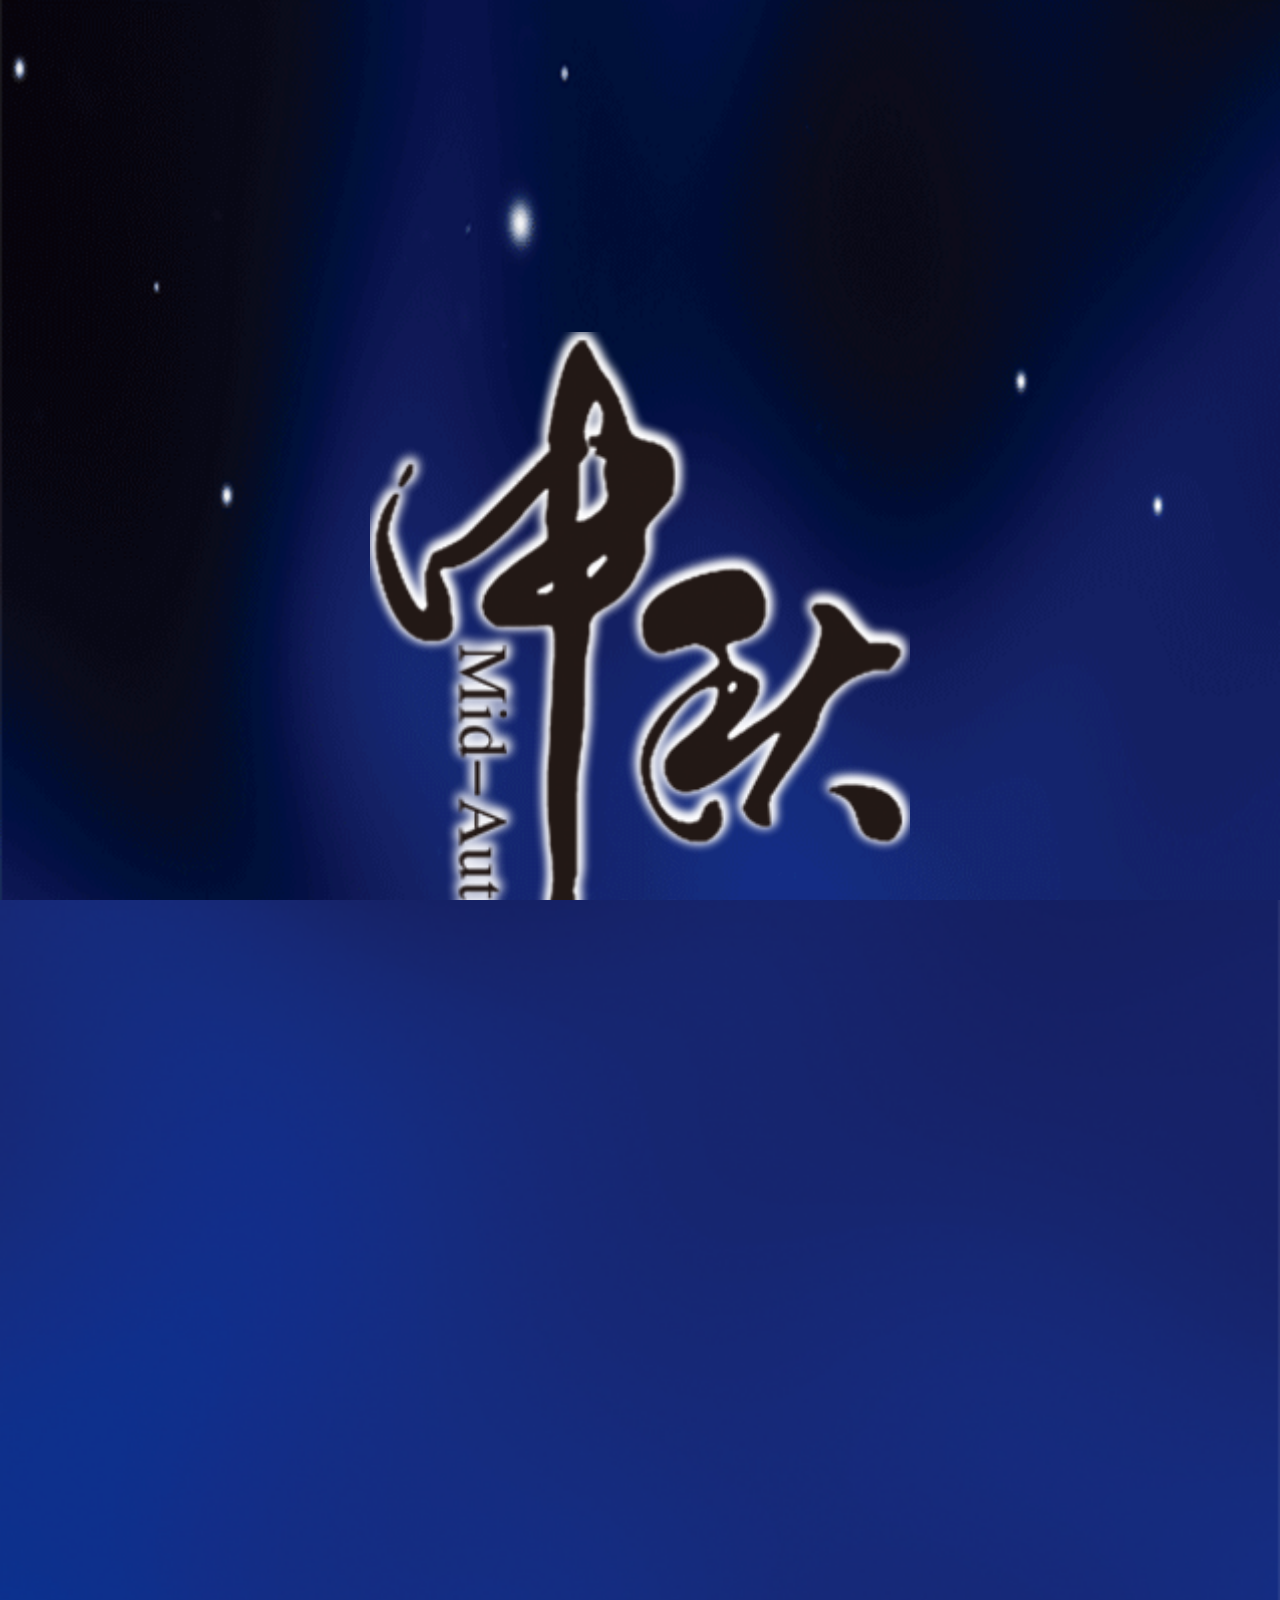
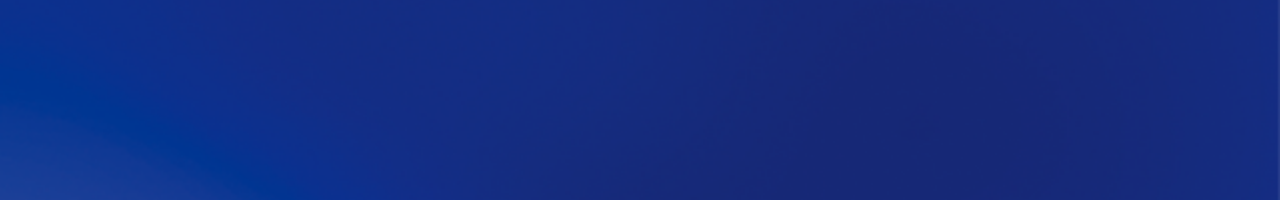
<file: 中秋节/index.html>
<!DOCTYPE html>
<html lang="en">
<head>
    <meta charset="UTF-8">
    <title></title>
    <meta name="viewport"
          content="width=device-width, user-scalable=no, initial-scale=1.0, maximum-scale=1.0, minimum-scale=1.0"/>
    <script src="js/fontsize.js"></script>
    <script src="js/zepto.min.js"></script>
    <script src="js/touch.js"></script>
    <script src="js/js.js"></script>
    <link rel="stylesheet" href="css/index.css"/>
    <link rel="stylesheet" href="css/animate.css"/>
</head>
<body>
<div class="page page_1">
    <img class="animate forwards movescale" src="images/page1_pic.png" alt=""/>
    <img class="moveright" src="images/page1_pic3.png" alt=""/>
    <img class="moveright" src="images/page1_pic2.png" alt=""/>
</div>
<div class="page page_2 pagedown">
    <p class="movexingxing animate forwards hide">中秋起源</p>
    <img class="animate forwards movexian hide" style="animation-delay: 1s" src="images/page2_xian1.png" alt=""/>
    <p class="movexingxing animate forwards hide " style="animation-delay: 1s">中秋习俗</p>
    <img class="animate forwards movexian hide" style="animation-delay: 2s" src="images/page2_xian2.png" alt=""/>
    <p class="movexingxing animate forwards hide " style="animation-delay: 2s">中秋美食</p>
    <img class="animate forwards movexian hide" style="animation-delay: 3s" src="images/page2_xian3.png" alt=""/>
    <p class="movexingxing animate forwards hide " style="animation-delay: 3s">中秋诗歌</p>
</div>
<div class="page page_3  pagedown">
    <div class="zhong hide">
        <img class="movexingxing animate forwards " src="images/page3_pic1.png" alt=""/>
        <p class="animate movetext forwards" style="animation-delay: 0.5s">中秋节<br>，又称月夕<br>、秋</p>
        <p class="animate movetext forwards" style="animation-delay: 1s">节<br>、仲秋节<br>、八月节<br>。追月</p>
        <p class="animate movetext forwards" style="animation-delay: 2s">节<br>、玩月节<br>、拜月节<br>、女儿</p>
        <p class="animate movetext forwards" style="animation-delay: 3s">节或者团圆节<br>。中秋节始于</p>
        <p class="animate movetext forwards" style="animation-delay: 4s">唐朝初期<br>，盛行于宋朝<br>、明</p>
        <p class="animate movetext forwards" style="animation-delay: 5s">清时期已成为于春节齐名的</p>
        <p class="animate movetext forwards" style="animation-delay: 6s">中国主要节日之一<br>。中秋节</p>
        <p class="animate movetext forwards" style="animation-delay: 7s">月圆兆人值团圆<br>，为寄托思</p>
        <p class="animate movetext forwards" style="animation-delay: 8s">念故乡<br>，思念亲人之情<br>，期</p>
        <p class="animate movetext forwards" style="animation-delay: 9s">盼丰收<br>、幸福成为丰富多彩</p>
        <p class="animate movetext forwards" style="animation-delay: 10s">弥足珍贵的文化遗产<br>。</p>
    </div>
    <img class="moveright hide" src="images/page1_pic3.png" alt=""/>
    <img class="moveright hide" style="animation-duration: 4s" src="images/page1_pic2.png" alt=""/>
</div>
<div class="page page_4 pagedown">
    <div class="page_4_top hide">
        <img class="movexingxing animate forwards " src="images/page4_pic1.png" alt=""/>
        <img class="animate movetext2 forwards" src="images/page4_text.png" alt=""/>
        <img src="images/page4_pic2.png" alt=""/>
    </div>
    <img class="moveleft animate forwards hide" src="images/page4_pic3.png" alt=""/>
    <img class="movexingxing animate forwards hide" src="images/page4_pic4.png" alt=""/>
    <img class="moveleft animate forwards hide" src="images/page4_pic5.png" alt=""/>
    <img class="movexingxing animate forwards hide" src="images/page4_pic6.png" alt=""/>
    <img class="moveleft animate forwards hide" src="images/page4_pic7.png" alt=""/>
    <img class="movexingxing animate forwards hide" src="images/page4_pic8.png" alt=""/>
</div>
<div class="page page_5 pagedown">
    <div class="page5_top hide">
        <img class="movexingxing animate forwards "  src="images/page5_pic.png" alt=""/>
        <img class="animate movetext2 forwards" src="images/page5_text.png" alt=""/>
        <img src="images/page5_pic1.png" alt=""/>
    </div>
    <img class="movexingxing animate forwards hide"  src="images/page5_pic2.png" alt=""/>
    <img class="moveleft animate forwards hide" src="images/page5_pic3.png" alt=""/>
    <img class="movexingxing animate forwards hide"  src="images/page5_pic4.png" alt=""/>
    <img class="moveleft animate forwards hide" src="images/page5_pic5.png" alt=""/>
    <img class="movexingxing animate forwards hide"  src="images/page5_pic6.png" alt=""/>
    <img class="moveleft animate forwards hide" src="images/page5_pic7.png" alt=""/>
</div>
<div class="page page_6 pagedown">
    <img src="images/page6_pic.png" class="hide" alt=""/>
    <img class="animate forwards top hide" src="images/page6_text1.png" alt=""/>
    <img class="animate forwards left hide" src="images/page6_text2.png" alt=""/>
    <img class="animate forwards scale hide" src="images/page6_text3.png" alt=""/>
</div>

</body>
</html>
</file>
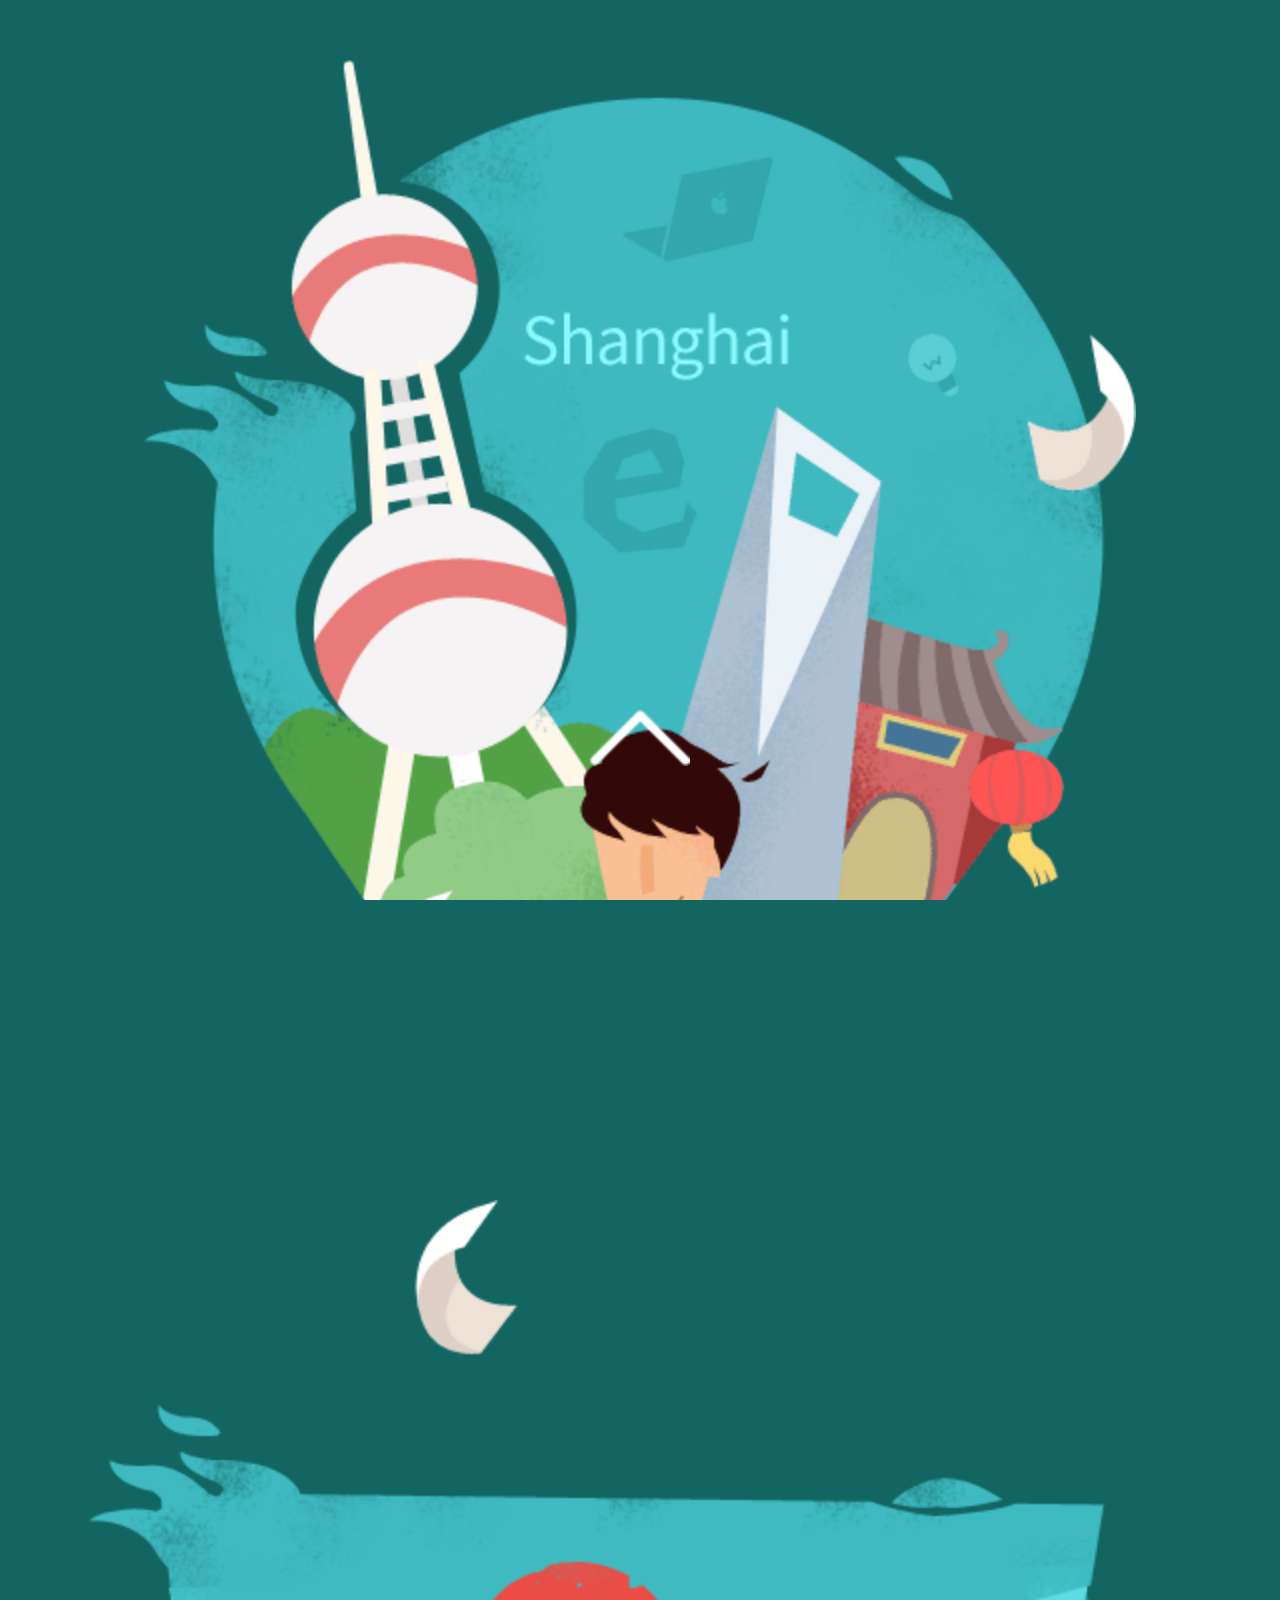
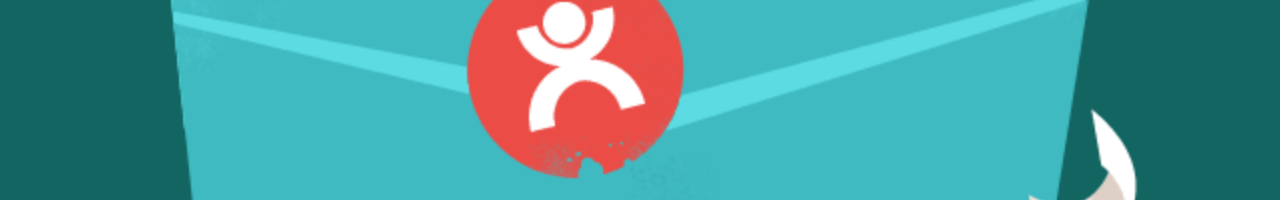
<file: 大众点评/index.html>
<!DOCTYPE html>
<html lang="en">
<head>
    <meta charset="UTF-8">
    <meta name="viewport"
          content="width=device-width, user-scalable=no, initial-scale=1.0, maximum-scale=1.0, minimum-scale=1.0"/>
    <title></title>
    <link rel="stylesheet" href="css/index.css"/>
    <link rel="stylesheet" href="css/animate.css"/>
    <script src="js/fontsize.js"></script>
</head>
<body>
<!--第一屏-->
<div class="page page1">
    <img src="img/cover.png" alt="" class="pic1 animated movedown"/>
    <img src="img/wording_cover.png" alt="" class="pic2 animated moveright"/>
</div>
<!--第二页-->
<div class="page page2 pageDown">

    <div class="subpage page2-1">
        <img src="img/wording.png" alt="" class="pic1 animated moveup hide"/>
        <img src="img/floating_develop.png" alt="" class="pic2 animated moveright hide"/>
        <img src="img/people.png" alt="" class="pic3 animated moveright hide"/>
        <img src="img/circle.png" alt="" class="pic4 animated movedown hide"/>
        <img src="img/check_design.png" alt="" class="pic5"/>
        <img src="img/dot1.png" alt="" class="pic6"/>
    </div>
    
    <div class="subpage page2-2 pageRight">
        <img src="img/introduction.png" alt="" class="pic1"/>
        <img src="img/btn_develop.png" alt="" class="pic2 "/>
        <img src="img/dot2.png" alt="" class="pic3"/>
    </div>
</div>
<!--第三页-->
<div class="page page3 pageDown">
    <div class="subpage page3-1">
        <img src="img/wording_design.png" alt="" class="pic1 animated moveup hide"/>
        <img src="img/floating_design.png" alt="" class="pic2 animated moveright hide"/>
        <img src="img/people_design.png" alt="" class="pic3 animated moveup hide"/>
        <img src="img/circle-design.png" alt="" class="pic4 animated movedown hide"/>
        <img src="img/check_design.png" alt="" class="pic5"/>
        <img src="img/dot1.png" alt="" class="pic6"/>
    </div>

    <div class="subpage page3-2 pageRight">
        <img src="img/introduction_design.png" alt="" class="pic1"/>
        <img src="img/btn_design.png" alt="" class="pic2 "/>
        <img src="img/dot2.png" alt="" class="pic3"/>
    </div>
</div>
<!--第四页-->
<div class="page page4 pageDown">
    <div class="subpage page4-1">
        <img src="img/wording_production.png" alt="" class="pic1 animated moveup hide"/>
        <img src="img/floating_production.png" alt="" class="pic2 animated moveright hide"/>
        <img src="img/people_production.png" alt="" class="pic3 animated moveleft hide"/>
        <img src="img/circle-production.png" alt="" class="pic4 animated movedown hide"/>
        <img src="img/check_design.png" alt="" class="pic5"/>
        <img src="img/dot1.png" alt="" class="pic6"/>
    </div>

    <div class="subpage page4-2 pageRight">
        <img src="img/introduction_production.png" alt="" class="pic1"/>
        <img src="img/btn_production.png" alt="" class="pic2 "/>
        <img src="img/dot2.png" alt="" class="pic3"/>
    </div>
</div>
<!--第五页-->
<div class="page page5 pageDown">
    <img src="img/pic_back.png" alt="" class="pic1"/>
    <img src="img/btn_join.png" alt="" class="pic2"/>
</div>

<div class="jiantou animated move infinite">
    <img src="img/icon_up.png" alt=""/>
</div>
</body>
</html>
<script src="js/zepto.min.js"></script>
<script src="js/touch.min.js"></script>
<script>
    var i=0;
    var a=$(".page").length-1;
    $("body").swipeUp(
            function(){
                if(i<a){
                    $(".page").eq(i).addClass("pageUp");
                    $(".page").eq(i).find("img").addClass("hide");
                    i++;
                    $(".page").eq(i).removeClass("pageDown");
                    $(".page").eq(i).find("img").removeClass("hide")
                }}
    );
    $("body").swipeDown(
            function(){
                if(i>0){
                    $(".page").eq(i).addClass("pageDown");
                    $(".page").eq(i).find("img").addClass("hide");
                    i--;
                    $(".page").eq(i).removeClass("pageUp");
                    $(".page").eq(i).find("img").removeClass("hide");

                }}
    );
    $(".page2,.page3,.page4").swipeLeft(
            function(){
                $(this).children("div").eq(0).addClass("pageLeft");
                $(this).children("div").eq(0).children().addClass("hide");
                $(this).children("div").eq(1).removeClass("pageRight");

            }
    );
    $(".page2,.page3,.page4").swipeRight(
            function(){
                $(this).children("div").eq(0).removeClass("pageLeft");
                $(this).children("div").eq(0).children().removeClass("hide");
                $(this).children("div").eq(1).addClass("pageRight");

            }
    )
</script>
</file>
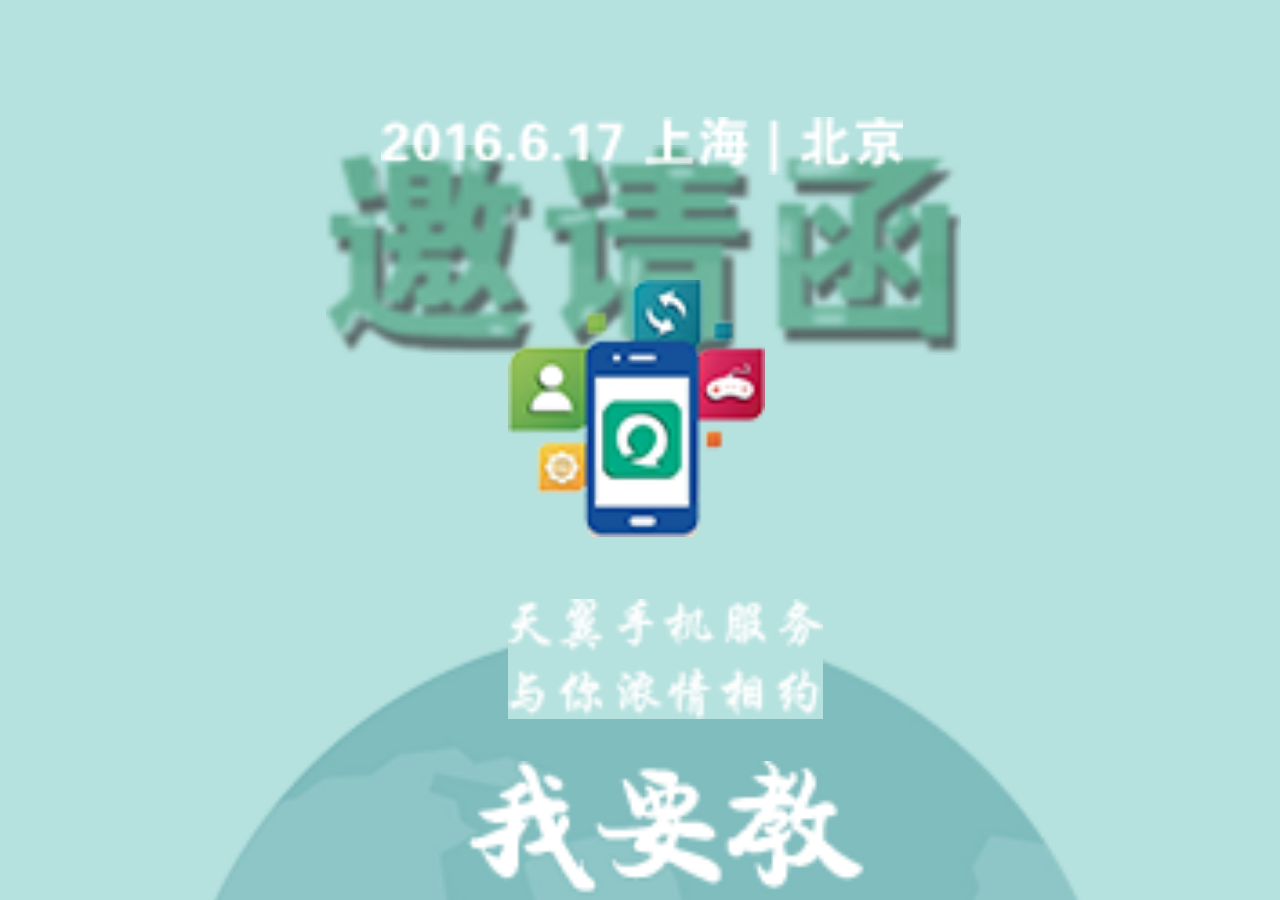
<file: 8屏动画效果/邀请函.html>
<!DOCTYPE html>
<html lang="en">
<head>
    <meta charset="UTF-8">
    <title></title>
    <meta name="viewport"
          content="width=device-width, user-scalable=no, initial-scale=1.0, maximum-scale=1.0, minimum-scale=1.0"/>
    <link rel="stylesheet" href="css/animate.min.css"/>
    <link rel="stylesheet" href="css/swiper.min.css"/>
    <link rel="stylesheet" href="css/8屏.css"/>
    <script src="js/fontsize.js"></script>
    <script src="js/swiper.min.js"></script>
    <script src="js/swiper.animate1.0.2.min.js"></script>
</head>
<body>
<div class="swiper-container">
    <div class="swiper-wrapper">
        <!-- 第一屏-->
        <div class="swiper-slide page1">
            <img class="pic1 ani" swiper-animate-effect="fadeInUp" swiper-animate-duration="0.5s"  src="images/yaoqinghan.png" alt=""/>
            <img class="pic2 ani" swiper-animate-effect=" rollIn" swiper-animate-duration="0.5s" swiper-animate-delay="0.3s" src="images/xiaoren.png" alt=""/>
            <img class="pic3 ani" swiper-animate-effect="  swing" swiper-animate-duration="0.5s" swiper-animate-delay="0.3s" src="images/wenzi.png" alt=""/>
            <img class="pic4 " src="images/wenzi2.png" alt=""/>
            <img class="pic5 ani" swiper-animate-effect="  bounceInUp" swiper-animate-duration="0.5s" swiper-animate-delay="0.3s" src="images/shouji.png" alt=""/>
            <img class="pic6" src="images/wenzi3.png" alt=""/>
        </div>
        <!-- 第二屏-->
        <div class="swiper-slide page2">
            <img class="pic1 ani" swiper-animate-effect="fadeInUp" swiper-animate-duration="0.5s" src="images/page2_wezi.png" alt=""/>
            <img class="pic2" src="images/baikuai.png" alt=""/>
            <img class="pic3 ani" swiper-animate-effect="  swing" swiper-animate-duration="0.5s" swiper-animate-delay="0.3s"src="images/lansewenzi.png" alt=""/>
            <img class="pic4 ani" swiper-animate-effect="  bounceInUp" swiper-animate-duration="0.5s" src="images/laoren.png" alt=""/>
        </div>
        <!-- 第三屏-->
        <div class="swiper-slide page3">
            <img class="pic1 " src="images/page3_sanjiao1.png" alt=""/>
            <img class="pic2 " src="images/page3_sanjiao2.png" alt=""/>
            <img class="pic3 " src="images/page3_sanjiao3.png" alt=""/>
            <img class="pic4 " src="images/page3_lankuai.png" alt=""/>
            <img class="pic5 " src="images/page3_lankuai.png" alt=""/>
            <img class="pic6 " src="images/page3_huodong.png" alt=""/>
            <img class="pic7 ani" swiper-animate-effect=" rollIn" swiper-animate-duration="0.5s" swiper-animate-delay="0.3s" src="images/page3_wenzi1.png" alt=""/>
            <img class="pic8" src="images/page3_wenzi2.png" alt=""/>
            <img class="pic9" src="images/page3_lankuai1.png" alt=""/>
            <img class="pic10 ani" swiper-animate-effect="rotateInDownRight" swiper-animate-duration="0.5s" src="images/page3_wenzi3.png" alt=""/>
            <img class="pic11 ani" swiper-animate-effect="fadeInUp" swiper-animate-duration="0.5s"  src="images/page3_wenzi4.png" alt=""/>
        </div>
        <!-- 第四屏-->
        <div class="swiper-slide page4">
            <img class="pic1 ani" swiper-animate-effect="fadeInUp" swiper-animate-duration="0.5s"  src="images/page4_pic2.png" alt=""/>
            <img class="pic2 ani" swiper-animate-effect=" rollIn" swiper-animate-duration="0.5s" swiper-animate-delay="0.3s" src="images/page4_pic.png" alt=""/>
        </div>
        <!-- 第五屏-->
        <div class="swiper-slide page5">
            <img class="pic1 ani" swiper-animate-effect="rollIn" swiper-animate-duration="0.5s" src="images/page5_wenzi.png" alt=""/>
            <img class="pic2 ani" swiper-animate-effect="bounceInLeft" swiper-animate-duration="0.5s" swiper-animate-delay="0.3s" src="images/page5_pic1.png" alt=""/>
            <img class="pic3 ani" swiper-animate-effect="bounceInLeft" swiper-animate-duration="0.5s" swiper-animate-delay="0.3s" src="images/page5_pic2.png" alt=""/>
            <img class="pic4 ani" swiper-animate-effect="bounceInLeft" swiper-animate-duration="0.5s" swiper-animate-delay="0.3s" src="images/page5_pic3.png" alt=""/>
        </div>
        <!-- 第六屏-->
        <div class="swiper-slide page6">
            <img class="pic1 ani" swiper-animate-effect="fadeInDown" swiper-animate-duration="0.5s" swiper-animate-delay="0.3s" src="images/tu4-1.png" alt=""/>
            <img class="pic2 ani" swiper-animate-effect="fadeInDown" swiper-animate-duration="0.5s" swiper-animate-delay="0.3s" src="images/tu4-2.png" alt=""/>
            <img class="pic3 ani" swiper-animate-effect="fadeInUp" swiper-animate-duration="0.5s" swiper-animate-delay="0.4s" src="images/tu4-3.png" alt=""/>
            <img class="pic4 ani" swiper-animate-effect="fadeInUp" swiper-animate-duration="0.5s" swiper-animate-delay="0.4s" src="images/tu4-4.png" alt=""/>
            <img class="pic5 ani" swiper-animate-effect="wobble" swiper-animate-duration="0.5s" swiper-animate-delay="0.5s" src="images/tu4-5.png" alt=""/>
            <img class="pic6 ani" swiper-animate-effect="lightSpeedIn" swiper-animate-duration="0.5s" swiper-animate-delay="0.6s" src="images/tu4-6.png" alt=""/>
        </div>
        <!-- 第七屏-->
        <div class="swiper-slide page7">
            <img class="pic1 ani" swiper-animate-effect="lightSpeedIn" swiper-animate-duration="0.5s" swiper-animate-delay="0.3s"src="images/tu8-1.png" alt=""/>
            <img class="pic2 ani" swiper-animate-effect="fadeInLeft" swiper-animate-duration="0.5s" swiper-animate-delay="0.4s" src="images/tu8-2.png" alt=""/>
            <img class="pic3 ani" swiper-animate-effect="fadeInLeft" swiper-animate-duration="0.5s" swiper-animate-delay="0.4s" src="images/tu8-3.png" alt=""/>
            <img class="pic4 ani" swiper-animate-effect="fadeInRight" swiper-animate-duration="0.5s" swiper-animate-delay="0.5s" src="images/tu8-4.png" alt=""/>
            <img class="pic5 ani" swiper-animate-effect="fadeInRight" swiper-animate-duration="0.5s" swiper-animate-delay="0.5s" src="images/tu8-5.png" alt=""/>
            <img class="pic6" src="images/tu8-6.png" alt=""/>
        </div>
        <!-- 第八屏-->
        <div class="swiper-slide page8">
            <img class="pic1 ani" swiper-animate-effect="bounce" swiper-animate-duration="0.5s"  src="images/tu7-1.png" alt=""/>
            <img class="pic2 ani" swiper-animate-effect="flipInX" swiper-animate-duration="0.5s" swiper-animate-delay="0.3s" src="images/tu7-2.png" alt=""/>
            <img class="pic3 ani" swiper-animate-effect="flip" swiper-animate-duration="0.5s" swiper-animate-delay="0.4s" src="images/tu7-3.png" alt=""/>
            <img class="pic4 ani" swiper-animate-effect="wobble" swiper-animate-duration="0.5s" swiper-animate-delay="0.5s" src="images/tu7-4.png" alt=""/>
        </div>
    </div>
</div>
</body>
</html>
<script>
    var mySwiper = new Swiper ('.swiper-container', {
        direction : 'vertical' , //垂直方向滑动
        onInit: function(swiper){ //Swiper2.x的初始化是onFirstInit
            swiperAnimateCache(swiper); //隐藏动画元素
            swiperAnimate(swiper); //初始化完成开始动画
        },
        onSlideChangeEnd: function(swiper){
            swiperAnimate(swiper); //每个slide切换结束时也运行当前slide动画
        }
    })
</script>
</file>
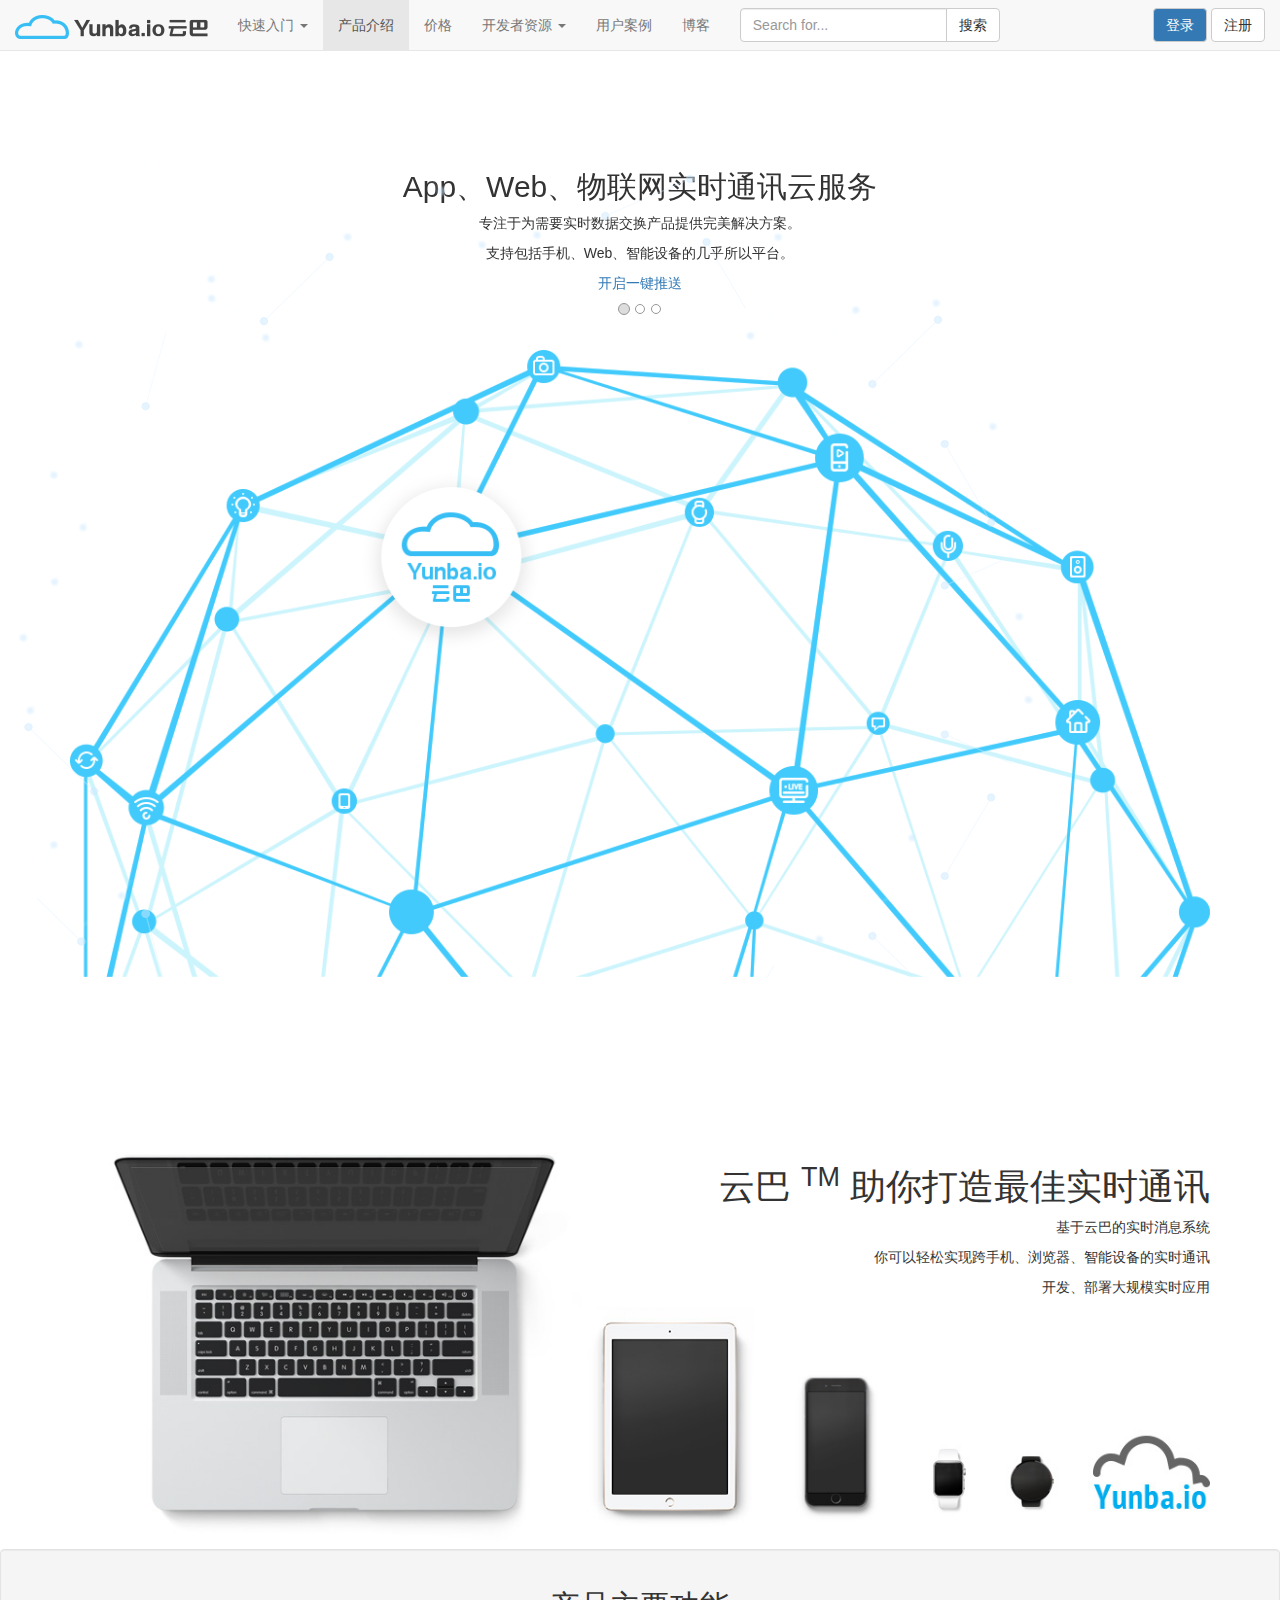
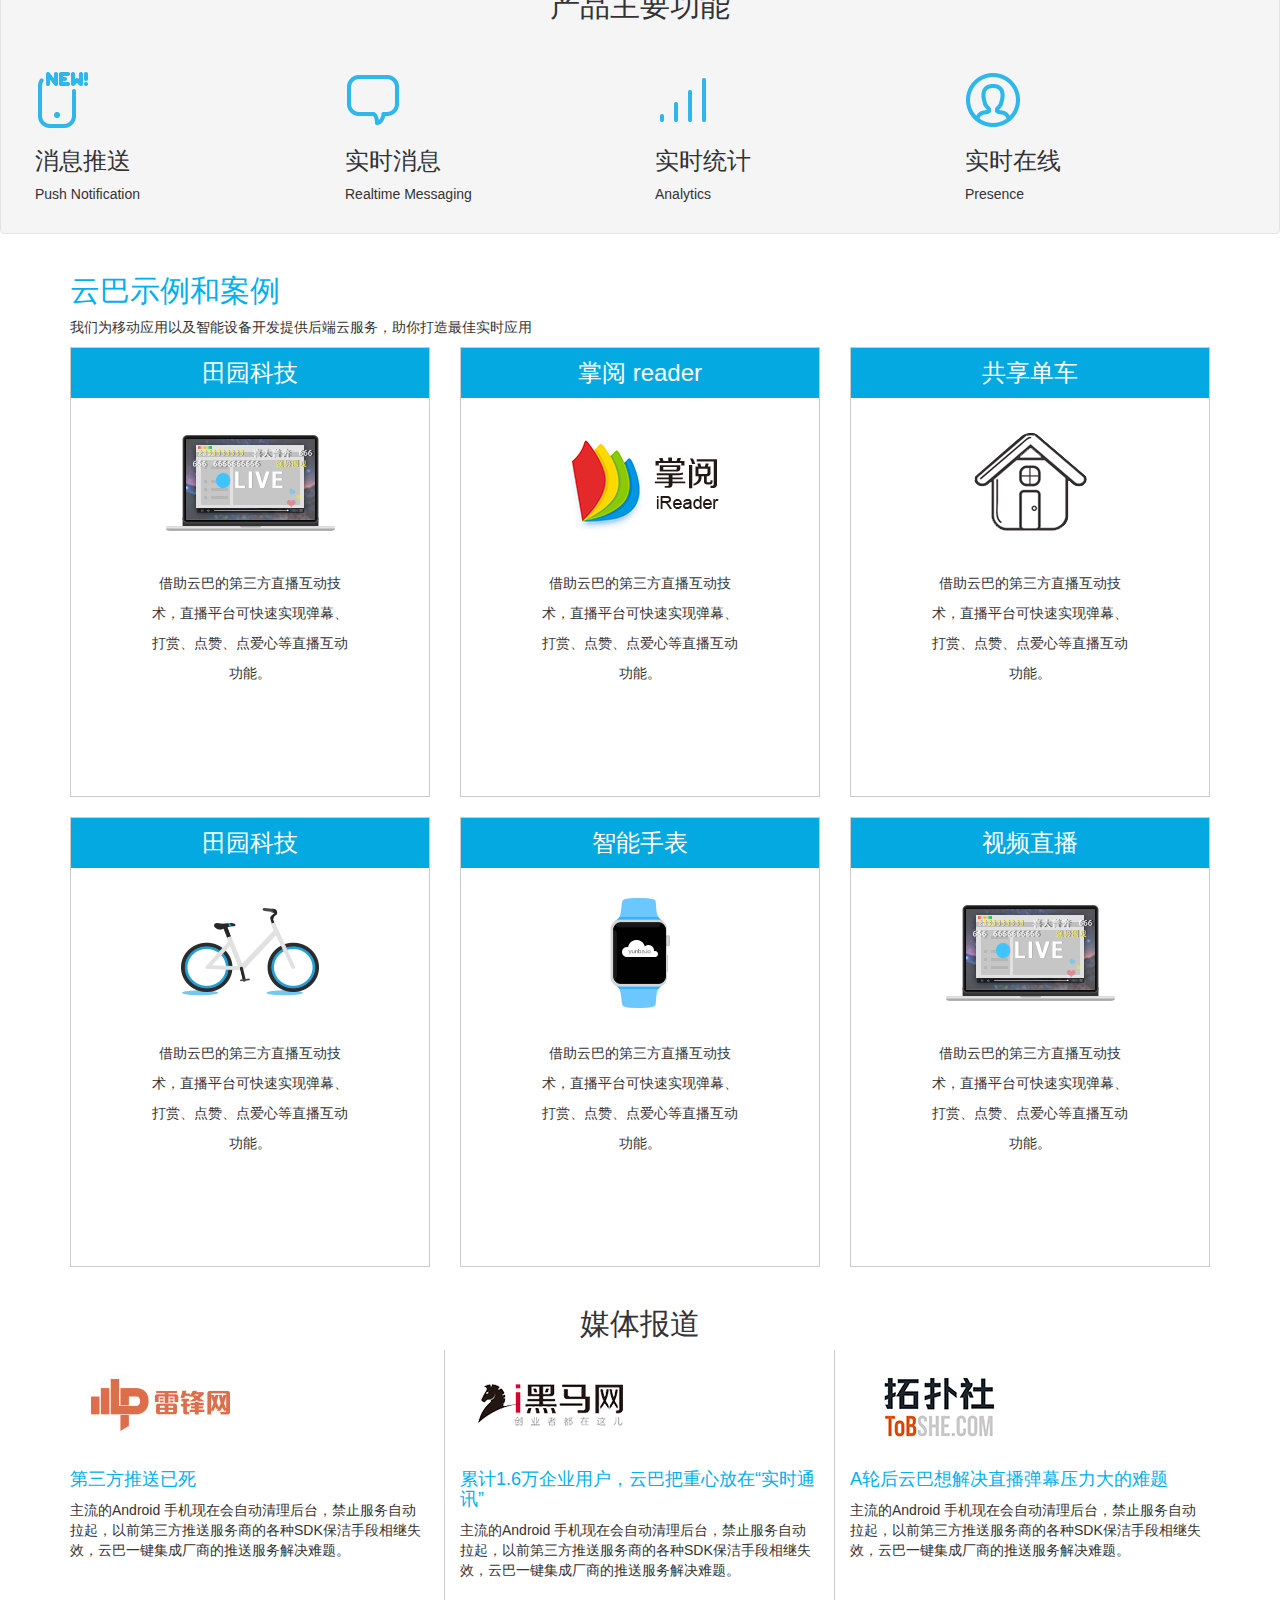
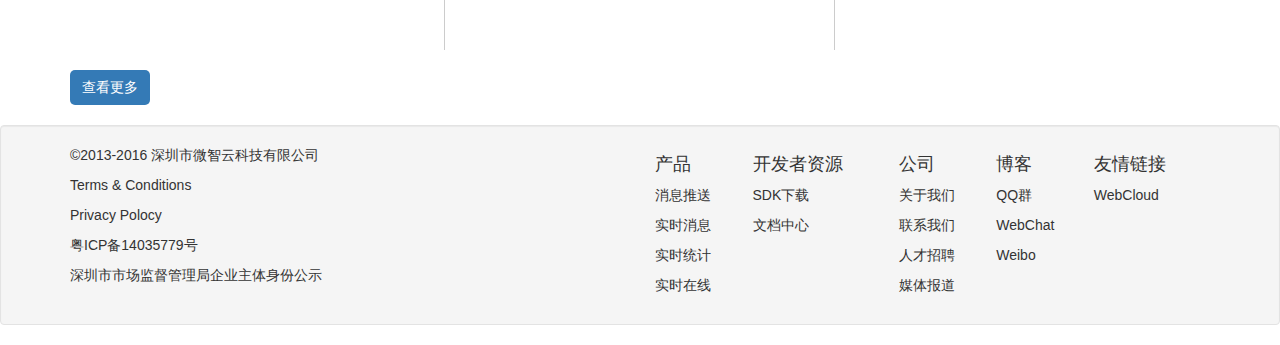
<file: 云巴/云巴练习.html>
<!DOCTYPE html>
<html lang="en">
<head>
    <meta charset="UTF-8">
    <title></title>
    <meta name="viewport"
          content="width=device-width, user-scalable=no, initial-scale=1.0, maximum-scale=1.0, minimum-scale=1.0"/>
    <link rel="stylesheet" href="css/bootstrap.min.css"/>
    <style>
        *{
            padding: 0;
            margin: 0;
        }
        .circle li{
            border: 1px solid #969696;
        }
        .circle .active{
            background: #dddddd;
        }
        .wrap{
            margin-top: 150px;
            text-align: center;
            overflow: hidden;
            position: relative;
        }
        .dian{
            position: absolute;
            top: 0;
            left: 50%;
            margin-left: -50%;
        }
        @media screen and (min-width: 768px){
            .banner{
                height: 200px;
            }
            .container .row .desc{
                text-align: right;
                position: relative;
                top: 170px;
                z-index: 999;
            }
        }
        @media screen and (max-width: 768px){
            .banner{
                height: 250px;
            }
            .desc{
                position: static;
            }
        }

        /*旋转的点点*/
        .xuanzhuan{
            animation: xuanzhuan 15s linear infinite;
        }
        @keyframes xuanzhuan {
            0%{transform: rotate(0deg)}
            100%{transform: rotate(360deg)}
        }


        /*section*/
        .well h2{
            text-align: center;
            margin-bottom: 50px;
        }

        /*产品主要功能  图片旋转 文字移动*/
        .well .col-md-3:hover img{
            transform: rotateZ(30deg);
        }
        .well .col-md-3:hover{
            transform: translateY(-10px);
        }

        /*main*/
        .main .container h2{
            color: #00afee;
        }

        .main .col-md-4 .caption .wenzi{
            background: #04a9e1;
            color: white;
            text-align: center;
            width: 100%;
            height: 50px;
            line-height:50px;
            padding: 0;
            margin: 0;
            background: linear-gradient(left,#02d7af 40%,#01cdee 100% );
        }
        .main .col-md-4 .caption{
            text-align: center;
            border: 1px solid #cbcbcb;
            height: 450px;
            margin-bottom: 20px;
        }
        .main .col-md-4 .caption img{
            margin-top: 30px;
        }
        .main .col-md-4 .caption p{
            width: 200px;
            line-height: 30px;
            text-align: center;
            margin: 0 auto;
            margin-top: 30px;
        }
        /*阴影*/
        .shadow:hover{
            transition: all 0.5s linear;
            box-shadow: 5px 6px 5px 0 grey;
        }


        /*main1*/
        .main1 .container .col-md-4{
            height: 300px;
            border-right: 1px solid #cccccc;
        }
        .main1 .container h2{
            text-align: center;
        }
        .main1 .container h4{
            color: #00b0ed;
        }
        .main1 .container p{
            text-align: left;
        }
        .main1 .container a{
            width: 80px;
            height: 35px;
            display: block;
            text-align: center;
            line-height: 35px;
            color: white;
            background: #347ab6;
            border-radius: 5px;
            margin: 20px 0;
        }
    </style>
</head>
<body>
<!--导航条-->
<nav class="navbar navbar-default navbar-fixed-top">
    <div class="container-fluid">
        <!-- Brand and toggle get grouped for better mobile display -->
        <div class="navbar-header">
            <button type="button" class="navbar-toggle collapsed" data-toggle="collapse" data-target="#bs-example-navbar-collapse-1" aria-expanded="false">
                <span class="sr-only">Toggle navigation</span>
                <span class="glyphicon glyphicon-heart"></span>
            </button>
            <a class="navbar-brand" href="#"><img src="images/logo3.png" alt=""/></a>
        </div>

        <!-- Collect the nav links, forms, and other content for toggling -->
        <div class="collapse navbar-collapse" id="bs-example-navbar-collapse-1">
            <ul class="nav navbar-nav">
                <li class="dropdown">
                    <a href="#" class="dropdown-toggle" data-toggle="dropdown" role="button" aria-haspopup="true" aria-expanded="false">快速入门 <span class="caret"></span></a>
                    <ul class="dropdown-menu">
                        <li><a href="#">Action</a></li>
                        <li><a href="#">Another action</a></li>
                        <li><a href="#">Something else here</a></li>
                        <li role="separator" class="divider"></li>
                        <li><a href="#">Separated link</a></li>
                        <li role="separator" class="divider"></li>
                        <li><a href="#">One more separated link</a></li>
                    </ul>
                </li>
                <li class="active"><a href="#">产品介绍 <span class="sr-only">(current)</span></a></li>
                <li><a href="#">价格</a></li>
                <li class="dropdown">
                    <a href="#" class="dropdown-toggle" data-toggle="dropdown" role="button" aria-haspopup="true" aria-expanded="false">开发者资源 <span class="caret"></span></a>
                    <ul class="dropdown-menu">
                        <li><a href="#">Action</a></li>
                        <li><a href="#">Another action</a></li>
                        <li><a href="#">Something else here</a></li>
                        <li role="separator" class="divider"></li>
                        <li><a href="#">Separated link</a></li>
                        <li role="separator" class="divider"></li>
                        <li><a href="#">One more separated link</a></li>
                    </ul>
                </li>
                <li><a href="#">用户案例</a></li>
                <li><a href="#">博客</a></li>
            </ul>
            <form class="navbar-form navbar-left">
                <div class="input-group">
                    <input type="text" class="form-control" placeholder="Search for...">
                         <span class="input-group-btn">
                         <button class="btn btn-default" type="button">搜索</button>
                         </span>
                </div><!-- /input-group -->
            </form>
            <form class="navbar-form navbar-right">
                <button type="button" class="btn btn-default" style="background: #3479b4;color: white">登录</button>
                <button type="button" class="btn btn-default">注册</button>
            </form>


        </div><!-- /.navbar-collapse -->
    </div><!-- /.container-fluid -->
</nav>
<!--中间-->
<div class="wrap">
    <div id="carousel-example-generic" class="carousel slide" data-ride="carousel">
        <!-- Indicators -->
        <ol class="carousel-indicators circle">
            <li data-target="#carousel-example-generic" data-slide-to="0" class="active"></li>
            <li data-target="#carousel-example-generic" data-slide-to="1"></li>
            <li data-target="#carousel-example-generic" data-slide-to="2"></li>
        </ol>

        <!-- Wrapper for slides -->
        <div class="carousel-inner banner" role="listbox">
            <div class="item active">
                <h2>App、Web、物联网实时通讯云服务</h2>
                <p>专注于为需要实时数据交换产品提供完美解决方案。</p>
                <p>支持包括手机、Web、智能设备的几乎所以平台。</p>
                <a href="" class="link link-play">开启一键推送</a>
            </div>
            <div class="item">
                <h2>App、Web、物联网实时通讯云服务</h2>
                <p>集成云巴、SDK，轻松实现视频直播互动功能。</p>
                <a href="" class="link link-sdk">开始使用</a>
            </div>
            <div class="item">
                <h2>App、Web、物联网实时通讯云服务</h2>
                <p>集成云巴、SDK，轻松实现视频直播互动功能。</p>
                <a href="" class="link link-sdk">立即观看</a>
            </div>

        </div>


    </div>
    <div class="container">
        <img class="img-responsive" src="images/home.png" alt=""/>
    </div>
    <div class="container dian xuanzhuan">
        <img class="rotate-img img-responsive" src="images/1020px.png" alt=""/>
    </div>
</div>
<!--主体-->
<div class="container">
    <div class="row">
        <div class="col-md-6 col-xs-12 col-md-offset-6 desc">
            <h1>云巴 <sup>TM</sup> 助你打造最佳实时通讯</h1>
            <p>基于云巴的实时消息系统</p>
            <p>你可以轻松实现跨手机、浏览器、智能设备的实时通讯</p>
            <p>开发、部署大规模实时应用</p>
        </div>

        <div class="col-xs-12 col-md-12">
            <img class="img-responsive" src="images/introduce.jpg" alt=""/>
        </div>

    </div>
</div>
<!--产品主要功能-->
<section class="well">
    <div class="container-fluid">
        <h2>产品主要功能</h2>
        <div class="row">
            <div class="col-md-3">
                <img src="images/push.png" alt=""/>
                <h3>消息推送</h3>
                <p>Push Notification</p>
            </div>
            <div class="col-md-3">
                <img src="images/msg.png" alt=""/>
                <h3>实时消息</h3>
                <p>Realtime Messaging</p>
            </div>
            <div class="col-md-3">
                <img src="images/stat.png" alt=""/>
                <h3>实时统计</h3>
                <p>Analytics</p>
            </div>
            <div class="col-md-3">
                <img src="images/user.png" alt=""/>
                <h3>实时在线</h3>
                <p>Presence</p>
            </div>
        </div>
    </div>
</section>
<!--云巴示例和案例-->
<div class="main">
    <div class="container">
        <h2>云巴示例和案例</h2>
        <p>我们为移动应用以及智能设备开发提供后端云服务，助你打造最佳实时应用</p>

        <div class="row">
            <div class="col-sm-6 col-md-4">
                <div class="caption shadow">
                    <h3 class="wenzi">田园科技</h3>
                    <img src="images/case-live-video.png" alt=""/>
                    <p>借助云巴的第三方直播互动技术，直播平台可快速实现弹幕、打赏、点赞、点爱心等直播互动功能。</p>
                </div>
            </div>
            <div class="col-sm-6 col-md-4">
                <div class="caption shadow">
                    <h3 class="wenzi">掌阅 reader</h3>
                    <img src="images/case-ireader.png" alt=""/>
                    <p>借助云巴的第三方直播互动技术，直播平台可快速实现弹幕、打赏、点赞、点爱心等直播互动功能。</p>
                </div>
            </div>
            <div class="col-sm-6 col-md-4">
                <div class="caption shadow">
                    <h3 class="wenzi">共享单车</h3>
                    <img src="images/icon(2).png" alt=""/>
                    <p>借助云巴的第三方直播互动技术，直播平台可快速实现弹幕、打赏、点赞、点爱心等直播互动功能。</p>
                </div>
            </div>
        </div>
        <div class="row">
            <div class="col-sm-6 col-md-4">
                <div class="caption shadow">
                    <h3 class="wenzi">田园科技</h3>
                    <img src="images/icon(1).png" alt=""/>
                    <p>借助云巴的第三方直播互动技术，直播平台可快速实现弹幕、打赏、点赞、点爱心等直播互动功能。</p>
                </div>
            </div>
            <div class="col-sm-6 col-md-4">
                <div class="caption shadow">
                    <h3 class="wenzi">智能手表</h3>
                    <img src="images/case-watch.png" alt=""/>
                    <p>借助云巴的第三方直播互动技术，直播平台可快速实现弹幕、打赏、点赞、点爱心等直播互动功能。</p>
                </div>
            </div>
            <div class="col-sm-6 col-md-4">
                <div class="caption shadow">
                    <h3 class="wenzi">视频直播</h3>
                    <img src="images/case-live-video.png" alt=""/>
                    <p>借助云巴的第三方直播互动技术，直播平台可快速实现弹幕、打赏、点赞、点爱心等直播互动功能。</p>
                </div>
            </div>
        </div>
    </div>
</div>
<!--媒体报道-->
<div class="main1">
    <div class="container">
        <h2>媒体报道</h2>
        <div class="row">
            <div class="col-md-4">
                <img src="images/leiphone.jpg" alt=""/>
                <h4>第三方推送已死</h4>
                <p>主流的Android 手机现在会自动清理后台，禁止服务自动拉起，以前第三方推送服务商的各种SDK保洁手段相继失效，云巴一键集成厂商的推送服务解决难题。</p>
            </div>
            <div class="col-md-4">
                <img src="images/iheima.jpg" alt=""/>
                <h4>累计1.6万企业用户，云巴把重心放在“实时通讯”</h4>
                <p>主流的Android 手机现在会自动清理后台，禁止服务自动拉起，以前第三方推送服务商的各种SDK保洁手段相继失效，云巴一键集成厂商的推送服务解决难题。</p>
            </div>
            <div class="col-md-4" style="border-right: 0">
                <img src="images/tob.jpg" alt=""/>
                <h4>A轮后云巴想解决直播弹幕压力大的难题</h4>
                <p>主流的Android 手机现在会自动清理后台，禁止服务自动拉起，以前第三方推送服务商的各种SDK保洁手段相继失效，云巴一键集成厂商的推送服务解决难题。</p>
            </div>
        </div>
        <a href="">查看更多</a>
    </div>
</div>
<!--footer-->
<footer class="well" id="footer">
    <div class="container">
        <div class="row">
            <div class="col-md-6">
                <p>&copy;2013-2016 深圳市微智云科技有限公司</p>
                <P>Terms & Conditions</P>
                <p>Privacy Polocy</p>
                <p>粤ICP备14035779号</p>
                <p>深圳市市场监督管理局企业主体身份公示</p>
            </div>
            <div class="col-md-6">
                <div class="row">
                    <div class="col-md-2">
                        <h4>产品</h4>
                        <p>消息推送</p>
                        <p>实时消息</p>
                        <p>实时统计</p>
                        <p>实时在线</p>
                    </div>
                    <div class="col-md-3">
                        <h4>开发者资源</h4>
                        <p>SDK下载</p>
                        <p>文档中心</p>
                    </div>
                    <div class="col-md-2">
                        <h4>公司</h4>
                        <p>关于我们</p>
                        <p>联系我们</p>
                        <p>人才招聘</p>
                        <P>媒体报道 </P>
                    </div>
                    <div class="col-md-2">
                        <h4>博客</h4>
                        <p>QQ群</p>
                        <p>WebChat</p>
                        <p>Weibo</p>
                    </div>
                    <div class="col-md-3">
                        <h4>友情链接</h4>
                        <p>WebCloud</p>
                    </div>
                </div>
            </div>
        </div>
    </div>
</footer>
</body>
</html>
<script src="js/jquery-1.12.4.js"></script>
<script src="js/bootstrap.min.js"></script>
</file>
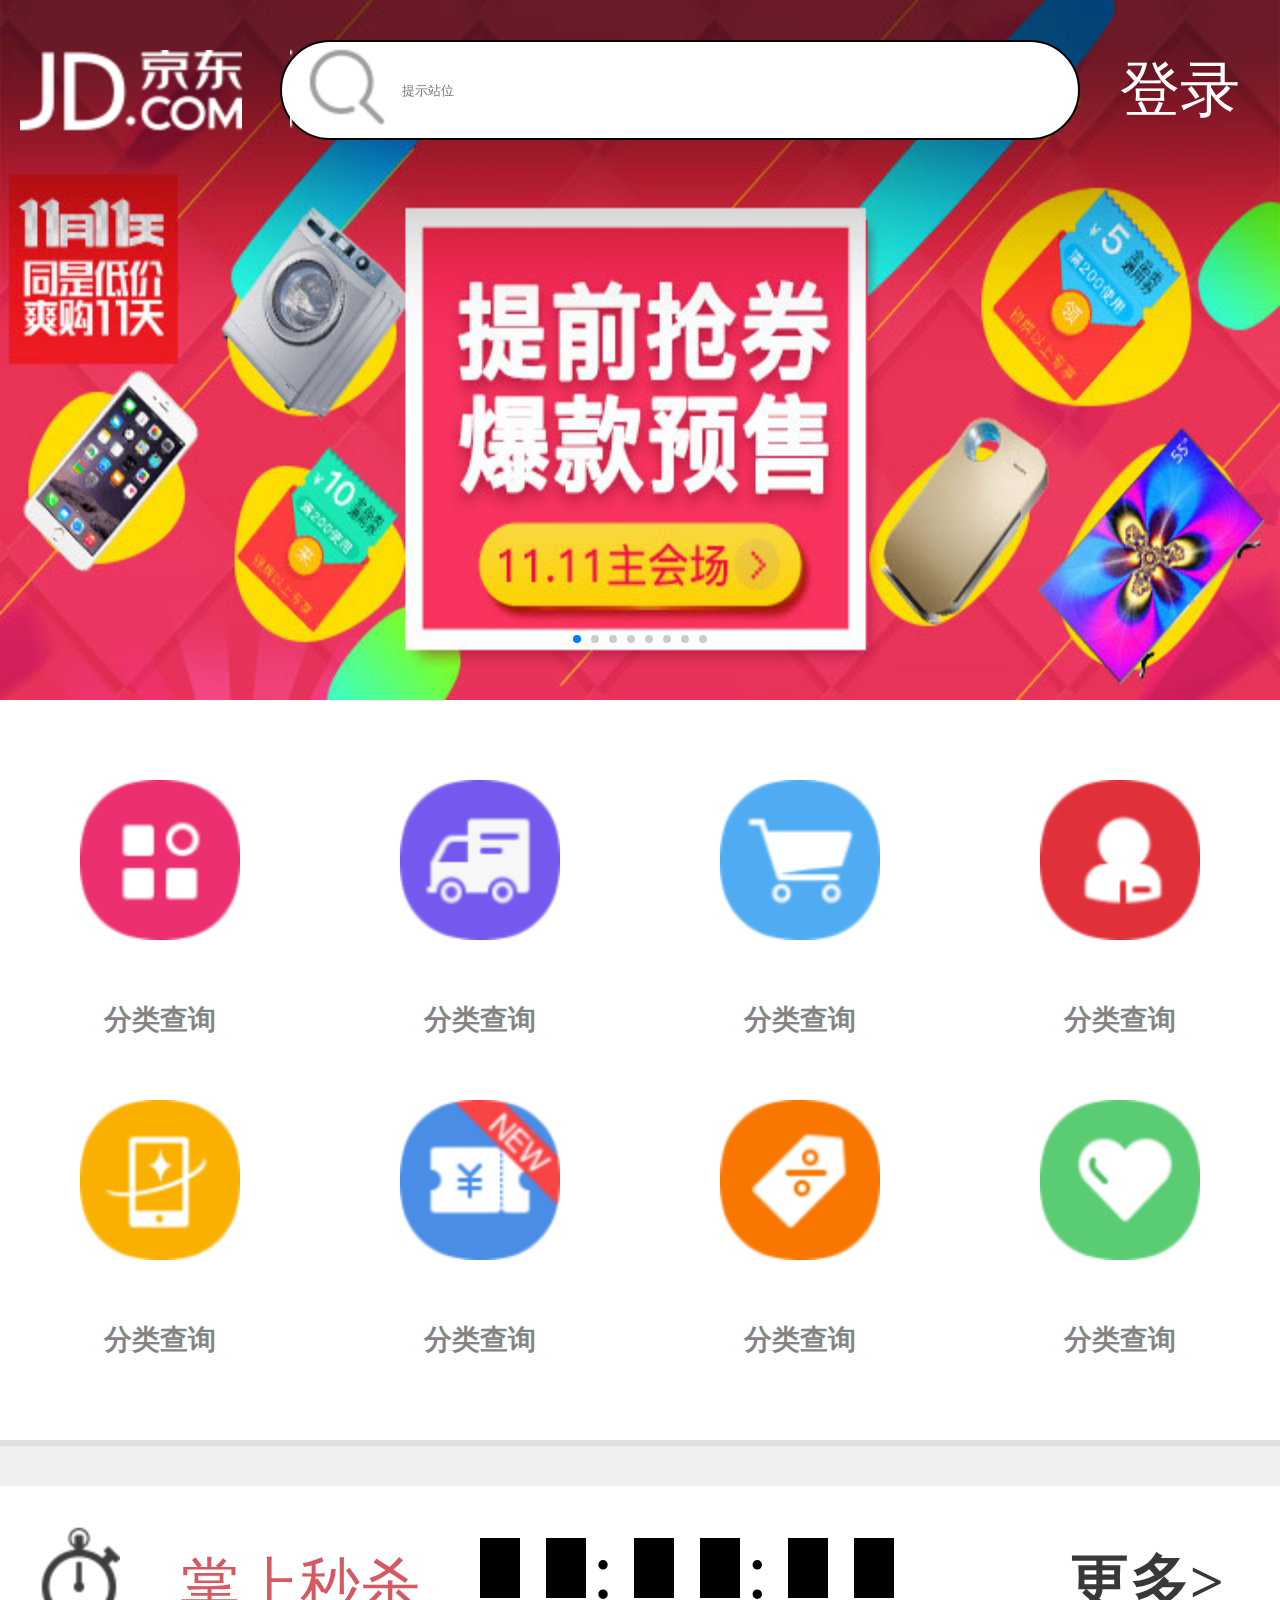
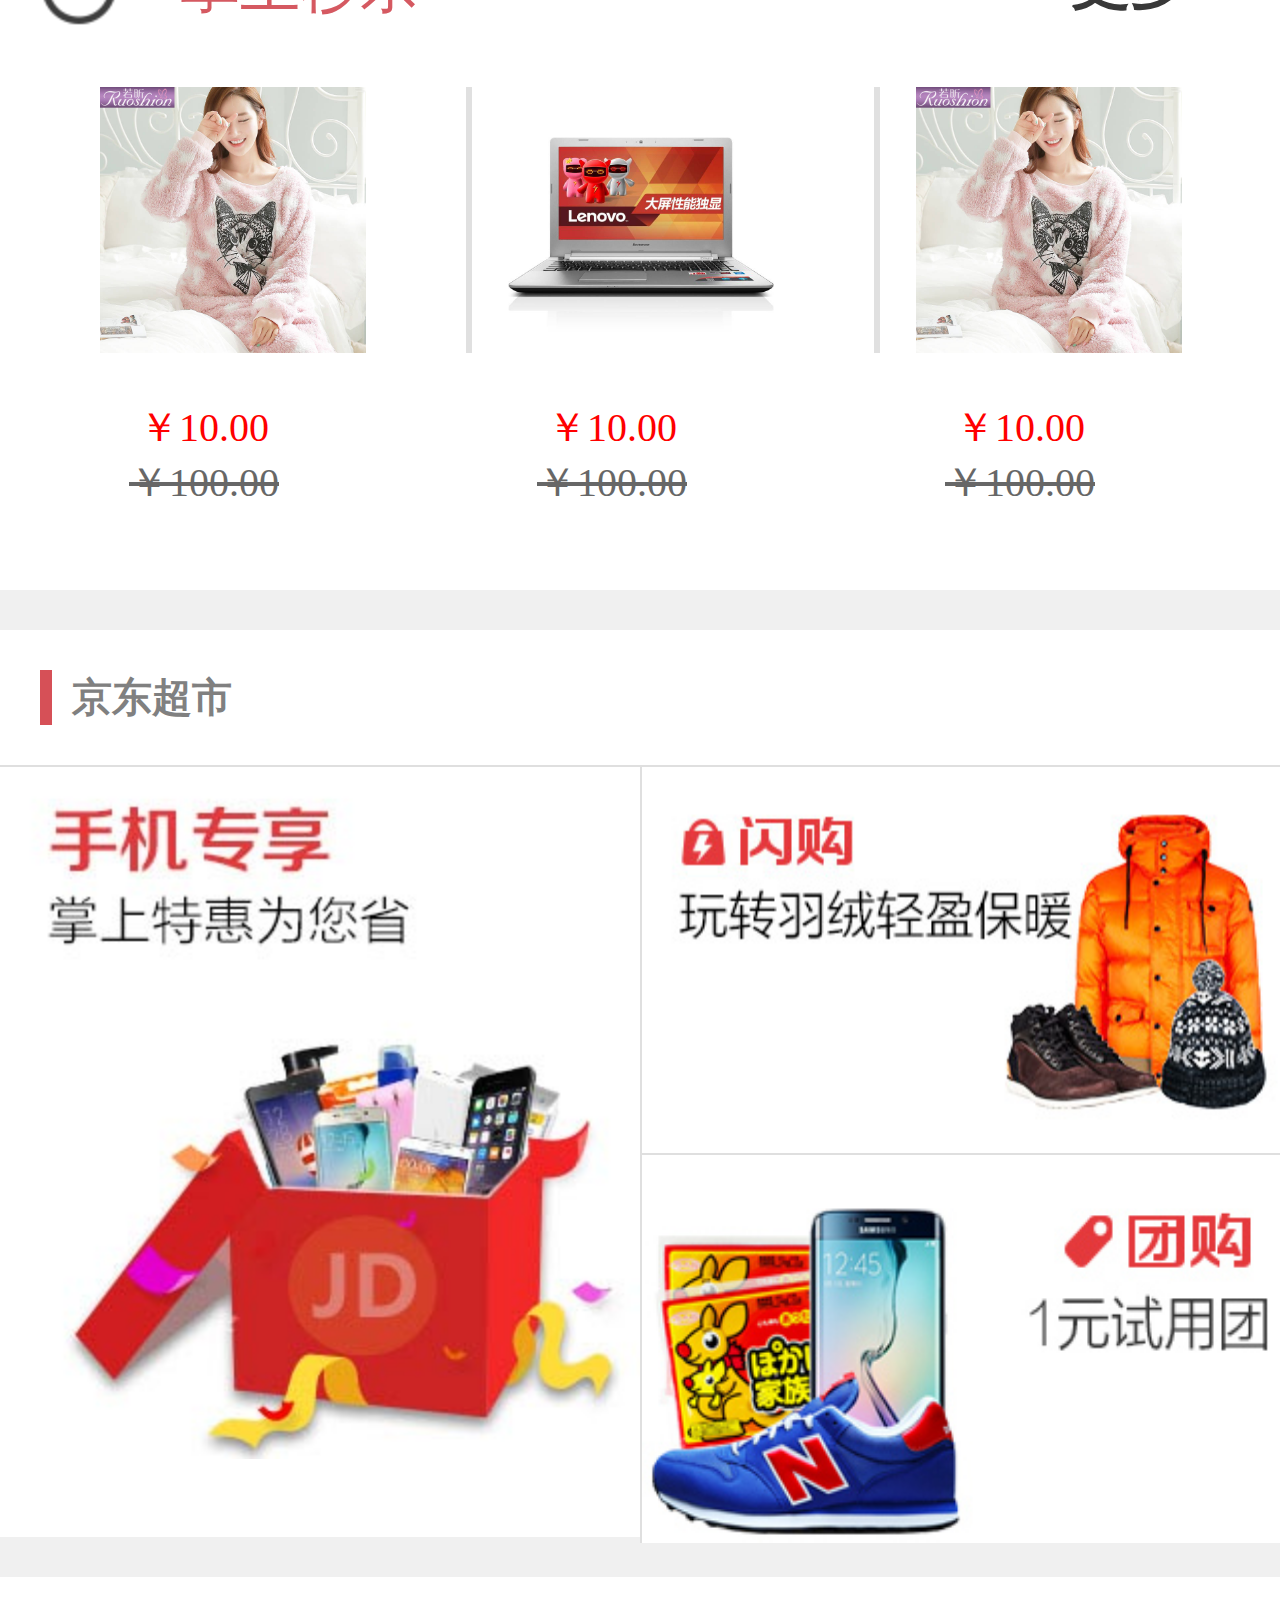
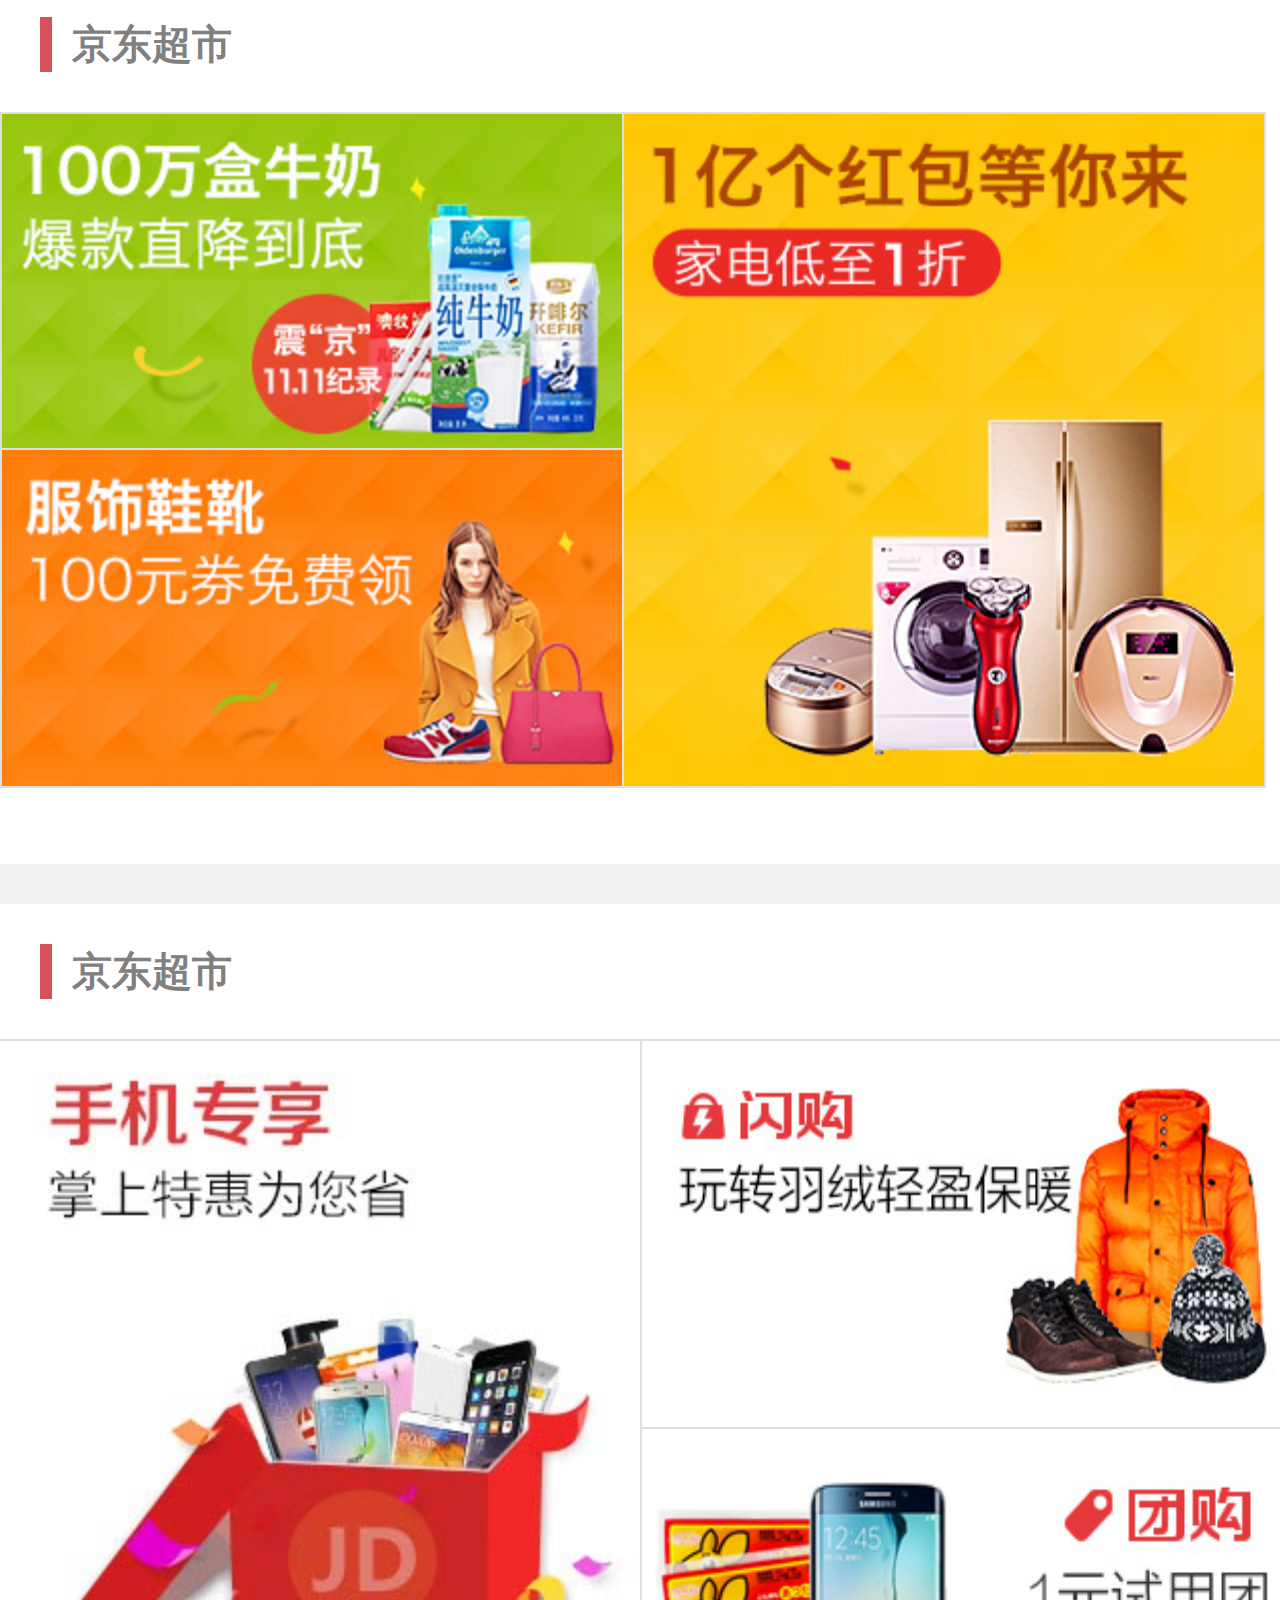
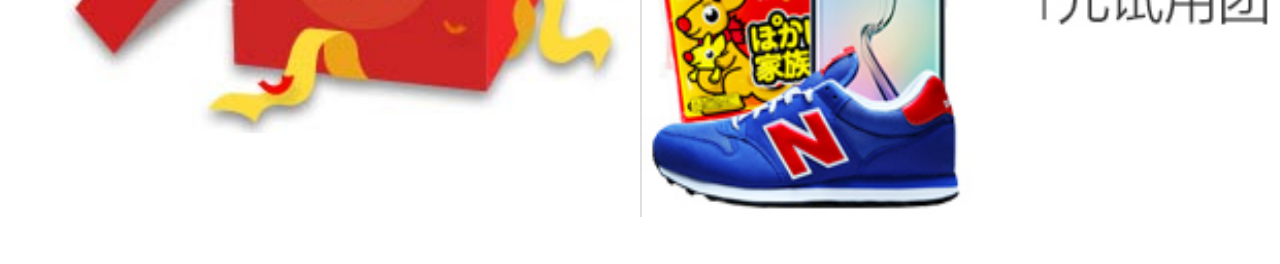
<file: 京东效果/京东效果.html>
<!DOCTYPE html>
<html lang="en">
<head>
    <meta charset="UTF-8">
    <title></title>
    <meta name="viewport"
          content="width=device-width, user-scalable=no, initial-scale=1.0, maximum-scale=1.0, minimum-scale=1.0"/>
    <script src="fontsize.js"></script>
    <link rel="stylesheet" href="css/swiper.min.css"/>
    <script src="js/swiper.min.js"></script>
    <link rel="stylesheet" href="css/style.css"/>
    <script src="js/zepto.min.js"></script>
    <script src="js/touch.min.js"></script>
</head>
<body>
<header>
    <div class="logo"><a href=""></a></div>
    <div class="find">
        <input type="text" placeholder="提示站位"/>
        <div class="search">

        </div>
    </div>
    <div class="denglu"><a href="">登录</a></div>
    <div class="clear"></div>
</header>
<!--轮播图-->
<div class="swiper-container">
    <div class="swiper-wrapper">
        <div class="swiper-slide"><img src="images/l1.jpg" alt=""/></div>
        <div class="swiper-slide"><img src="images/l2.jpg" alt=""/></div>
        <div class="swiper-slide"><img src="images/l3.jpg" alt=""/></div>
        <div class="swiper-slide"><img src="images/l4.jpg" alt=""/></div>
        <div class="swiper-slide"><img src="images/l5.jpg" alt=""/></div>
        <div class="swiper-slide"><img src="images/l6.jpg" alt=""/></div>
        <div class="swiper-slide"><img src="images/l7.jpg" alt=""/></div>
        <div class="swiper-slide"><img src="images/l8.jpg" alt=""/></div>
    </div>
    <!-- 分页器-->
    <div class="swiper-pagination"></div>
</div>
<nav>
    <ul>
        <li><div><img src="images/nav0.png" alt=""/></div><h2>分类查询</h2></li>
        <li><div><img src="images/nav1.png" alt=""/></div><h2>分类查询</h2></li>
        <li><div><img src="images/nav2.png" alt=""/></div><h2>分类查询</h2></li>
        <li><div><img src="images/nav3.png" alt=""/></div><h2>分类查询</h2></li>
        <li style="margin-bottom: 0"><div><img src="images/nav4.png" alt=""/></div><h2>分类查询</h2></li>
        <li style="margin-bottom: 0"><div><img src="images/nav5.png" alt=""/></div><h2>分类查询</h2></li>
        <li style="margin-bottom: 0"><div><img src="images/nav6.png" alt=""/></div><h2>分类查询</h2></li>
        <li style="margin-bottom: 0"><div><img src="images/nav7.png" alt=""/></div><h2>分类查询</h2></li>
        <div class="clear"></div>
    </ul>
</nav>
<section class="section1">
    <div class="top">
        <div class="icon">
            <img src="images/seckill-icon.png" alt=""/>

        </div>
        <p>掌上秒杀</p>

        <!--<ul class="num">-->
            <!--<li>0</li>-->
            <!--<li>4</li>-->
            <!--<li style="background: 0;color: #8e8e8e">:</li>-->
            <!--<li>5</li>-->
            <!--<li>2</li>-->
            <!--<li style="background: 0;color: #8e8e8e">:</li>-->
            <!--<li>1</li>-->
            <!--<li>6</li>-->
            <!--<div class="clear"></div>-->
        <!--</ul>-->

        <div class="set">
            <span class="h1"></span>
            <span class="h2"></span>:

            <span class="m1"></span>
            <span class="m2"></span>:

            <span class="s1"></span>
            <span class="s2"></span>
            <div class="clear"></div>
        </div>


        <a href="">更多></a>
        <div class="clear"></div>
    </div>


    <div class="deta">
        <ul>
            <li>
                <img src="images/detail01.jpg" alt=""/>
                <p>￥10.00</p>
                <span>￥100.00</span>
            </li>
            <li>
                <img src="images/detail02.jpg" alt=""/>
                <p>￥10.00</p>
                <span>￥100.00</span>
            </li>
            <li>
                <img src="images/detail01.jpg" alt="" style="border-right: 0"/>
                <p>￥10.00</p>
                <span>￥100.00</span>
            </li>
            <div class="clear"></div>
        </ul>
    </div>

</section>
<section class="section2">
    <h2>京东超市</h2>
    <div class="pic_left">
        <img src="images/cp1.jpg" alt=""/>
    </div>
    <div class="pic_right">
        <div class="right1">
            <img src="images/cp2.jpg" alt=""/>
        </div>
        <div class="right1">
            <img src="images/cp3.jpg" alt=""/>
        </div>
    </div>


    <div class="clear"></div>
</section>
<section class="section3">
    <h2>京东超市</h2>
    <div class="pic_left">
        <div class="left1">
            <img src="images/cp5.jpg" alt=""/>
        </div>
        <div class="left1">
            <img src="images/cp6.jpg" alt=""/>
        </div>
    </div>

    <div class="pic_right">

            <img src="images/cp4.jpg" alt=""/>

    </div>


    <div class="clear"></div>
</section>
<section class="section2">
    <h2>京东超市</h2>
    <div class="pic_left">
        <img src="images/cp1.jpg" alt=""/>
    </div>
    <div class="pic_right">
        <div class="right1">
            <img src="images/cp2.jpg" alt=""/>
        </div>
        <div class="right1">
            <img src="images/cp3.jpg" alt=""/>
        </div>
    </div>


    <div class="clear"></div>
</section>
</body>
</html>
<script>
    var swiper = new Swiper('.swiper-container',{
        <!-- 分页器-->
        pagination: '.swiper-pagination'
        <!-- 上下滑动-->
//        direction: 'vertical'
    });


    var i=18000;  //5个小时
    setInterval(function(){
        i=i-1;
        // parseInt();   转换成整数
        var h=parseInt(i/3600);
        var m=parseInt(i%3600/60);
        var s=i%3600%60;

        $(".h1").text(parseInt(h/10));
        $(".h2").text(h%10);

        $(".m1").text(parseInt(m/10));
        $(".m2").text(m%10);

        $(".s1").text(parseInt(s/10));
        $(".s2").text(s%10);

    },1000)
</script>
</file>
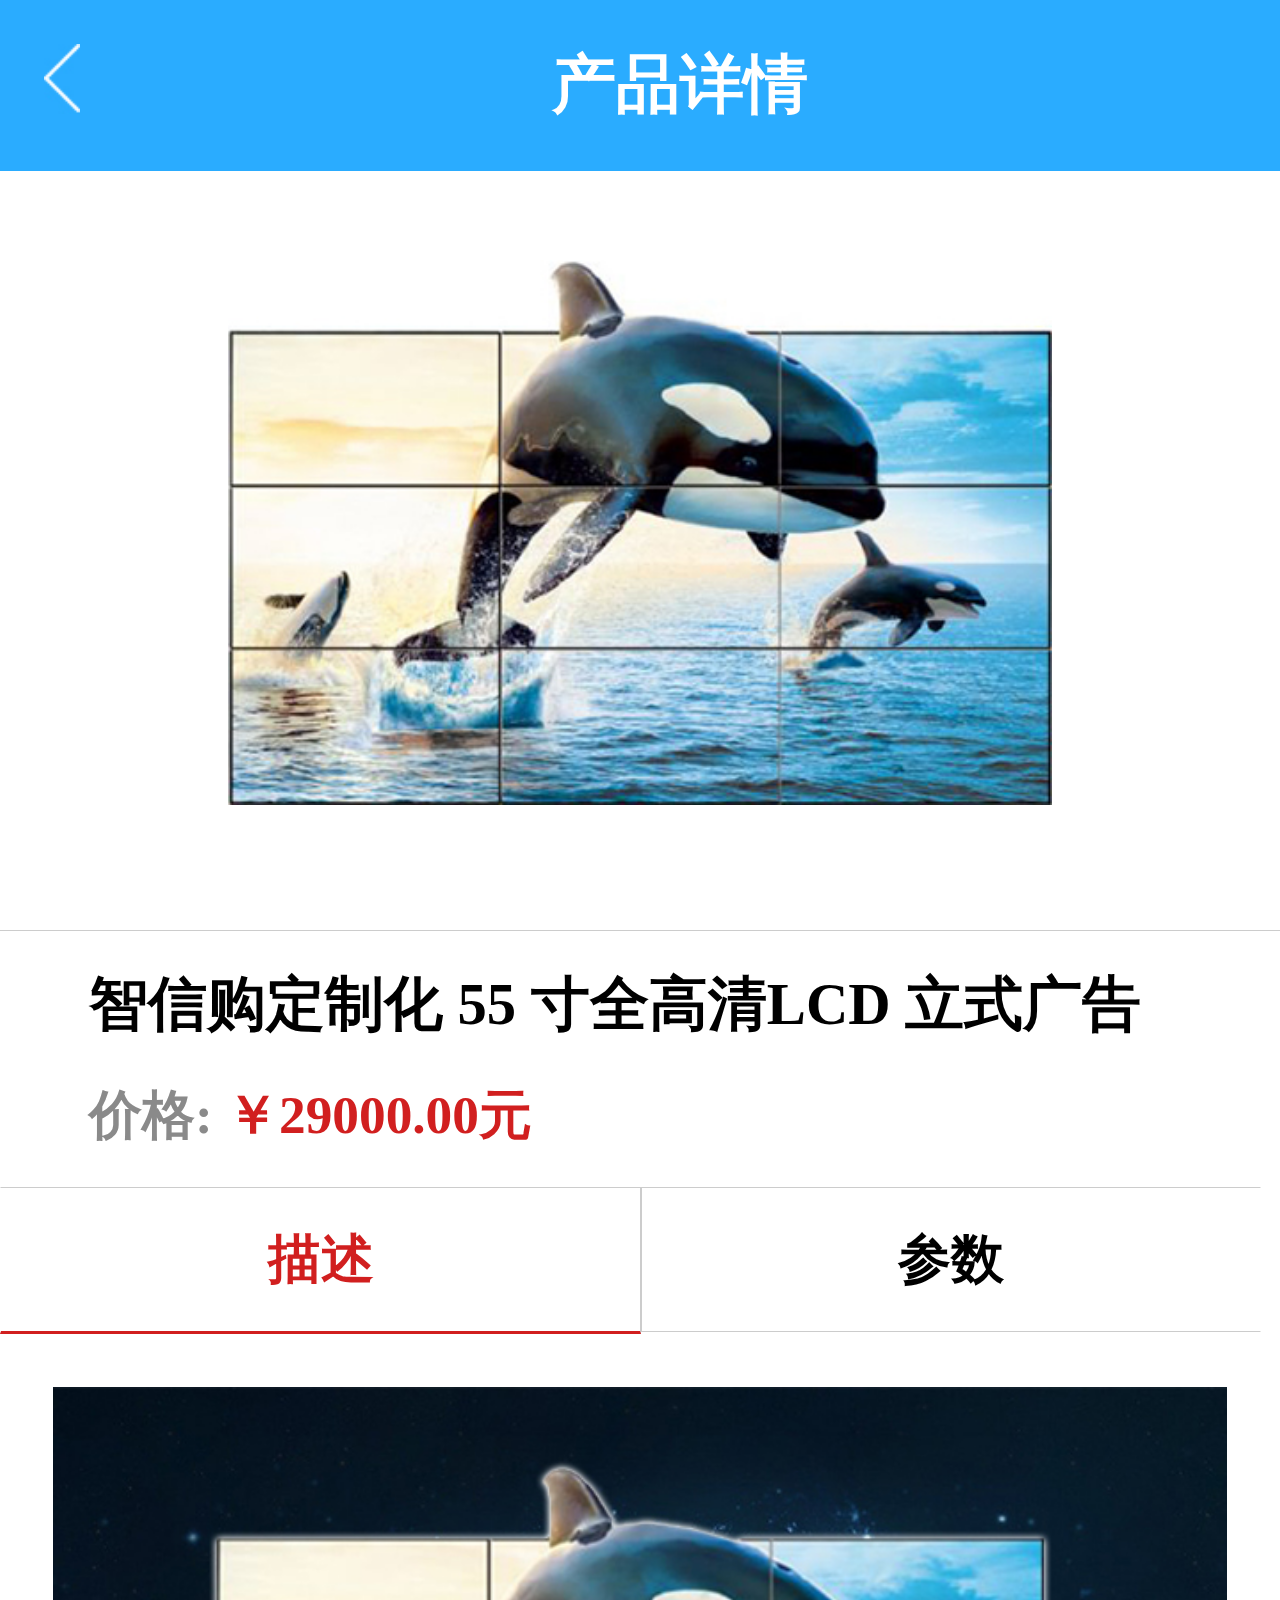
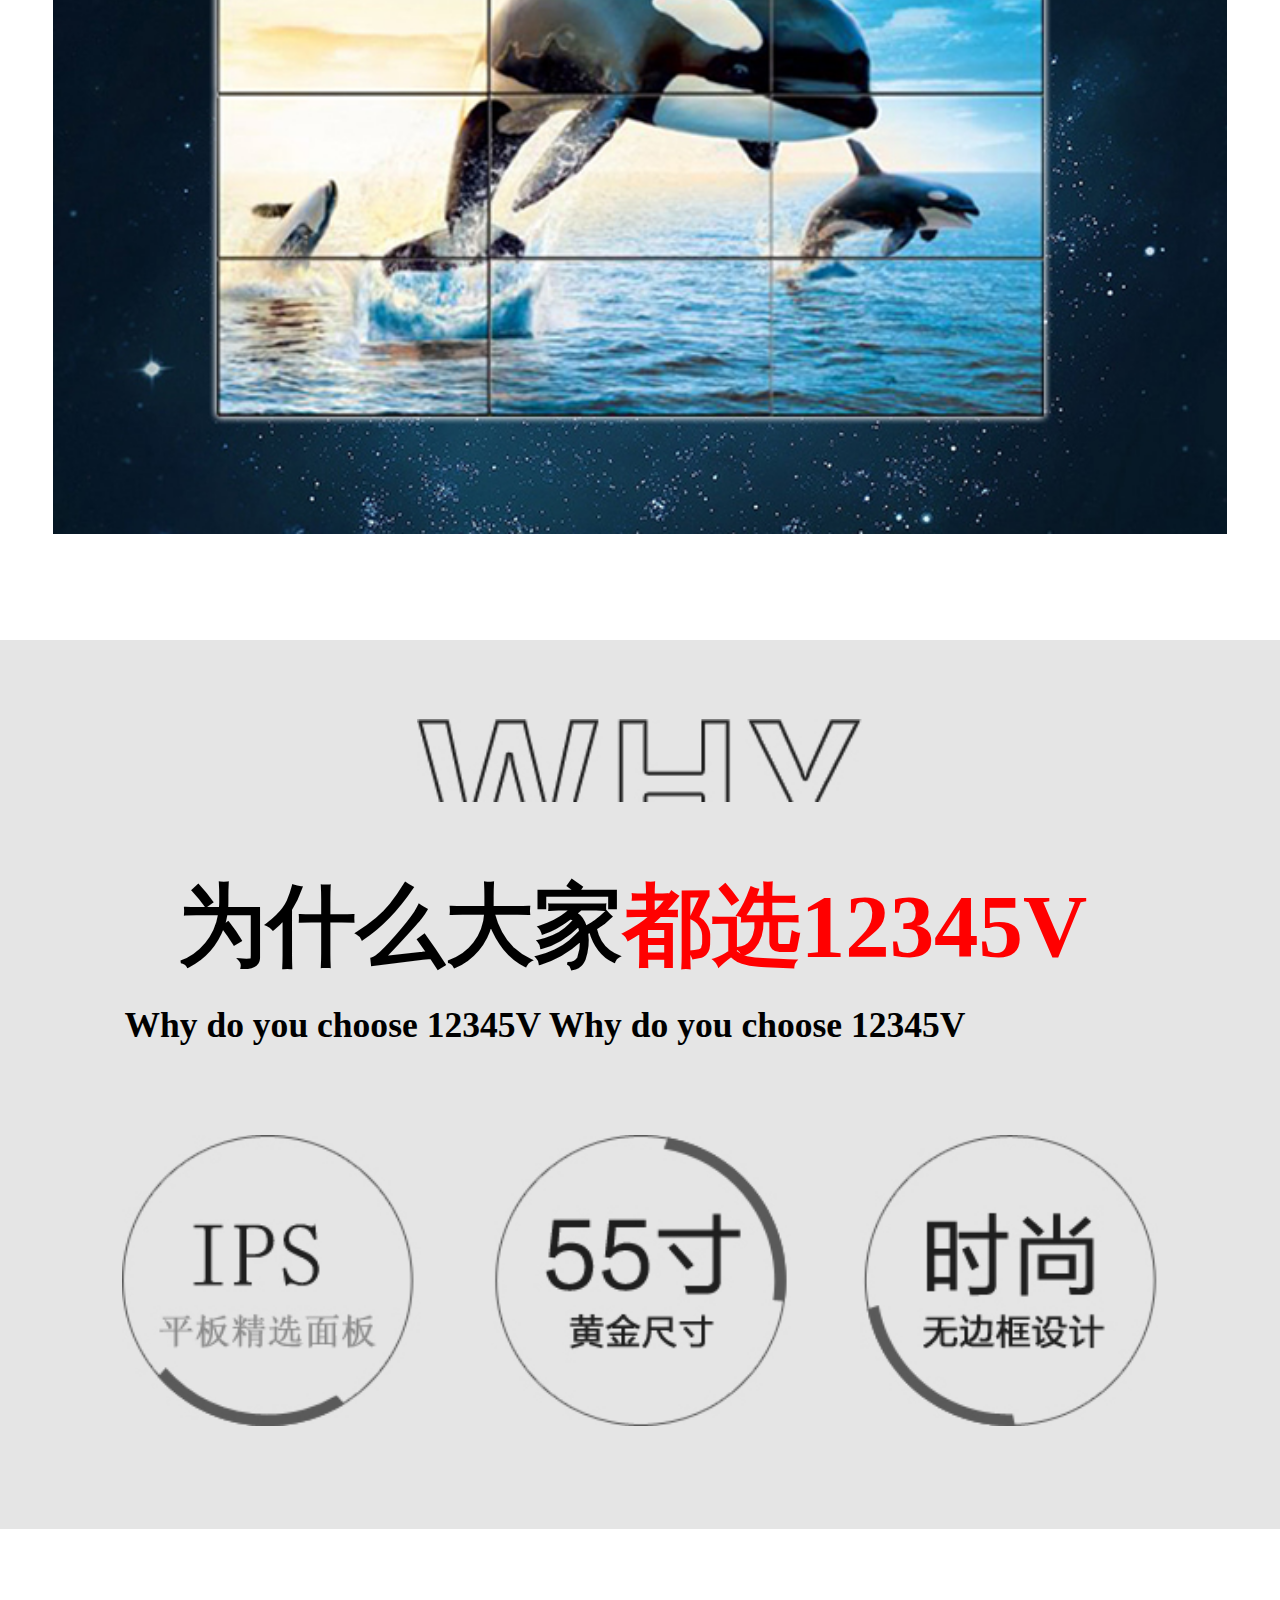
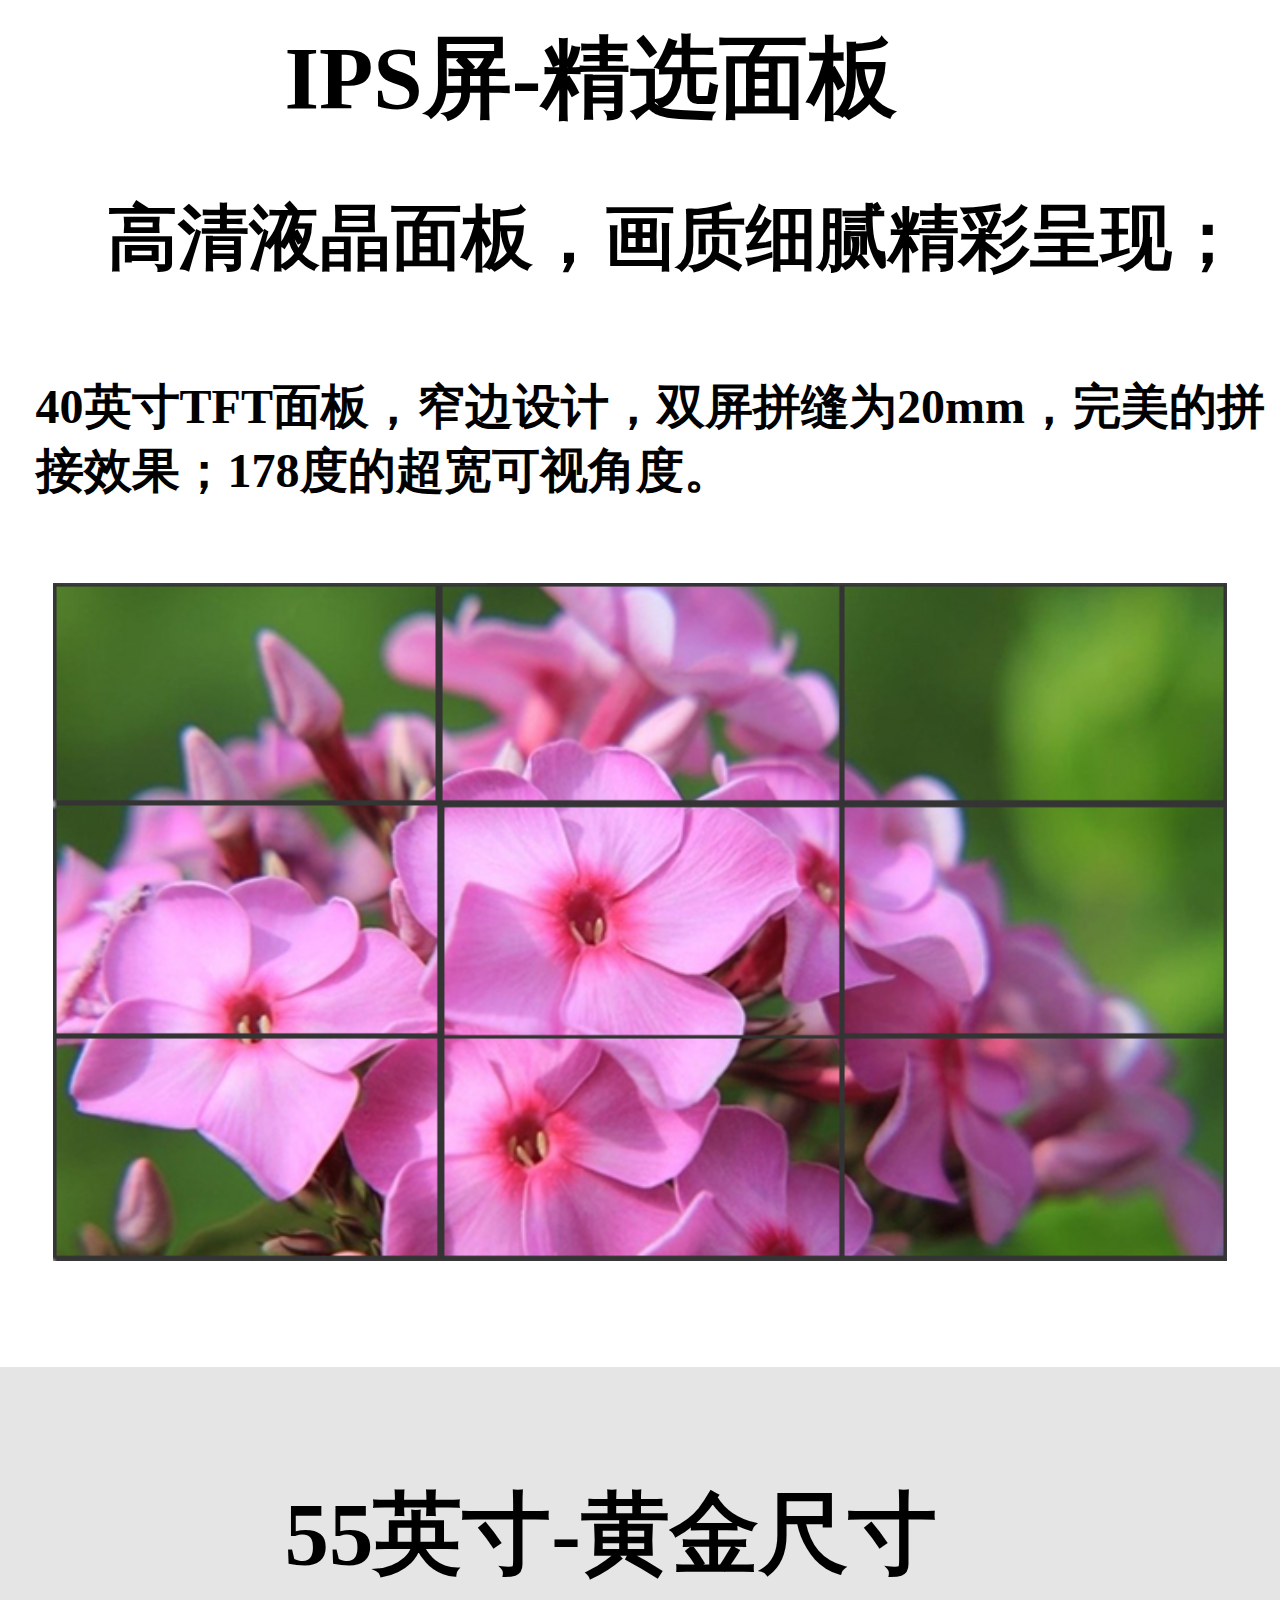
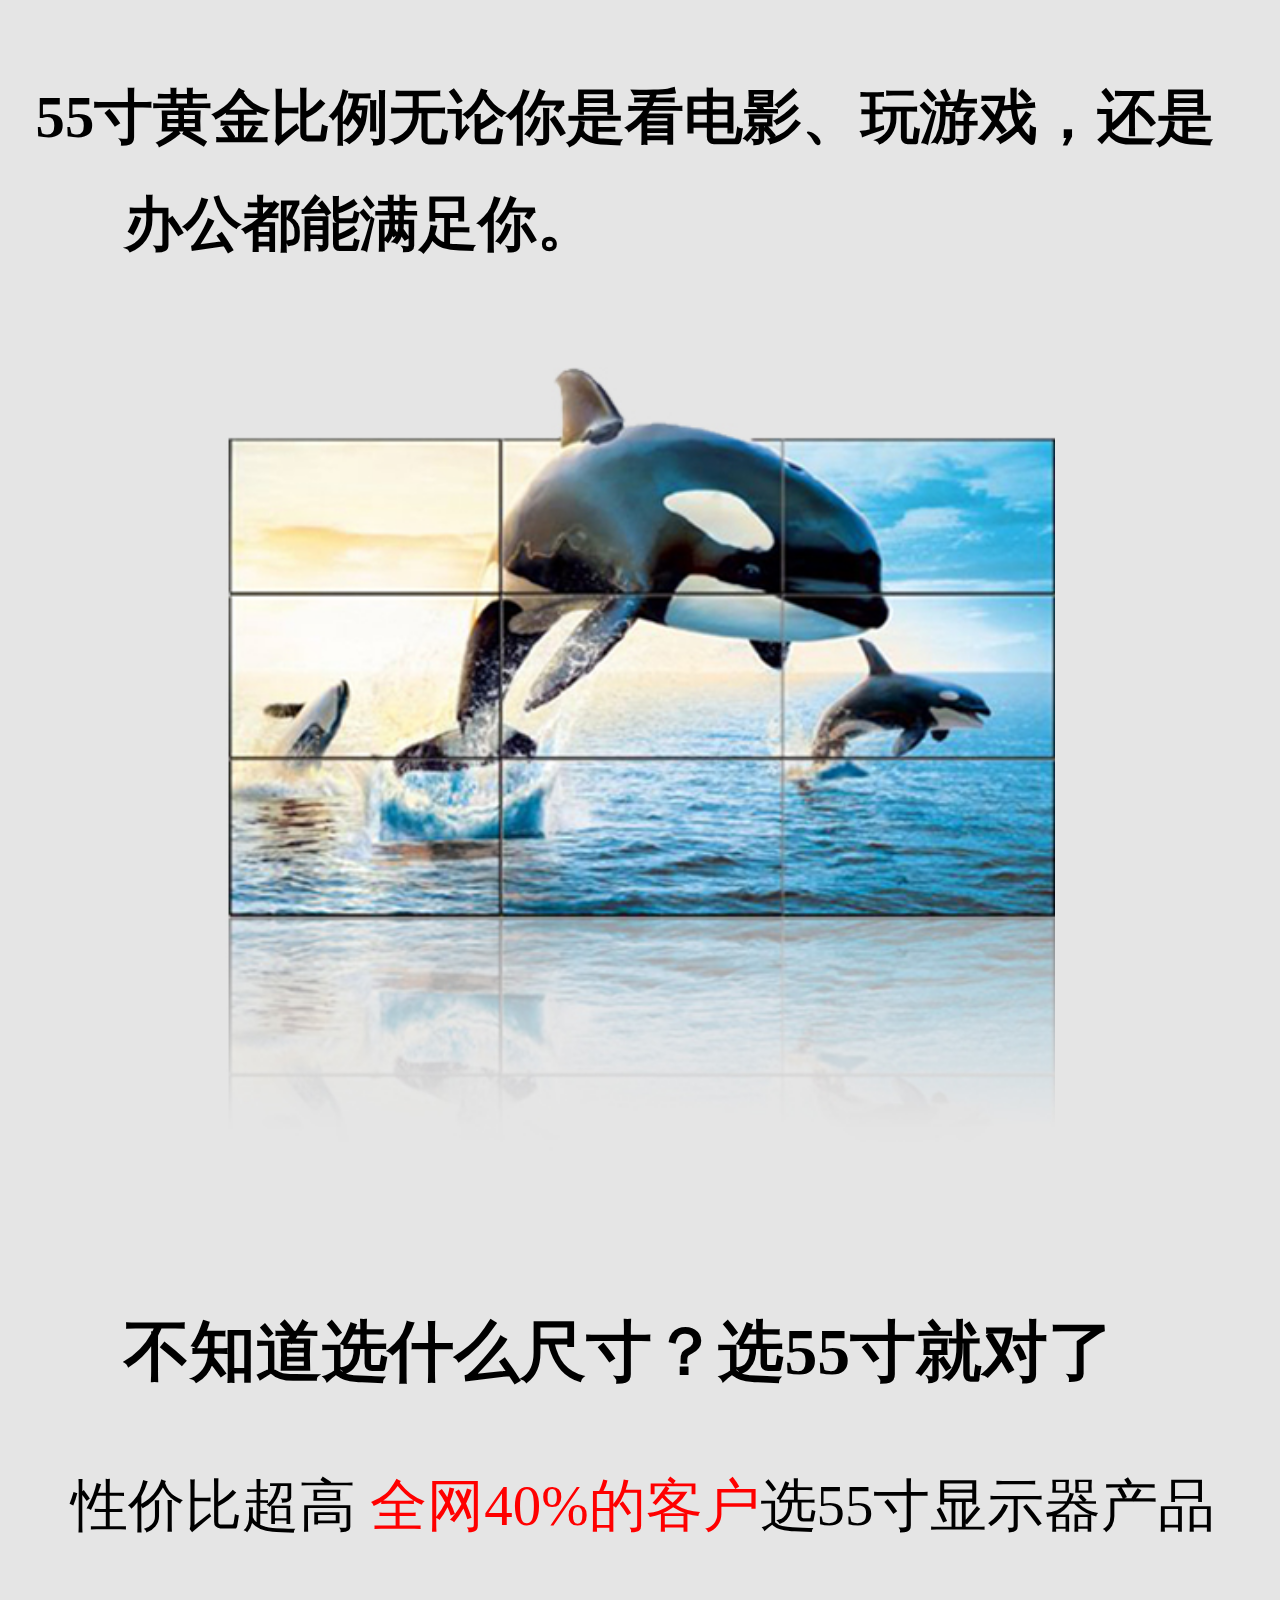
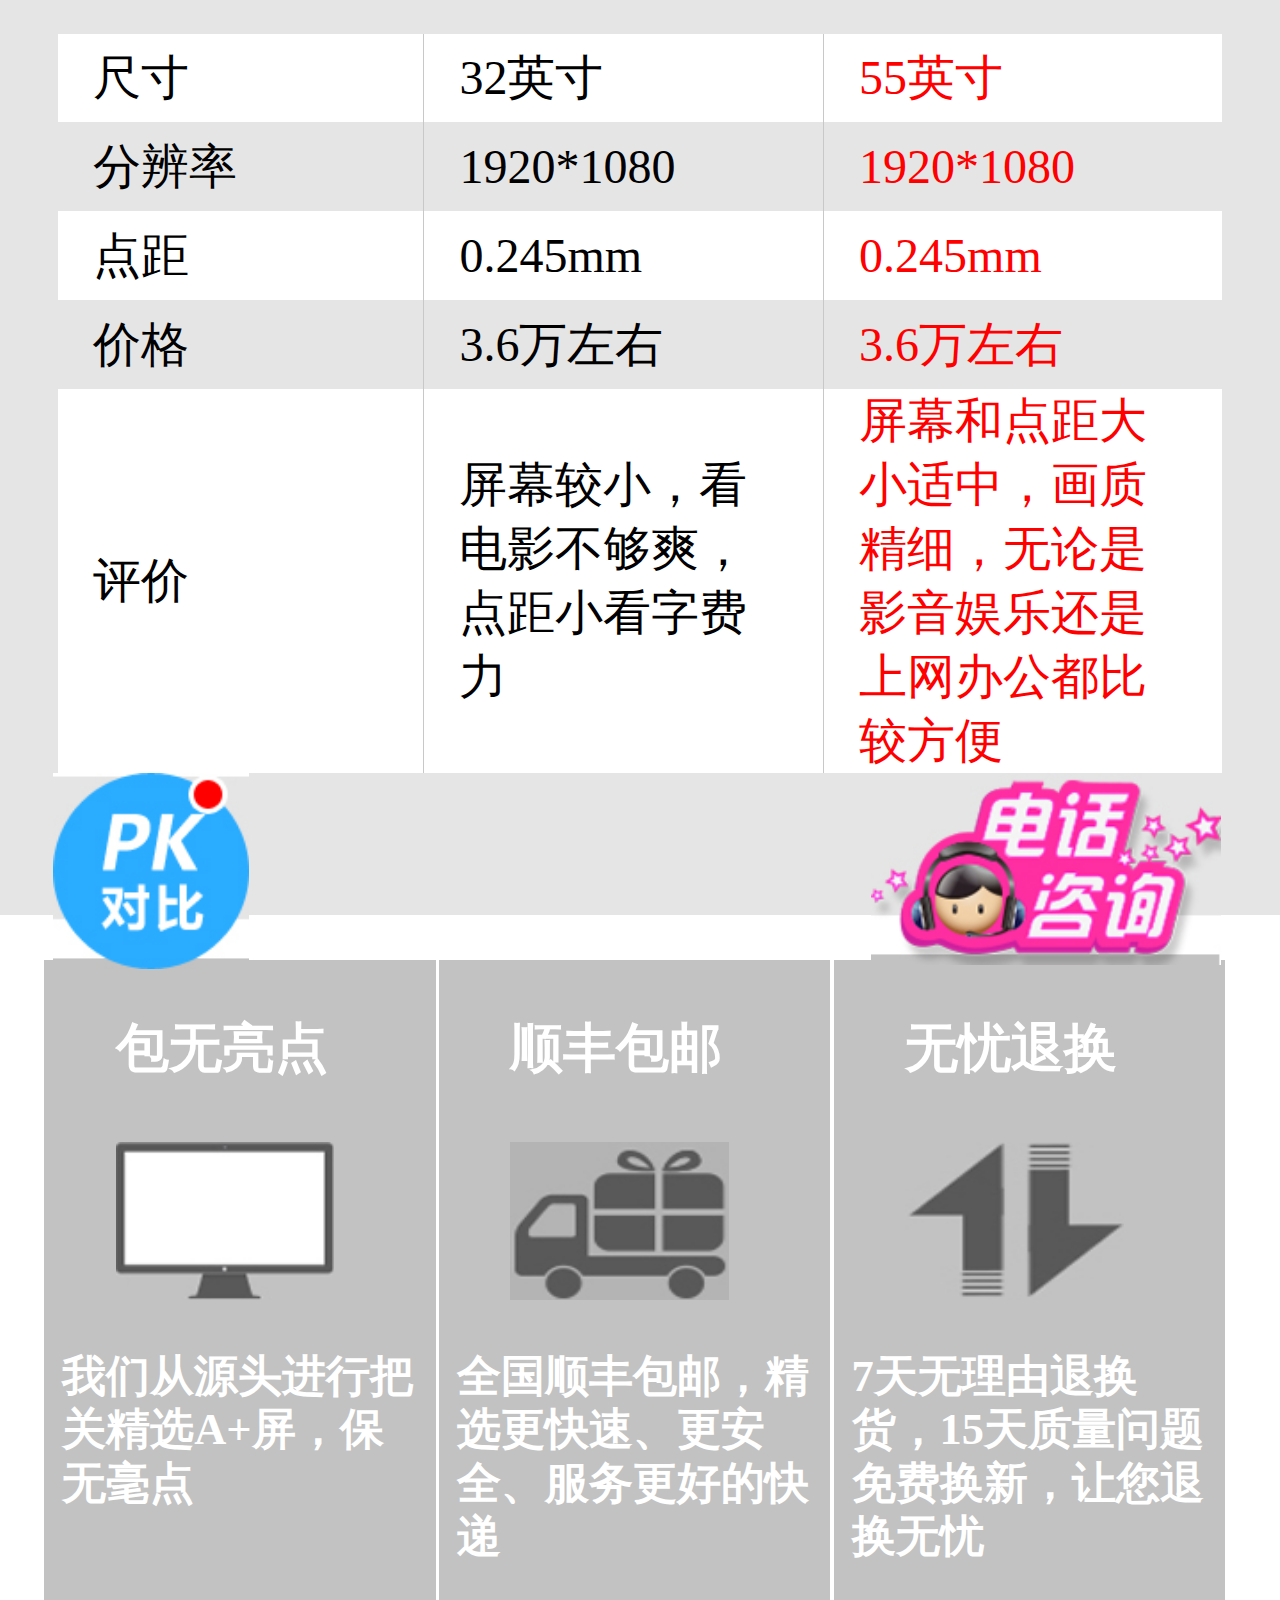
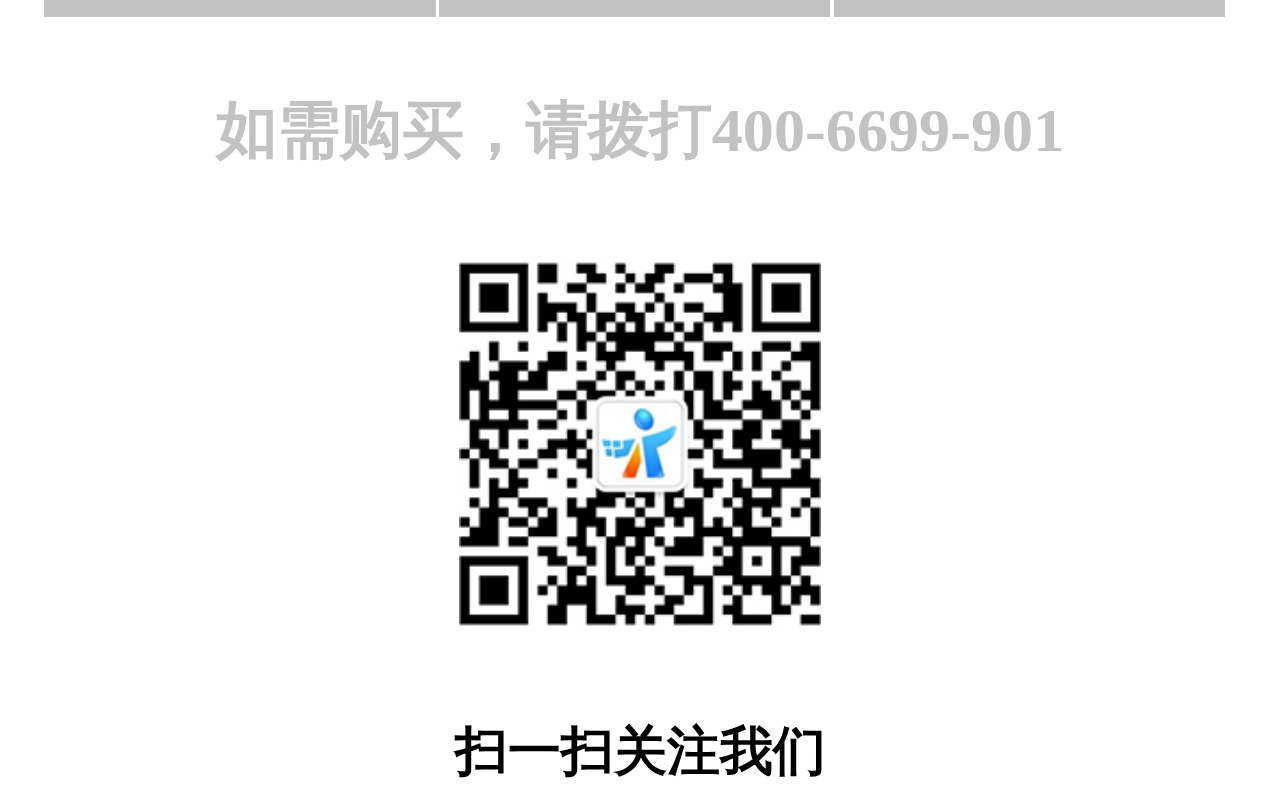
<file: 手机电商/移动手机端.html>
<!DOCTYPE html>
<html lang="en">
<head>
    <meta charset="UTF-8">
    <title></title>
    <meta name="viewport"
          content="width=device-width, user-scalable=no, initial-scale=1.0, maximum-scale=1.0, minimum-scale=1.0"/>
    <script src="js/fontsize.js"></script>
    <style>
        *{
            padding: 0;
            margin: 0;
        }
        .clear{
            clear: both;
        }
        header{
            width: 7.2rem;
            height: 0.96rem;
            margin: 0 auto;
        }
        header a{
            float: left;
            width: 0.2rem;
            height: 0.39rem;
            margin: 0.25rem 0 0 0.25rem;
            font-size: 0;
        }
        header a img{
            width: 100%;
            height: 100%;
        }
        header h2{
            font-size: 0.36rem;
            text-align: center;
            line-height: 0.96rem;
            background: #2aacff;
            color: white;
        }
        /*nav*/
        nav{
            width: 4.63rem;
            height: 3.07rem;
            margin: 0.5rem auto 0.7rem auto;
        }
        nav img{
            width: 100%;
            height: 100%;
        }
        main{
            width: 7.2rem;
            margin: 0 auto;
        }
        main h1{
            font-size: 0.33rem;
            padding: 0.2rem 0 0 0.5rem;
            border-top: 0.01rem solid #cccccc;
        }
        main span{
            font-size: 0.3rem;
            color: #d11f1f;
        }
        main p{
            font-size: 0.3rem;
            color: #8a8a8a;
            font-weight: bold;
            margin: 0.2rem 0 0 0.5rem;
        }
        main h2{
            color: #d11f1f;
            font-size: 0.3rem;
            float: left;
            font-weight: bold;
            text-align: center;
            line-height:0.2rem;
            border: 1px solid #cccccc;
            padding: 0.3rem 1.5rem;
            margin-top: 0.2rem;
            border-left: 0.01rem solid white;
            border-bottom: 0.02rem solid #d11f1f;
        }
        main h3{
            color: black;
            font-size: 0.3rem;
            float: left;
            text-align: center;
            line-height: 0.2rem;
            border: 0.01rem solid #cccccc;
            padding: 0.3rem 1.44rem;
            margin-top: 0.2rem;
            border-right: 0.01rem solid white;
        }

         main .main1{
            width: 6.6rem;
            height: 4.2rem;
            margin: 0.3rem auto 0.6rem auto;
        }
        main .main1 img{
            width: 100%;
            height: 100%;
        }
        /*section1*/
        .section1{
            width: 7.2rem;
            height: 5rem;
            margin: 0 auto;
            background: #e5e5e5;
        }
        .section1 .pic1{
            width: 2.51rem;
            height: 0.47rem;
            margin: 0 auto;
        }
        .section1 .pic1 img{
            width: 100%;
            height: 100%;
        }
        .section1 h2{
            font-size: 0.5rem;
            margin: 0.8rem 0 0 1rem;
        }
        .section1 span{
            font-size: 0.5rem;
            color: #ff0000;
            font-weight: bold;
        }
        .section1 p{
            font-size: 0.2rem;
            font-weight: bold;
            margin: 0.1rem 0 0 0.7rem;
        }
        .section1 .pic2{
            width: 5.83rem;
            height: 1.64rem;
            margin: 0.5rem auto;
        }
        .section1 .pic2 img{
            width: 100%;
            height: 100%;
            margin: 0 auto;
        }
        /*section2*/
        .section2{
            width: 7.2rem;
            margin: 0 auto;
        }
        .section2 h1{
            font-size: 0.5rem;
            margin: 0.5rem 0 0 1.6rem;
        }
        .section2 h2{
            font-size: 0.4rem;
            margin: 0.3rem 0 0 0.6rem;
        }
        .section2 p{
            font-size: 0.27rem;
            font-weight: bold;
            margin: 0.5rem 0 0 0.2rem;
        }
        .section2 .pic3{
            width: 6.6rem;
            height: 3.81rem;
            margin: 0.45rem auto;
        }
        .section2 .pic3 img{
            width: 100%;
            height: 100%;
        }

        /*section3*/
        .section3{
            width: 7.2rem;
            margin: 0 auto;
            background: #e5e5e5;
            position: relative;
            padding-bottom: 0.8rem;
        }
        .section3 h1{
            font-size: 0.5rem;
            margin: 0.6rem 0 0 1.6rem;
            padding-top: 0.6rem;
        }
        .section3 h2{
            font-size: 0.33rem;
            line-height: 0.6rem;
            margin: 0.4rem 0 0 0.2rem;
        }
        .section3 .pic4{
            width: 4.67rem;
            height: 4.79rem;
            margin: 0.5rem auto;
        }
        .section3 .pic4 img{
            width: 100%;
            height: 100%;
        }
        .section3 h3{
            font-size: 0.37rem;
            margin-left: 0.7rem;
        }
        .section3 p{
            font-size: 0.32rem;
            margin: 0.4rem 0 0 0.4rem;
        }
        .section3 span{
            color: #ff0000;
        }
        /*table*/
        .section3 table{
            width: 6.55rem;
            margin: 0.5rem auto 0 auto;
            border-collapse: collapse;
        }
        .section3 table tr{
            width: 6.55rem;
            font-size: 0.27rem;
            margin: 0 0.2rem 0 0.2rem;
        }
        .section3 table td{
            width: 2rem;
            height: 0.5rem;
            text-align: left;
            padding: 0 0.2rem 0 0.2rem;
            border-right: 1px solid #c9c8c8;
        }
        .section3 table tr:nth-child(1){
            background: white;
            margin: 0 0.2rem 0 0.2rem;
        }
        .section3 table tr:nth-child(3){
            background: white;
            margin: 0 0.2rem 0 0.2rem;
        }
        .section3 table tr:nth-child(5){
            background: white;
            margin: 0 0.2rem 0.5rem 0.2rem;
        }
        .section3 .pic5{
            float: left;
            width: 1.1rem;
            height: 1.1rem;
            position: absolute;
        }
        .section3 .pic5 img{
            width: 100%;
            height: 100%;
            margin-left: 0.3rem;
        }
        .section3 .pic6{
            float: left;
            width: 1.97em;
            height: 1.08em;
            position: absolute;
        }
        .section3 .pic6 img{
            width: 100%;
            height: 100%;
            padding-left: 4.9rem;
        }


        /*section3*/
        .section4{
            width: 7.2rem;
            margin: 0.25rem auto;

        }
        .section4 .box1{
            width: 2.2rem;
            float: left;
            background: #c2c2c2;
        }
        .section4 .box1 h1{
            color: white;
            padding: 0.3rem 0.4rem;
            font-size: 0.3rem;
        }
        .section4 .box1 .pic7{
            width: 1.23rem;
            height: 0.89rem;
        }
        .section4 .box1 .pic7 img{
            width: 100%;
            height: 100%;
            padding: 0 0.4rem 0;
        }
        .section4 .box1 h2{
            color: white;
            padding: 0.3rem 0.1rem;
            font-size: 0.25rem;
            line-height: 0.3rem;
        }

        /*footer*/
        footer{
            width: 7.2rem;
            margin: 0 auto;
        }
        footer h1{
            text-align: center;
            font-size: 0.35rem;
            color: #c2c2c2;
            margin-top: 0.4rem;
        }
        footer .pic8{
            width: 2.04rem;
            height: 2.06rem;
            margin: 0 auto;
        }
        footer .pic8 img{
            width: 100%;
            height: 100%;
            margin-top: 0.5rem;
        }
        footer h2{
            text-align: center;
            font-size: 0.3rem;
            margin-top: 1rem;
        }
    </style>
</head>
<body>
<header>
    <a href=""><img src="images/箭头.jpg" alt=""/></a>
    <h2>产品详情</h2>
</header>
<nav>
    <img src="images/鲸鱼1.jpg" alt=""/>
</nav>
<main>
    <h1>智信购定制化 55 寸全高清LCD 立式广告</h1>
    <p>价格: <span>￥29000.00元 </span></p>

    <h2>描述</h2><h3>参数</h3>
    <div class="clear"></div>
    <div class="main1">
        <img src="images/鲸鱼2.jpg" alt=""/>
    </div>
</main>
<section class="section1">
    <div class="pic1">
        <img src="images/文字.jpg" alt=""/>
    </div>
    <h2>为什么大家<span>都选12345V</span></h2>
    <p>Why do you choose 12345V Why do you choose 12345V</p>
    <div class="pic2">
        <img src="images/yuan-03.jpg" alt=""/>
    </div>
</section>
<section class="section2">
    <h1>IPS屏-精选面板</h1>
    <h2>高清液晶面板，画质细腻精彩呈现；</h2>
    <p>40英寸TFT面板，窄边设计，双屏拼缝为20mm，完美的拼
    接效果；178度的超宽可视角度。</p>
    <div class="pic3">
        <img src="images/flower.jpg" alt=""/>
    </div>
</section>
<section class="section3">
    <h1>55英寸-黄金尺寸</h1>
    <h2>55寸黄金比例无论你是看电影、玩游戏，还是 <br/> &nbsp;&nbsp;&nbsp;&nbsp;&nbsp;&nbsp;办公都能满足你。</h2>
    <div class="pic4">
        <img src="images/鲸鱼3.jpg" alt=""/>
    </div>
    <h3>不知道选什么尺寸？选55寸就对了</h3>
    <p>性价比超高 <span>全网40%的客户</span>选55寸显示器产品</p>

    <table>
        <tr>
            <td>尺寸</td>
            <td>32英寸</td>
            <td style="color: #ff0000;border-right: 0">55英寸</td>
        </tr>
        <tr>
            <td>分辨率</td>
            <td>1920*1080</td>
            <td style="color: #ff0000;border-right: 0">1920*1080</td>
        </tr>
        <tr>
            <td>点距</td>
            <td>0.245mm</td>
            <td style="color: #ff0000;border-right: 0">0.245mm</td>
        </tr>
        <tr>
            <td>价格</td>
            <td>3.6万左右</td>
            <td style="color: #ff0000;border-right: 0">3.6万左右</td>
        </tr>
        <tr>
            <td>评价</td>
            <td>屏幕较小，看电影不够爽，点距小看字费力</td>
            <td style="color: #ff0000;border-right: 0">屏幕和点距大小适中，画质精细，无论是影音娱乐还是上网办公都比较方便</td>
        </tr>
    </table>
    <div class="pic5">
        <img src="images/pk.jpg" alt=""/>
    </div>
    <div class="pic6">
        <img src="images/电话.jpg" alt=""/>
    </div>
    <div class="clear"></div>
</section>
<section class="section4">
    <div class="box1" style="margin: 0 0.02rem 0 0.25rem">
        <h1>包无亮点</h1>
        <div class="pic7">
            <img src="images/dianshi.jpg" alt=""/>
        </div>

        <h2>我们从源头进行把关精选A+屏，保无毫点 <br/> <br/></h2>
    </div>
    <div class="box1" style="margin-right: 0.02rem">
        <h1>顺丰包邮</h1>
        <div class="pic7">
            <img src="images/xiaoche.jpg" alt=""/>
        </div>

        <h2>全国顺丰包邮，精选更快速、更安全、服务更好的快递</h2>
    </div>
    <div class="box1" style="margin: 0">
        <h1>无忧退换</h1>
        <div class="pic7">
            <img src="images/jiantou.jpg" alt=""/>
        </div>

        <h2>7天无理由退换货，15天质量问题免费换新，让您退换无忧</h2>
    </div>
    <div class="clear"></div>
</section>
<footer>
    <h1>如需购买，请拨打400-6699-901</h1>
    <div class="pic8">
        <img src="images/二维码.jpg" alt=""/>
    </div>
    <h2>扫一扫关注我们</h2>
</footer>
</body>
</html>
</file>
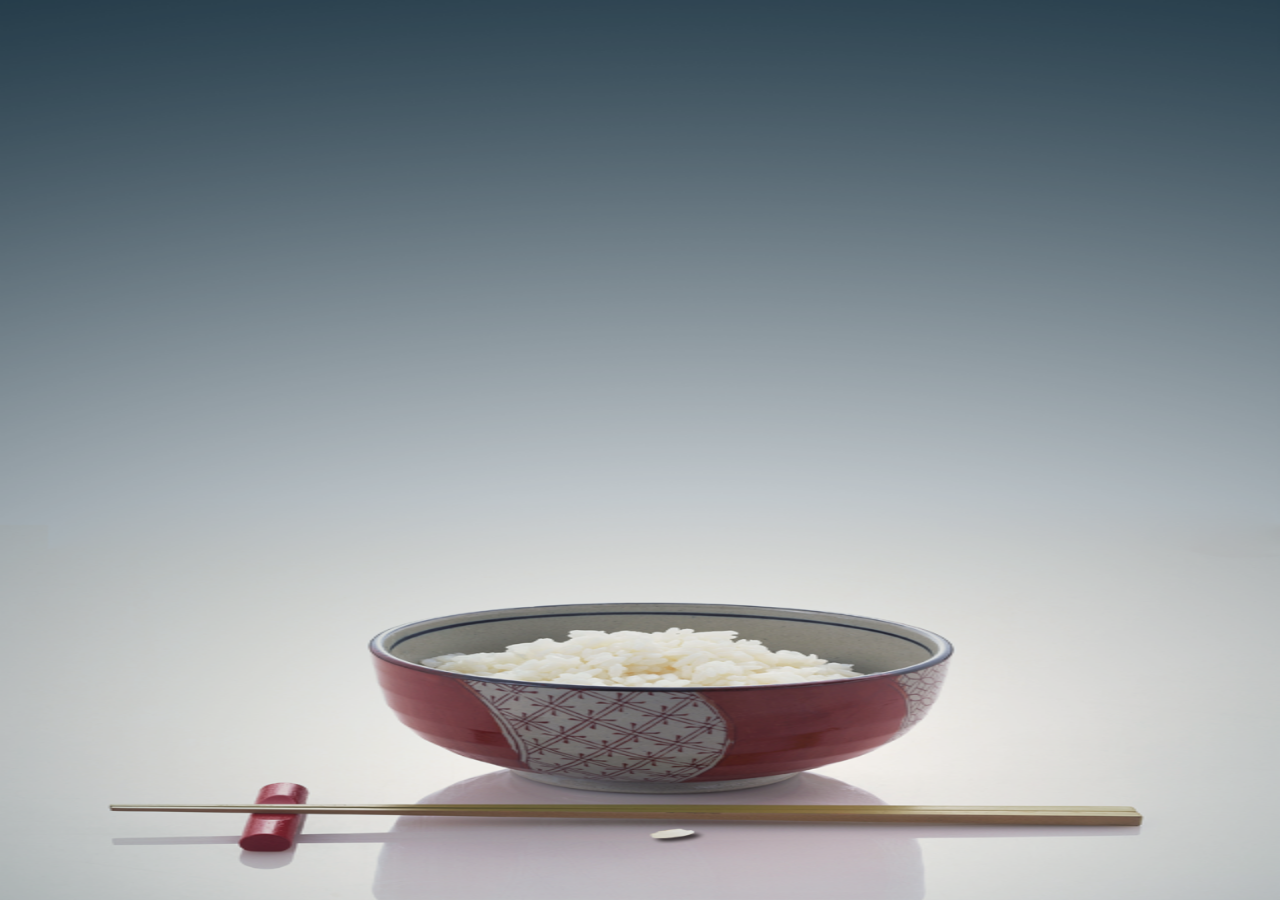
<file: 柴米油盐/index1.html>
<!DOCTYPE html>
<html lang="en">
<head>
    <meta charset="UTF-8">
    <meta name="viewport"
          content="width=device-width, user-scalable=no, initial-scale=1.0, maximum-scale=1.0, minimum-scale=1.0">
    <title></title>
    <script src="js/fontsize.js"></script>
    <script src="js/jquery-3.2.1.js"></script>
    <link rel="stylesheet" href="js/swiper-3.4.2.min.css">
    <script src="js/swiper-3.4.2.min.js"></script>
    <script src="js/touch.js"></script>
    <script src="js/zepto.min.js"></script>


    <style>
        *{
            margin: 0;
            padding: 0;
            list-style: none;
            text-decoration: none;
        }
        html{
            height: 100%;
        }
        body{
            width: 6.4rem;
            height: 100%;
            background: url("images/index_bg.png") no-repeat;
            background-size: 100% 100%;
        }


        .index{
            width: 6.4rem;
            height: 100%;
            position: relative;

        }
        .logo{
            width: 2.41rem;
            height: 2.29rem;
            position: absolute;
            top:2rem;
            left:50%;
            margin-left: -1.205rem;
            animation: logo 1s ease 1;
            opacity: 0;
            display: block;
            animation-fill-mode: forwards;

        }
        @keyframes logo {
            0%{transform: translateY(2rem);opacity: 0}
            25%{transform: translateY(-1.5rem);opacity: 1}
            50%{transform: translateY(1rem);opacity:1}
            75%{transform: translateY(-0.5rem);opacity: 1}
            100%{transform: translateY(0rem);opacity: 1}
        }
        .logo img{
            width: 2.41rem;
            height: 1.29rem;
        }


    </style>


</head>
<body>
    <div class="index">
        <a href="index2.html" class="logo"><img src="images/logo.png" alt=""></a>
    </div>
</body>
</html>
</file>
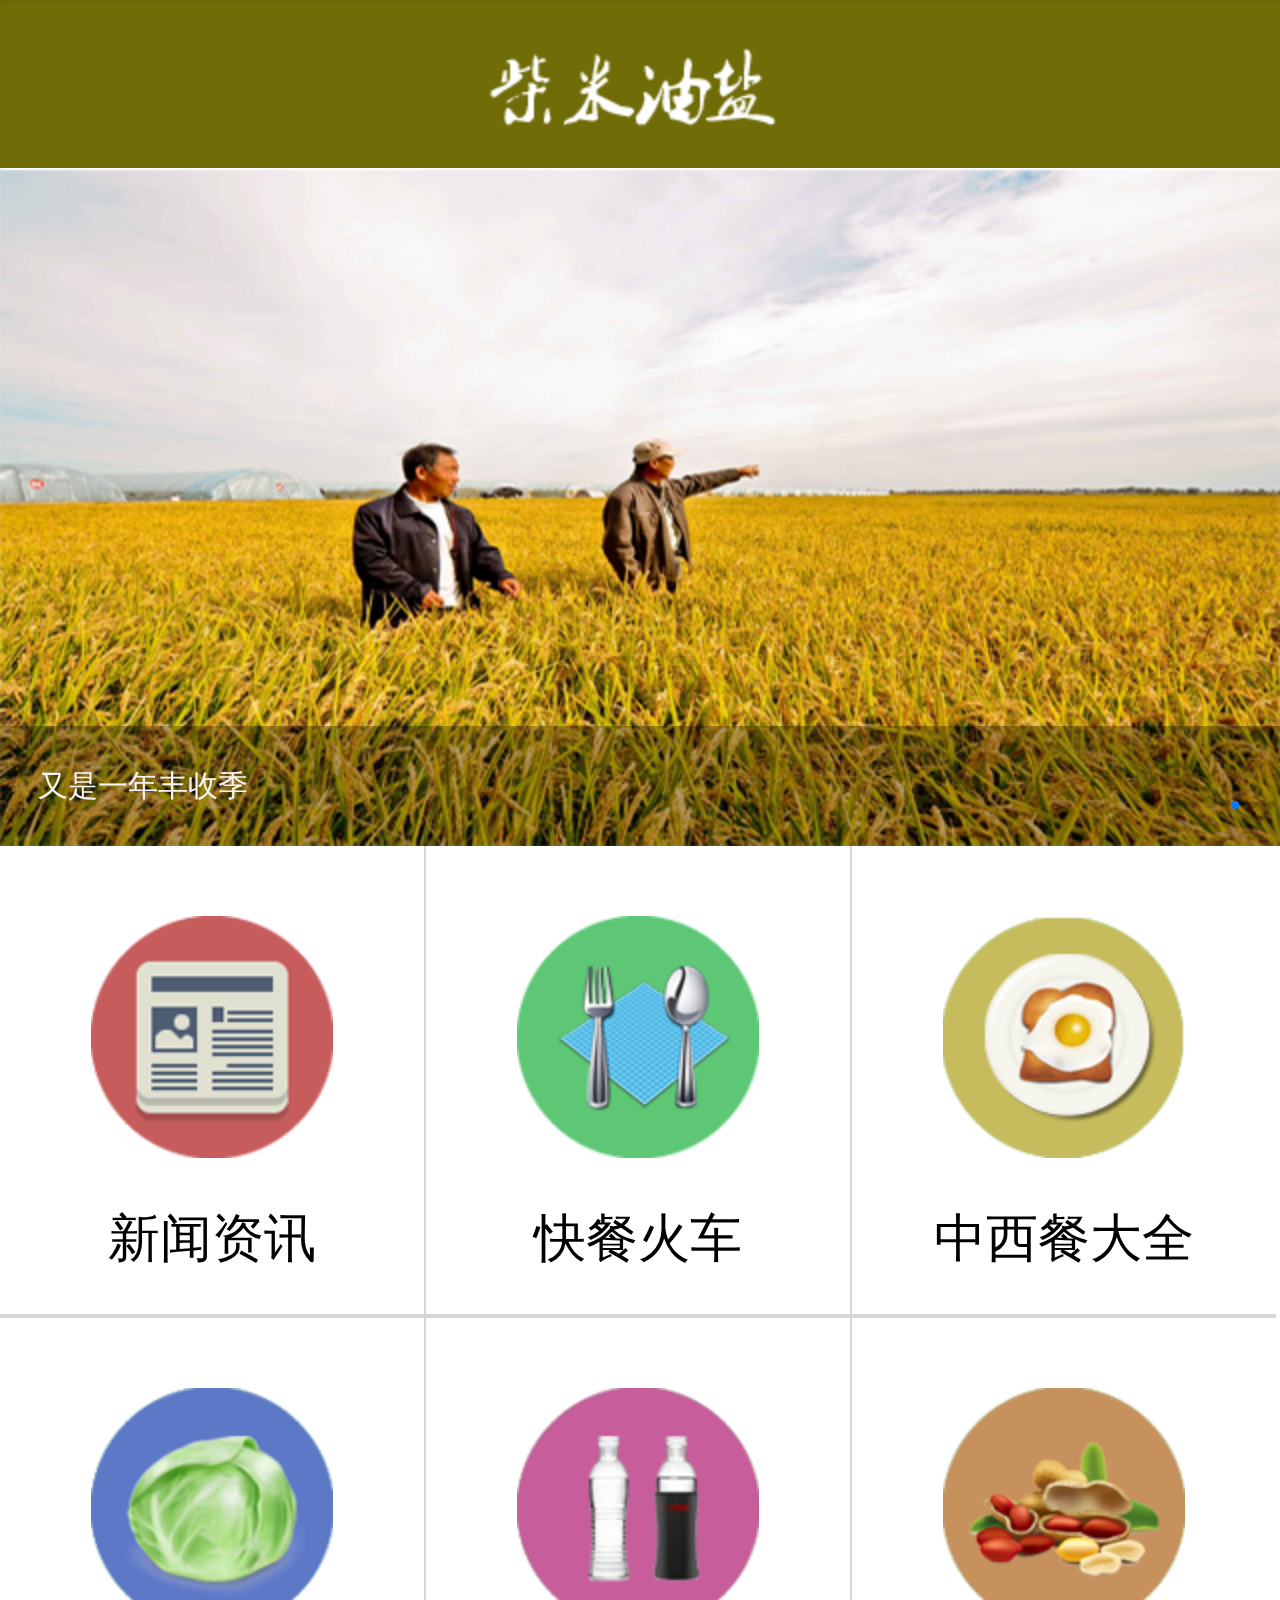
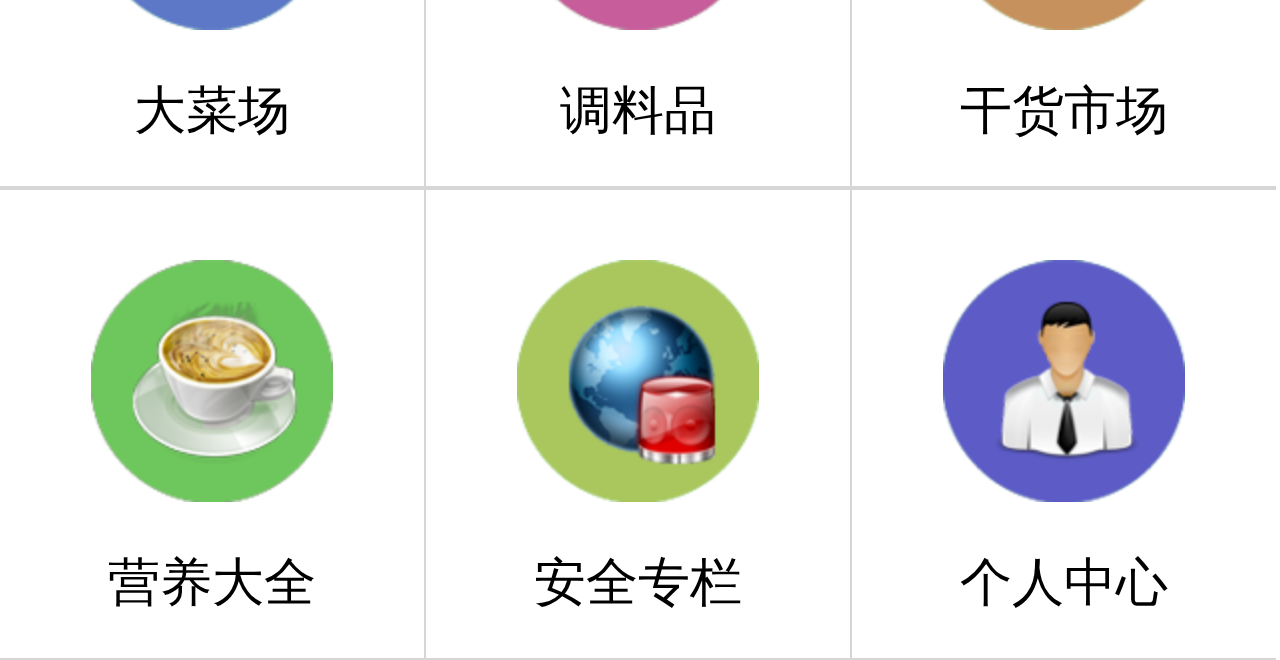
<file: 柴米油盐/index2.html>
<!DOCTYPE html>
<html lang="en">
<head>
    <meta charset="UTF-8">
    <meta name="viewport"
          content="width=device-width, user-scalable=no, initial-scale=1.0, maximum-scale=1.0, minimum-scale=1.0">
    <title></title>
    <script src="js/fontsize.js"></script>
    <script src="js/jquery-3.2.1.js"></script>
    <link rel="stylesheet" href="js/swiper-3.4.2.min.css">
    <script src="js/swiper-3.4.2.min.js"></script>
    <script src="js/touch.js"></script>
    <script src="js/zepto.min.js"></script>
    <style>
        *{
            margin: 0;
            padding: 0;
            list-style: none;
            text-decoration: none;
        }
        .clear{
            clear: both;
        }
        .header{
            width: 6.4rem;
            height: 0.84rem;
            font-size: 0;
        }
        .header img{
            width: 6.4rem;
            height: 0.84rem;
        }
        .swiper-container{
            width: 6.4rem;
            height: 3.39rem;
        }
        .swiper-slide img{
            width: 6.4rem;
            height: 3.39rem;
        }
        .main{
            width: 6.4rem;
        }
        .main_one{
            display: inline-block;
            width: 2.12rem;
            height: 2.34rem;
            text-align: center;
            font-size: 0;
            border: 0.01rem solid #d7d6d6;
            margin: 0;
            float: left;
        }
        .main_one:nth-of-type(1){
            border-left: 0;
            border-top: 0;
        }
        .main_one:nth-of-type(2){
            border-left: 0;
            border-top: 0;
        }
        .main_one:nth-of-type(3){
            border-left: 0;
            border-top: 0;
            border-right: 0;
        }
        .main_one:nth-of-type(4){
            border-left: 0;

        }
        .main_one:nth-of-type(5){
            border-left: 0;
        }
        .main_one:nth-of-type(6){
            border-left: 0;
            border-right: 0;
        }
        .main_one:nth-of-type(7){
            border-left: 0;
        }
        .main_one:nth-of-type(8){
            border-left: 0;
        }
        .main_one:nth-of-type(9){
            border-left: 0;
            border-right: 0;
        }
        .main_one img{
            width: 1.21rem;
            height: 1.21rem;
            margin-top: 0.35rem;
        }
        .main_one p{
            font-size: 0.26rem;
            color: black;
            margin-top: 0.23rem;
        }

        .fengshou{
            background: rgba(0,0,0,0.3);
            height: 0.6rem;
            width: 100%;
            position: absolute;
            bottom: 0;
            left: 0;
            z-index: 2;
            padding-left: 0.19rem;
            color: whitesmoke;
            font-size: 0.15rem;
            line-height: 0.6rem;
        }

    </style>
</head>
<body>
<div class="header">
    <img src="images/two_header.png" alt="">
</div>
<div class="swiper-container">
        <ul class="swiper-wrapper">
            <li class="swiper-slide"><img src="images/banner.png" alt=""></li>
            <li class="swiper-slide"><img src="images/banner.png" alt=""></li>
            <li class="swiper-slide"><img src="images/banner.png" alt=""></li>
        </ul>
        <!-- 如果需要分页器 -->
        <div class="swiper-pagination" style="text-align: right;bottom: -0.05rem;"></div>
        <div class="fengshou">又是一年丰收季</div>
</div>
<div class="main">
    <a href="" class="main_one">
        <img src="images/main_pic1.png" alt="">
        <p>新闻资讯</p>
    </a>
    <a href="index3.html" class="main_one">
        <img src="images/main_pic2.png" alt="">
        <p>快餐火车</p>
    </a>
    <a href="" class="main_one">
        <img src="images/main_pic3.png" alt="">
        <p>中西餐大全</p>
    </a>
    <div class="clear"></div>
    <a href="" class="main_one">
        <img src="images/main_pic4.png" alt="">
        <p>大菜场</p>
    </a>
    <a href="" class="main_one">
        <img src="images/main_pic5.png" alt="">
        <p>调料品</p>
    </a>
    <a href="" class="main_one">
        <img src="images/main_pic6.png" alt="">
        <p>干货市场</p>
    </a>
    <div class="clear"></div>
    <a href="" class="main_one">
        <img src="images/main_pic7.png" alt="">
        <p>营养大全</p>
    </a>
    <a href="" class="main_one">
        <img src="images/main_pic8.png" alt="">
        <p>安全专栏</p>
    </a>
    <a href="" class="main_one">
        <img src="images/main_pic9.png" alt="">
        <p>个人中心</p>
    </a>
    <div class="clear"></div>

</div>
</body>
</html>
<script>
    var mySwiper = new Swiper ('.swiper-container', {

        // 如果需要分页器
        pagination: '.swiper-pagination',

    });
</script>
</file>
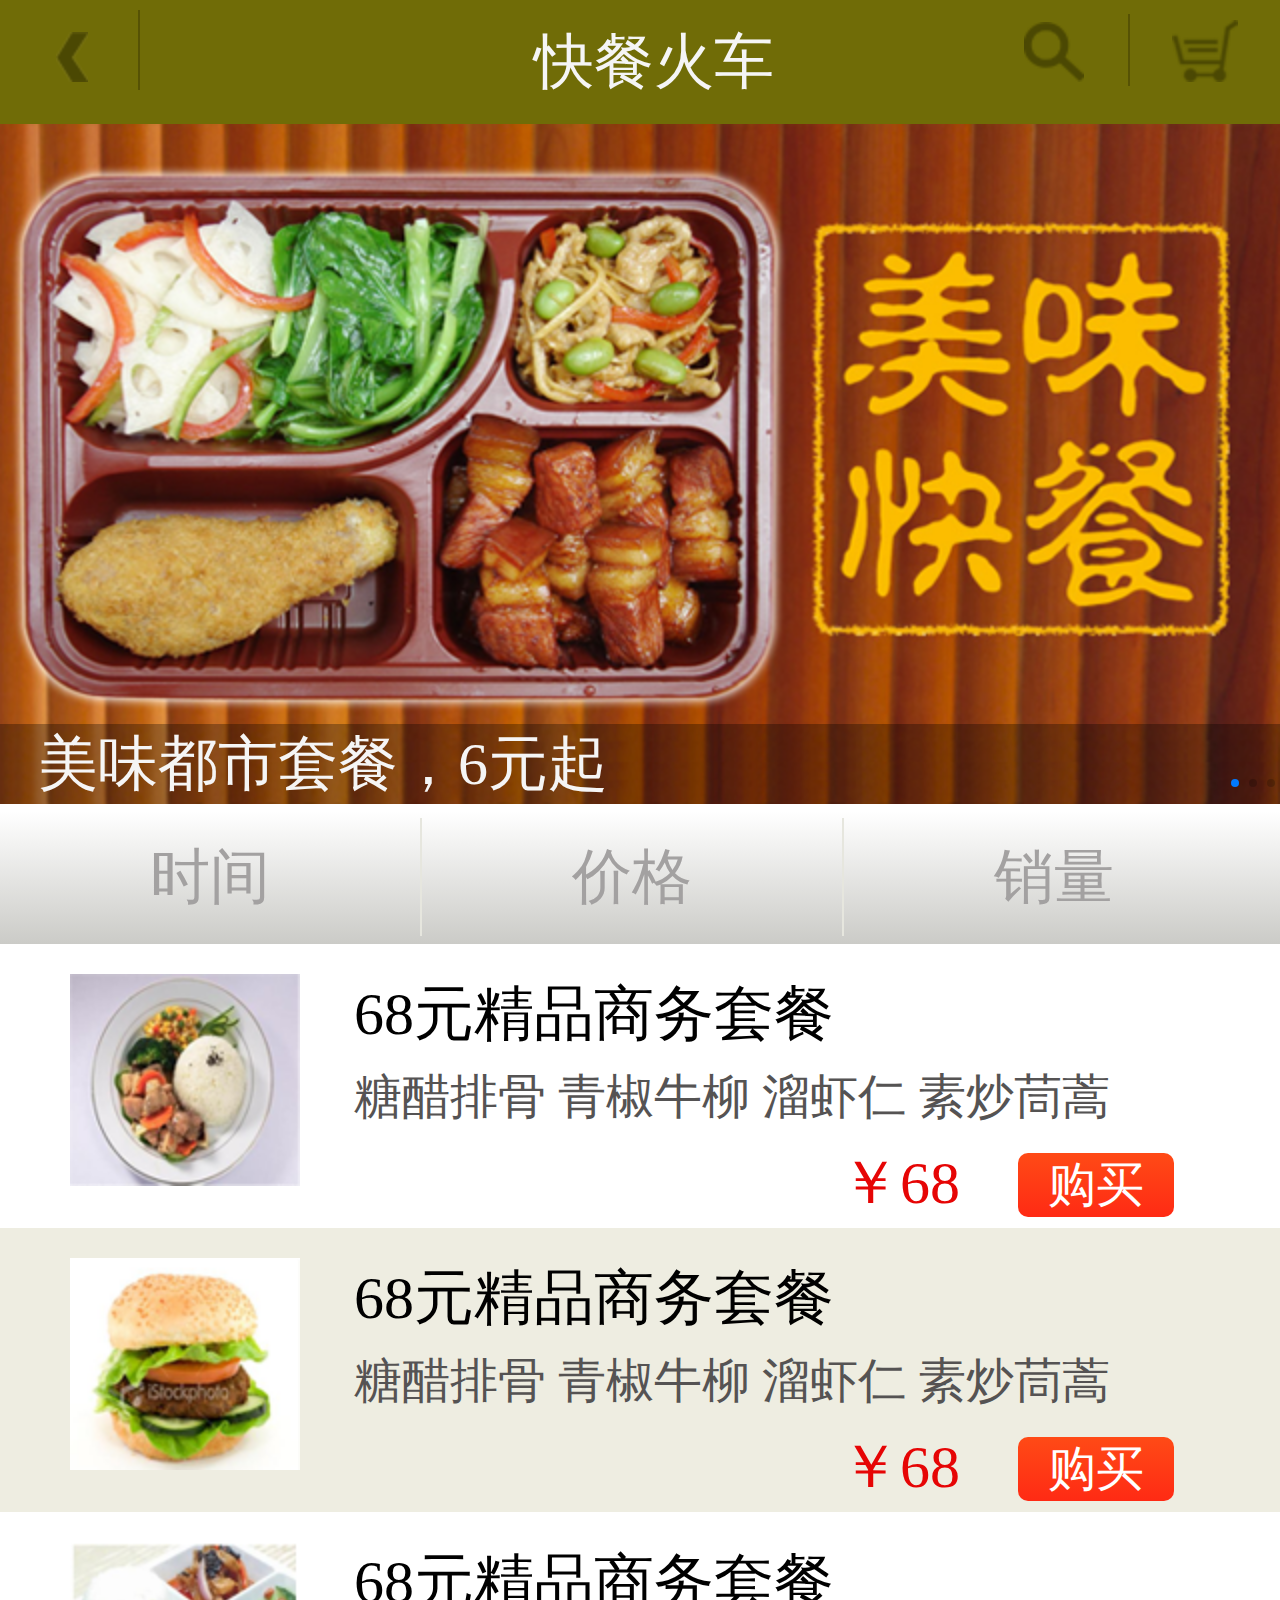
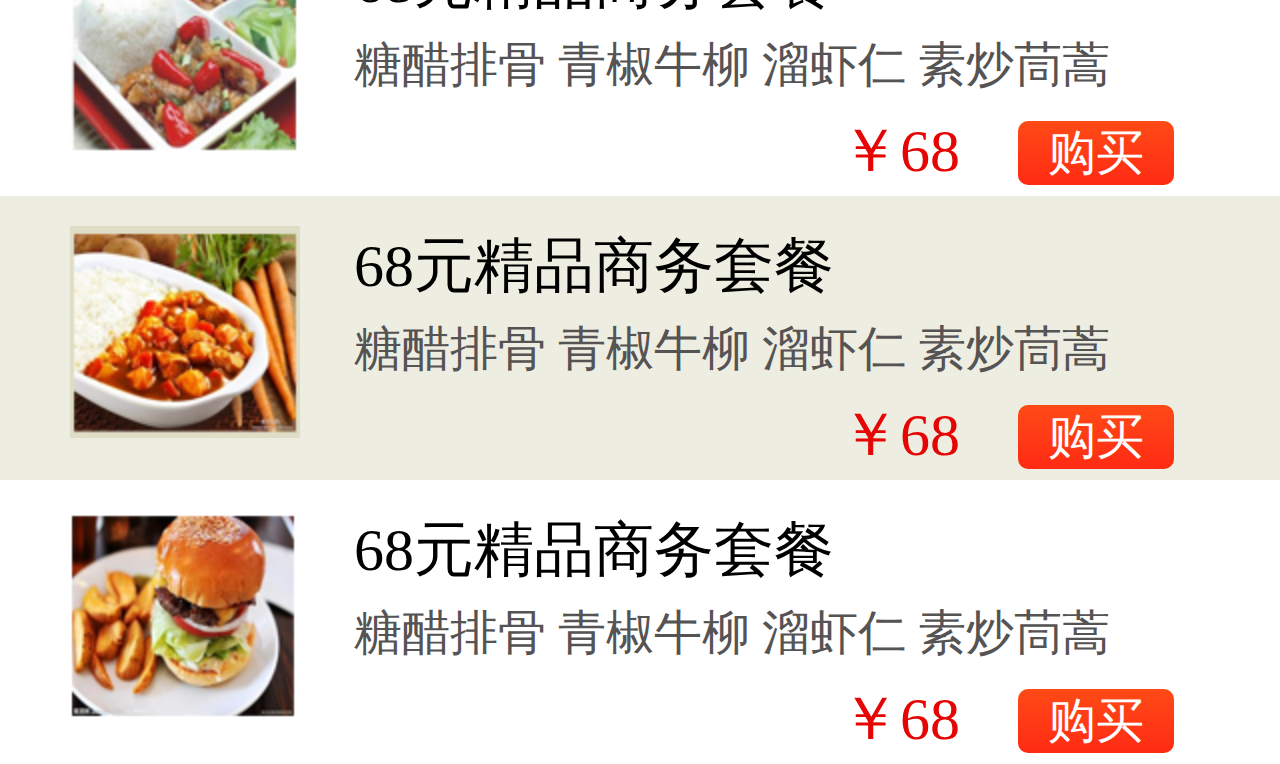
<file: 柴米油盐/index3.html>
<!DOCTYPE html>
<html lang="en">
<head>
    <meta charset="UTF-8">
    <meta name="viewport"
          content="width=device-width, user-scalable=no, initial-scale=1.0, maximum-scale=1.0, minimum-scale=1.0">
    <title></title>
    <script src="js/fontsize.js"></script>
    <script src="js/jquery-3.2.1.js"></script>
    <link rel="stylesheet" href="js/swiper-3.4.2.min.css">
    <script src="js/swiper-3.4.2.min.js"></script>
    <script src="js/touch.js"></script>
    <script src="js/zepto.min.js"></script>
    <style>
        *{
            margin: 0;
            padding: 0;
            list-style: none;
            text-decoration: none;
        }
        .header{
            width: 6.4rem;
            height: 0.62rem;
            background: #706c07;
            font-size: 0;
            line-height: 0.62rem;
        }
        .header span{
            font-size: 0.3rem;
            color: whitesmoke;
            display: inline-block;
            margin-left: 1.97rem;
        }
        .header a:nth-of-type(1){
            display: inline-block;
            width: 0.16rem;
            height: 0.25rem;
            margin-left: 0.28rem;
            padding: 0.05rem 0.25rem 0.1rem 0;
            border-right: 0.01rem solid #565204;
        }
        .header a:nth-of-type(1) img{
            width: 0.16rem;
            height: 0.25rem;
        }
        .header a:nth-of-type(2){
            display: inline-block;
            width: 0.30rem;
            height: 0.30rem;
            margin-left: 1.25rem;
            padding: 0.03rem 0.22rem 0.03rem 0;
            border-right: 0.01rem solid #565204;
        }
        .header a:nth-of-type(2) img{
            width: 0.30rem;
            height: 0.30rem;
        }
        .header a:nth-of-type(3){
            display: inline-block;
            width: 0.33rem;
            height: 0.31rem;
            margin-left: 0.21rem;
        }
        .header a:nth-of-type(3) img{
            width: 0.33rem;
            height: 0.31rem;
        }
        .swiper-container{
            width: 6.4rem;
            height: 3.4rem;
            position: relative;
        }
        .swiper-slide img{
            width: 6.4rem;
            height: 3.4rem;
            z-index: 1;
        }
        .banner_bg{
            width: 6.21rem;
            height: 0.4rem;
            background: rgba(0,0,0,0.3);
            position: absolute;
            bottom: 0;
            left: 0;
            z-index: 2;
            font-size: 0.3rem;
            padding-left: 0.19rem;
            color: whitesmoke;
        }
        .nav{
            width: 6.4rem;
            height:0.67rem;
            background: -webkit-linear-gradient(top,white 1%,#cbcbc7 100%);
            margin-top: 0.03rem;
            font-size: 0;
            line-height: 0.67rem;
        }
        .nav a{
            width: 2.1rem;
            font-size: 0.3rem;
            color: #a3a1a1;
            display: inline-block;
            text-align: center;
            height:0.59rem;
            line-height:0.59rem;
            border-right: 0.01rem solid #e6e6de;
            margin-top: 0.04rem;

        }
        .main{
            width: 6.4rem;
        }
        .main_one{
            height: 1.27rem;
            padding-top: 0.15rem;
            padding-left: 0.35rem;
            overflow: hidden;
        }
        .main_one:nth-of-type(2n){
            background: #eeede1;
        }
        .main_one:nth-of-type(2n-1){
            background: white;
        }
        .main_one img{
            width: 1.15rem;
            height: 1.06rem;
            float: left;
            margin-right: 0.27rem;
        }
        .main_one p:nth-of-type(1){
            font-size: 0.3rem;
            color: black;
            float: left;
            margin-bottom: 0.05rem;
        }
        .main_one p:nth-of-type(1) a{
            font-size: 0.3rem;
            color: black;
        }
        .main_one p:nth-of-type(2){
            font-size: 0.24rem;
            color: #555353;
            float: left;
        }
        .main_one p:nth-of-type(3){
            width: 4.1rem;
            float: left;
        }
        .main_one p:nth-of-type(3) a{
            width: 0.78rem;
            height: 0.32rem;
            font-size: 0.24rem;
            background: -webkit-linear-gradient(top,#ff4a16 0%,#ff2a14 100%);
            display: inline-block;
            color: white;
            float: right;
            border-radius: 0.05rem;
            text-align: center;
            line-height: 0.32rem;
            margin-top: 0.12rem;

        }
        .main_one span{
            font-size: 0.3rem;
            color: #e60505;
            margin-top: 0.07rem;
            display: inline-block;
            float:right;
            margin-right: 0.29rem;
        }

    </style>
</head>
<body>
    <div class="header">
        <a href=""><img src="images/left_pic.png" alt=""></a>
        <span>快餐火车</span>
        <a href=""><img src="images/center_pic.png" alt=""></a>
        <a href=""><img src="images/right_pic.png" alt=""></a>
    </div>
    <div class="swiper-container">
        <ul class="swiper-wrapper">
            <li class="swiper-slide"><img src="images/three_banner.png" alt=""></li>
            <li class="swiper-slide"><img src="images/three_banner.png" alt=""></li>
            <li class="swiper-slide"><img src="images/three_banner.png" alt=""></li>
        </ul>
        <!-- 如果需要分页器 -->
        <div class="swiper-pagination" style="text-align: right;bottom:-0.15rem;z-index: 3"></div>
        <div class="banner_bg">美味都市套餐，6元起</div>
    </div>
    <div class="nav">
        <a href="">时间</a><a href="">价格</a><a href="" style="border-right: 0">销量</a>
    </div>
    <div class="main">
        <div class="main_one">
            <img src="images/three_main1.png" alt="">
            <p><a href="">68元精品商务套餐</a></p>
            <p>糖醋排骨 青椒牛柳 溜虾仁 素炒茼蒿</p>
            <p>
            <a href="index4.html">购买</a>
            <span>￥68</span>
            </p>


        </div>
        <div class="main_one">
            <img src="images/three_main2.png" alt="">
            <p><a href="">68元精品商务套餐</a></p>
            <p>糖醋排骨 青椒牛柳 溜虾仁 素炒茼蒿</p>
            <p>
                <a href="">购买</a>
                <span>￥68</span>
            </p>


        </div>
        <div class="main_one">
            <img src="images/three_main3.png" alt="">
            <p><a href="">68元精品商务套餐</a></p>
            <p>糖醋排骨 青椒牛柳 溜虾仁 素炒茼蒿</p>
            <p>
                <a href="">购买</a>
                <span>￥68</span>
            </p>


        </div>
        <div class="main_one">
            <img src="images/three_main4.png" alt="">
            <p><a href="">68元精品商务套餐</a></p>
            <p>糖醋排骨 青椒牛柳 溜虾仁 素炒茼蒿</p>
            <p>
                <a href="">购买</a>
                <span>￥68</span>
            </p>


        </div>
        <div class="main_one">
            <img src="images/three_main5.png" alt="">
            <p><a href="">68元精品商务套餐</a></p>
            <p>糖醋排骨 青椒牛柳 溜虾仁 素炒茼蒿</p>
            <p>
                <a href="">购买</a>
                <span>￥68</span>
            </p>


        </div>
    </div>





















</body>
</html>


<script>
    var mySwiper = new Swiper ('.swiper-container', {

        // 如果需要分页器
        pagination: '.swiper-pagination',

    });
</script>
</file>
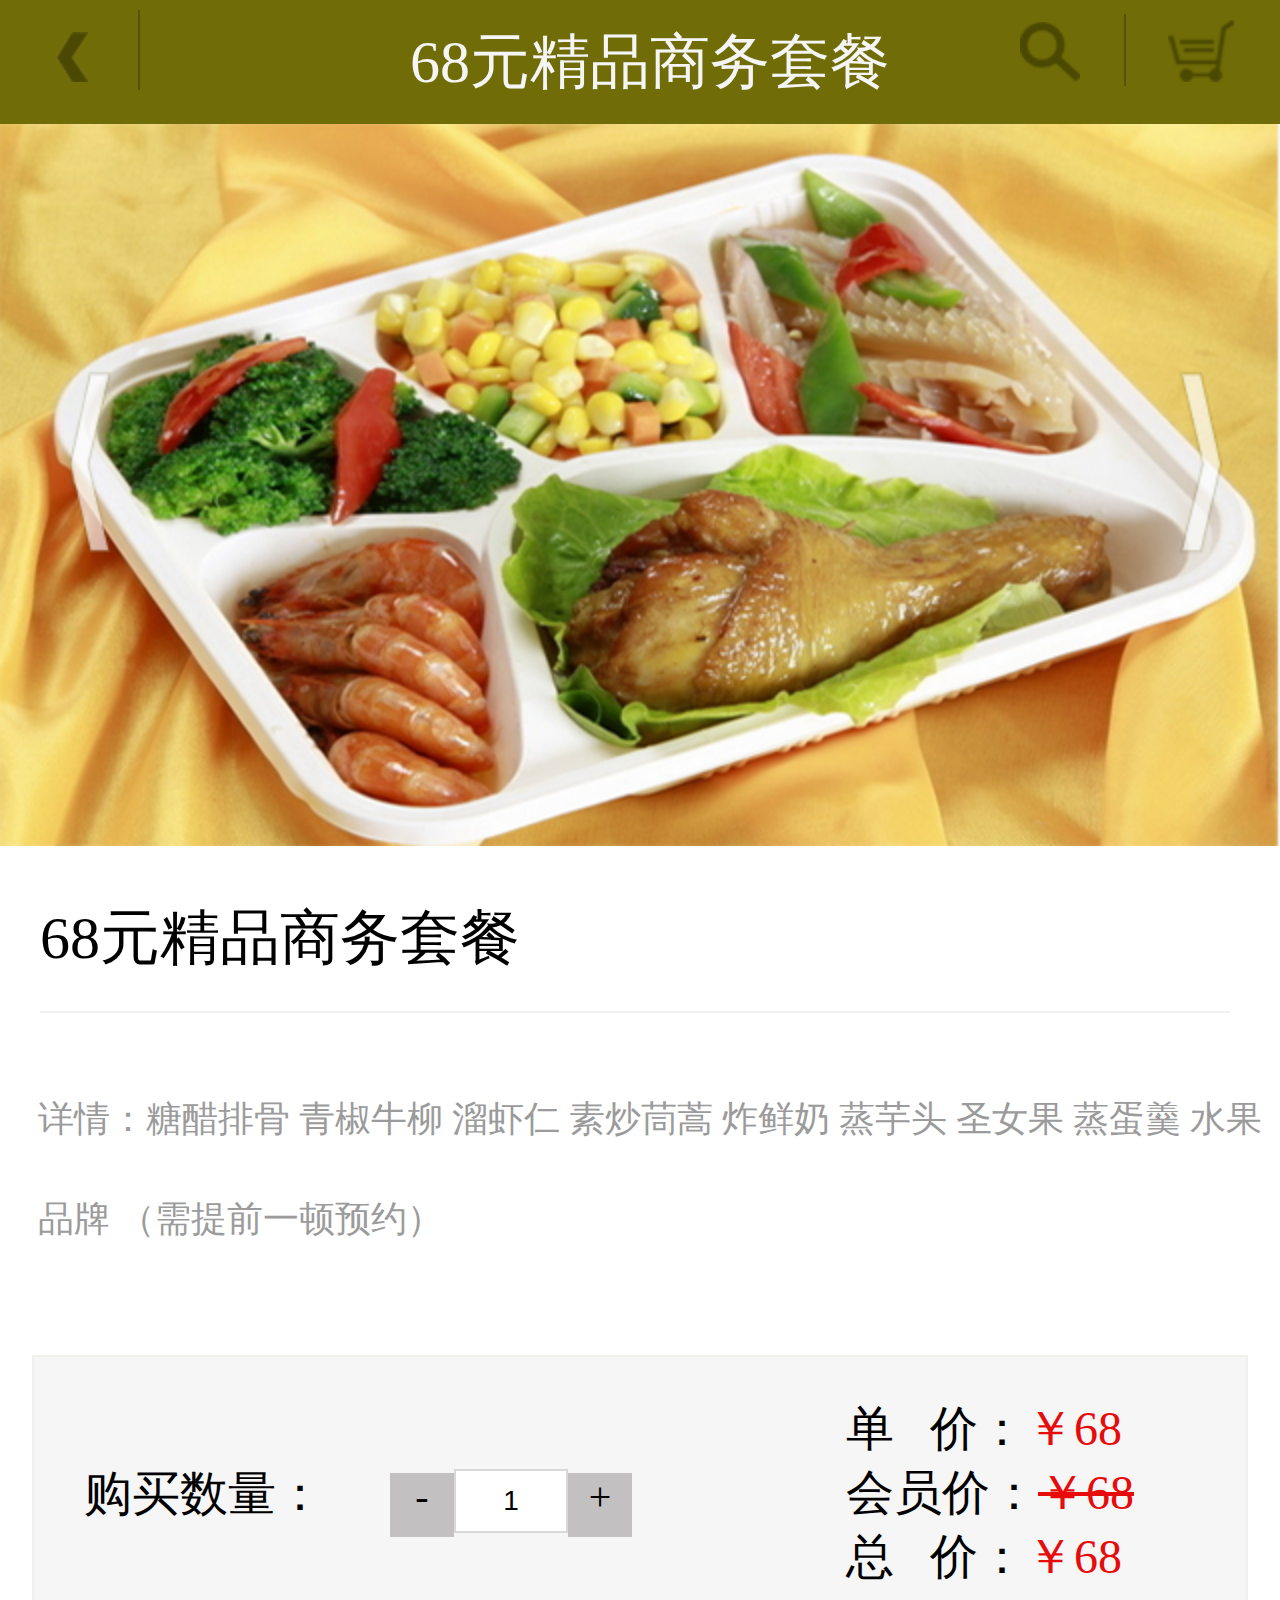
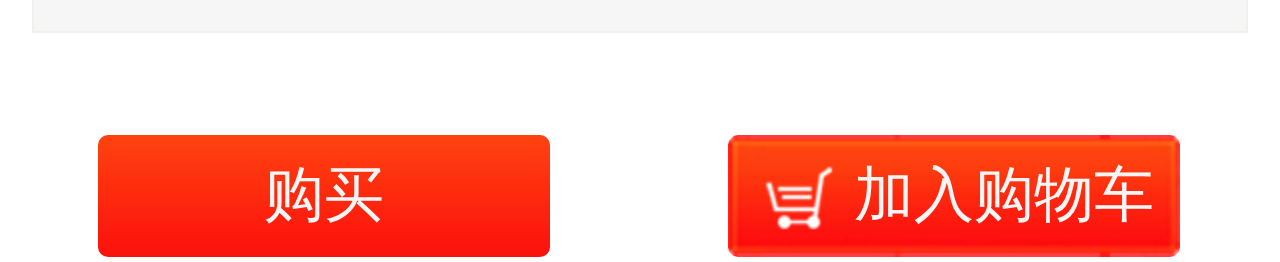
<file: 柴米油盐/index4.html>
<!DOCTYPE html>
<html lang="en">
<head>
    <meta charset="UTF-8">
    <meta name="viewport"
          content="width=device-width, user-scalable=no, initial-scale=1.0, maximum-scale=1.0, minimum-scale=1.0">
    <title></title>
    <script src="js/fontsize.js"></script>
    <script src="js/jquery-3.2.1.js"></script>
    <link rel="stylesheet" href="js/swiper-3.4.2.min.css">
    <script src="js/swiper-3.4.2.min.js"></script>
    <script src="js/touch.js"></script>
    <script src="js/zepto.min.js"></script>
    <style>
        *{
            margin: 0;
            padding: 0;
            list-style: none;
            text-decoration: none;
        }
        .header{
            width: 6.4rem;
            height: 0.62rem;
            background: #706c07;
            font-size: 0;
            line-height: 0.62rem;
        }
        .header span{
            font-size: 0.3rem;
            color: whitesmoke;
            display: inline-block;
            margin-left: 1.35rem;
        }
        .header a:nth-of-type(1){
            display: inline-block;
            width: 0.16rem;
            height: 0.25rem;
            margin-left: 0.28rem;
            padding: 0.05rem 0.25rem 0.1rem 0;
            border-right: 0.01rem solid #565204;
        }
        .header a:nth-of-type(1) img{
            width: 0.16rem;
            height: 0.25rem;
        }
        .header a:nth-of-type(2){
            display: inline-block;
            width: 0.30rem;
            height: 0.30rem;
            margin-left: 0.65rem;
            padding: 0.03rem 0.22rem 0.03rem 0;
            border-right: 0.01rem solid #565204;
        }
        .header a:nth-of-type(2) img{
            width: 0.30rem;
            height: 0.30rem;
        }
        .header a:nth-of-type(3){
            display: inline-block;
            width: 0.33rem;
            height: 0.31rem;
            margin-left: 0.21rem;
        }
        .header a:nth-of-type(3) img{
            width: 0.33rem;
            height: 0.31rem;
        }
        .banner{
            width: 6.4rem;
            height: 3.61rem;

        }
        .banner img{
            width: 6.4rem;
            height: 3.61rem;

        }
        .main{
            width: 6.4rem;
            background: white;
        }
        .main>p:nth-of-type(1){
            width: 5.95rem;
            font-size: 0.3rem;
            margin: 0.26rem 0 0 0.2rem;
            border-bottom: 0.01rem solid #f1f1f1;
            padding-bottom: 0.16rem;
        }
        .main>p:nth-of-type(2){
            font-size: 0.18rem;
            color: #9b9b9b;
            margin: 0.28rem 0 0 0.19rem;
            line-height: 0.5rem;
        }
        .main_bg{
            width: 6.06rem;
            height: 1.37rem;
            border: 0.01rem solid #f1f0ed;
            background: #f6f6f6;
            font-size: 0;
            margin: 0.43rem auto 0 auto;

        }
        .main_bg>span:nth-of-type(1){
            width: 1.29rem;
            height: 1.37rem;
            display: inline-block;
            line-height: 1.37rem;
            font-size: 0.24rem;
            margin-left: 0.25rem;
            margin-right: 0.24rem;
        }
        .main_bg>span:nth-of-type(2),.main_bg>span:nth-of-type(3){
            display: inline-block;
            width: 0.32rem;
            height: 0.32rem;
            background: #c2c0c0;
            color: black;
            font-size: 0.2rem;
            text-align: center;
        }
        .main_bg input{
            width: 0.55rem;
            height: 0.3rem;
            border:0.01rem #d8d8d8 solid;
            text-align: center;
            font-size: 0.14rem;
            margin-top: -0.03rem;
        }
        .main_bg p{
            display: inline-block;
            width: 2rem;
            height: 1.18rem;
            float: right;
            font-size: 0.24rem;
            padding-top: 0.2rem;

        }
        .main_bg p span{
            display: inline-block;
            color: #e70c0c;
        }
        .main>a{
            width: 2.26rem;
            height: 0.61rem;
            background: -webkit-linear-gradient(top,#ff430f 0%,#fc100d 100%);
            display: inline-block;
            border-radius: 0.05rem;
            font-size: 0.3rem;
            line-height: 0.6rem;
            text-align: center;
            color: whitesmoke;
            margin-left: 0.49rem;
        }
        .main>a:nth-of-type(2){
            background: url("images/a_bg.png") no-repeat center center;
            background-size:2.26rem 0.61rem;
            padding-left: 0.5rem;
            box-sizing: border-box;
        }


    </style>
</head>
<body>
<div class="header">
    <a href=""><img src="images/left_pic.png" alt=""></a>
    <span>68元精品商务套餐</span>
    <a href=""><img src="images/center_pic.png" alt=""></a>
    <a href=""><img src="images/right_pic.png" alt=""></a>
</div>
<div class="banner">
    <img src="images/four_banner.png" alt="">
</div>
<div class="main">
    <p>68元精品商务套餐</p>
    <p>详情：糖醋排骨 青椒牛柳 溜虾仁 素炒茼蒿 炸鲜奶 蒸芋头 圣女果 蒸蛋羹 水果品牌 （需提前一顿预约）</p>
    <div class="main_bg">
        <span>购买数量：</span>
        <span id="remove">-</span>
        <input id="num" type="text" value="1">
        <span id="add">+</span>
        <p>
            单&nbsp;&nbsp;&nbsp;价：<span>￥68</span>
            <br>会员价：<span style="text-decoration: line-through">￥68</span>
            <br>总&nbsp;&nbsp;&nbsp;价：<span>￥68</span>
        </p>
    </div>
    <a href="">购买</a><a href="" style="margin-left: 0.89rem">加入购物车</a>
</div>
















</body>
</html>
<script>

    $("#add").click(
        function(){
            var a=$("#num").val();
            var b=Number(a)+1;
            $("#num").val(b);

        }
    );
    $("#remove").click(
        function(){
            var a=$("#num").val();
            var b=Number(a)-1;
            $("#num").val(b);

        }
    );
</script>
</file>
<file: 中秋节/css/index.css>
*{
    padding: 0;
    margin: 0;
}
ul{
    list-style: none;
}
a{
    text-decoration: none;
}
html,body{
    width: 100%;
    height: 100%;
    overflow: hidden;
}
.pageup{
    transform: translateY(-100%);
}
.pagedown{
    transform: translateY(100%);
}
.hide{
    display: none !important;
}
.page{
    width: 100%;
    height: 100%;
    position: absolute;
    top: 0;
    left: 0;
    overflow: hidden;
    transition: all 1s linear;
}
.page_1{
    background: url("../images/page1_bg.gif")no-repeat;
    background-size: 6.4rem 11.36rem;
}
.page_1 img:first-of-type{
    width: 2.7rem;
    margin: 1.66rem auto 0;
    display: block;
}
.page_1 img:nth-of-type(2){
    width: 1.74rem;
    margin-top: 0.4rem;
    display: block;
    margin-left: 3.5rem;
    transform: translateX(-5.5rem)
}
.page_1 img:last-of-type{
    width: 2.35rem;
    margin-top: 0.65rem;
    margin-left: 0.21rem;
}
.page_2{
    background: url("../images/page2_bg.png")no-repeat;
    background-size: 6.4rem 11.36rem;
}
.page_2 p{
    font-family: STHupo;
    font-size: 0.48rem;
    font-weight: bold;
    color: white;
    background: url("../images/page2_xinxin.png")no-repeat left center;
    background-size: 0.6rem 0.56rem;
    padding-left: 0.95rem;
    transform: translateX(5rem);
}
.page_2 p:first-of-type{
    margin-top: 0.7rem;
    margin-left: 1.75rem;
}
.page_2 p:nth-of-type(2){
    margin-top: 1rem;
    margin-left: 1rem;
}
.page_2 p:nth-of-type(3){
    margin-top: 0.7rem;
    margin-left: 1.75rem;
}
.page_2 p:nth-of-type(4){
    margin-top: 0.8rem;
    margin-left: 0.9rem;
}
.page_2 img{
    position: absolute;
    opacity: 0;
    transform-origin: top;
}
.page_2 img:first-of-type{
    left: 1.3rem;
    top: 1.1rem;
    width: 0.73rem;
}
.page_2 img:nth-of-type(2){
    left: 1.3rem;
    top: 2.5rem;
    width: 0.73rem;
}
.page_2 img:nth-of-type(3){
    left: 1.2rem;
    top: 3.9rem;
    width: 0.9rem;
}
.page_3{
    background: url("../images/page3_bg.png")no-repeat;
    background-size: 6.4rem 11.36rem;
}
.page_3 .zhong:after{
    content: '';
    clear: both;
    display: block;
}
.page_3 .zhong img{
    float: right;
    width: 0.48rem;
    margin-top: 0.27rem;
    margin-right: 0.7rem;
    margin-left: 0.4rem;
}
.page_3 .zhong p{
    float: right;
    width: 0.3rem;
    font-size: 0.24rem;
    color: #feffff;
    font-family: AdobeHeitiStd;
    margin-top: 1.2rem;
    margin-right: 0.05rem;
    transform-origin: top;
    transform: scale(0);
}
.page_3 .zhong p:first-of-type{
    padding-top: 0.65rem;
}
.page_3>img:first-of-type{
    width: 1.74rem;
    margin-top: 2rem;
    display: block;
    margin-left: 3.5rem;
}
.page_3>img:last-of-type{
    width: 2.35rem;
    margin-top: 1.38rem;
    margin-left: 0.15rem;
}
.page_4{
    background: url("../images/page4_bg.png")no-repeat;
    background-size: 6.4rem 11.36rem;
}
.page_4 .page_4_top{
    margin-bottom: 0.13rem;
}
.page_4 .page_4_top:after{
    content: '';
    clear: both;
    display: block;
}
.page_4 .page_4_top img:first-of-type{
    float: right;
    width: 0.48rem;
    margin-top: 0.27rem;
    margin-right: 0.7rem;
    margin-left: 0.4rem;
}
.page_4 .page_4_top img:nth-of-type(2){
    width: 1.02rem;
    float: right;
    margin-top: 0.45rem;
    transform: translateY(-4rem)
}
.page_4 .page_4_top img:last-of-type{
    width: 3.05rem;
    float: right;
    margin-right: 0.5rem;
}
.page_4:after{
    content: '';
    clear: both;
    display: block;
}
.page_4>img{
    float: left;
    margin-left: 0.18rem;
    margin-top: 0.07rem;
}
.page_4>img:nth-of-type(2n+1){
    transform: translateX(7rem)
}
.page_4>img:nth-of-type(2n){
    margin-left: 0.09rem;
    transform: translateX(-7rem)
}
.page_4>img:nth-of-type(1),.page_4>img:nth-of-type(2){
    width: 3rem;
    height: 2.55rem;
    animation-delay: 2s;
}
.page_4>img:nth-of-type(3),.page_4>img:nth-of-type(4){
    width: 3rem;
    height: 2.01rem;
    animation-delay: 3s;
}
.page_4>img:nth-of-type(5),.page_4>img:nth-of-type(6){
    width: 3rem;
    height: 2.17rem;
    animation-delay: 4s;

}
.page_5{
    background: url("../images/page4_bg.png")no-repeat;
    background-size: 6.4rem 11.36rem;
}
.page_5 .page5_top:after{
    content: '';
    clear: both;
    display: block;
}
.page_5 .page5_top img{
    float: right;
}
.page_5 .page5_top img:nth-of-type(1){
    width: 0.48rem;
    margin-top: 0.27rem;
    margin-right: 0.6rem;
    margin-left: 0.4rem;
}
.page_5 .page5_top img:nth-of-type(2){
    width: 0.48rem;
    margin-top: 0.5rem;
    transform: translateY(-4rem)
}
.page_5 .page5_top img:nth-of-type(3){
    width: 4.2rem;
    margin-top: 0.5rem;
    margin-right: 0.1rem;
}
.page_5>img{
    float: left;
    margin-left: 0.14rem;
    margin-top: 0.1rem;
}
.page_5>img:nth-of-type(2n+1){
    width: 3.2rem;
    animation-delay: 2s;
    transform: translateX(-7rem)
}
.page_5>img:nth-of-type(2n){
    width: 2.92rem;
    animation-delay: 2s;
    margin-left: 0.09rem;
    transform: translateX(7rem)
}
.page_5>img:nth-of-type(5),.page_5>img:nth-of-type(6){
    height: 2.46rem;
    animation-delay: 2s;
}
.page_6{
    background: url("../images/page3_bg.png")no-repeat;
    background-size: 6.4rem 11.36rem;
}
.page_6 img:first-of-type{
    width: 0.47rem;
    float: right;
    margin-right: 0.45rem;
    margin-top: 0.26rem;
    display: block;
}
.page_6 img:nth-of-type(2){
    width: 2.12rem;
    float: right;
    margin-right: 0.38rem;
    margin-top: 0.58rem;
    display: block;
    transform: translateY(-4rem)
}
.page_6 img:nth-of-type(3){
    width: 2.12rem;
    float: right;
    margin-right: 0.38rem;
    margin-top: 0.58rem;
    display: block;
    margin-bottom: 0.38rem;
    transform: translateX(-4rem)
}
.page_6 img:nth-of-type(4){
    width: 5.65rem;
    margin: 0.38rem auto;
    display: block;transform: scale(0)

}
</file>
<file: 大众点评/css/index.css>
*{
    padding: 0;
    margin: 0;
}
html,body{
    width: 100%;
    height: 100%;
    overflow: hidden;
}
.page,.subpage{
    width: 100%;
    height: 100%;
    overflow: hidden;
    /*5���ص�*/
    position: absolute;
    left: 0;
    top: 0;
    transition: transform 0.5s linear;
}
.page1{
    background: #136562;
}
.page2{
    background: #934fcc;
}
.page3{
    background: #f44400;
}
.page4{
    background: #ffbd40;
}
.page5{
    background: #136562;
}

.page1 .pic1{
    width: 4.96rem;
    height: 6.05rem;
    display: block;
    margin: 0.3rem auto 0 auto;
}
.page1 .pic2{
    width: 3.69rem;
    height: 2.59rem;
    display: block;
    margin: 1rem auto 0 auto;
}

.page2-1 .pic1{
    display: block;
    width: 3.17rem;
    height: 2.23rem;
    margin: 0.2rem auto 0 auto;
}
.page2-1 .pic2{
    width: 4.6rem;
    height: 6.6rem;
    position: absolute;
    left: 50%;
    top: 1.3rem;
    z-index: 99;
    margin-left: -2.3rem;
}
.page2-1 .pic3{
    width: 4.28rem;
    height: 4.35rem;
    position: absolute;
    left: 50%;
    top: 4.5rem;
    z-index: 99;
    margin-left: -2.1rem;
}
.page2-1 .pic4{
    width: 4.81rem;
    height: 4.87rem;
    position: absolute;
    left: 50%;
    top: 3.5rem;
    margin-left: -2.45rem;

}
.page2-1 .pic5{
    display: block;
    width: 2.84rem;
    height: 0.33rem;
    margin: 0 auto;
    position: fixed;
    left: 50%;
    bottom: 1.5rem;
    margin-left: -1.42rem;
}
.page2-1 .pic6{
    display: block;
    width: 0.41rem;
    height: 0.12rem;
    margin: 0 auto;
    position: fixed;
    left: 50%;
    bottom: 1rem;
    margin-left: -0.2rem;
}
.page2-2 .pic1{
    display: block;
    width: 5.87rem;
    height: 7.14rem;
    margin: 0.3rem auto 0 auto;
}
.page2-2 .pic2{
    display: block;
    width: 5.2rem;
    height: 0.88rem;
    margin: 1.5rem auto 0 auto;
}
.page2-2 .pic3{
    display: block;
    width: 0.41rem;
    height: 0.12rem;
    margin: 0 auto;
    position: fixed;
    left: 50%;
    bottom: 1rem;
    margin-left: -0.2rem;
}

.page3-1 .pic1{
    display: block;
    width: 3.17rem;
    height: 2.23rem;
    margin: 0.2rem auto 0 auto;
}
.page3-1 .pic2{
    width: 4.96rem;
    height: 2.81rem;
    position: absolute;
    left: 0.5rem;
    top: 5.5rem;
    z-index: 99;

}
.page3-1 .pic3{
    width: 3.45rem;
    height: 5.29rem;
    position: absolute;
    left: 2rem;
    top: 3.8rem;
    z-index: 99;

}
.page3-1 .pic4{
    width: 4.81rem;
    height: 4.87rem;
    position: absolute;
    left: 50%;
    top: 3.5rem;
    margin-left: -2.45rem;

}
.page3-1 .pic5{
    display: block;
    width: 2.84rem;
    height: 0.33rem;
    margin: 0 auto;
    position: fixed;
    left: 50%;
    bottom: 1.5rem;
    margin-left: -1.42rem;
}
.page3-1 .pic6{
    display: block;
    width: 0.41rem;
    height: 0.12rem;
    margin: 0 auto;
    position: fixed;
    left: 50%;
    bottom: 1rem;
    margin-left: -0.2rem;
}
.page3-2 .pic1{
    display: block;
    width: 5.87rem;
    height: 7.14rem;
    margin: 0.3rem auto 0 auto;
}
.page3-2 .pic2{
    display: block;
    width: 5.2rem;
    height: 0.88rem;
    margin: 1.5rem auto 0 auto;
}
.page3-2 .pic3{
    display: block;
    width: 0.41rem;
    height: 0.12rem;
    margin: 0 auto;
    position: fixed;
    left: 50%;
    bottom: 1rem;
    margin-left: -0.2rem;
}

.page4-1 .pic1{
    display: block;
    width: 3.24rem;
    height: 2.41rem;
    margin: 0.2rem auto 0 auto;
}
.page4-1 .pic2{
    width: 5.43rem;
    height: 3.74rem;
    position: absolute;
    left: 0.3rem;
    top: 4.8rem;
    z-index: 99;
}
.page4-1 .pic3{
    width: 3.22rem;
    height: 4.29rem;
    position: absolute;
    left: 1.4rem;
    top: 4rem;
    z-index: 99;

}
.page4-1 .pic4{
    width: 5.06rem;
    height: 5.06rem;
    position: absolute;
    left: 50%;
    top: 3.5rem;
    margin-left: -2.45rem;

}
.page4-1 .pic5{
    display: block;
    width: 2.84rem;
    height: 0.33rem;
    margin: 0 auto;
    position: fixed;
    left: 50%;
    bottom: 1.5rem;
    margin-left: -1.42rem;
}
.page4-1 .pic6{
    display: block;
    width: 0.41rem;
    height: 0.12rem;
    margin: 0 auto;
    position: fixed;
    left: 50%;
    bottom: 1rem;
    margin-left: -0.2rem;
}
.page4-2 .pic1{
    display: block;
    width: 5.87rem;
    height: 7.14rem;
    margin: 0.3rem auto 0 auto;
}
.page4-2 .pic2{
    display: block;
    width: 5.2rem;
    height: 0.88rem;
    margin: 1.5rem auto 0 auto;
}
.page4-2 .pic3{
    display: block;
    width: 0.41rem;
    height: 0.12rem;
    margin: 0 auto;
    position: fixed;
    left: 50%;
    bottom: 1rem;
    margin-left: -0.2rem;
}

.page5 .pic1{
    display: block;
    width: 5.63rem;
    height: 4.86rem;
    margin: 1.5rem auto 0 auto;
}
.page5 .pic2{
    display: block;
    width: 5.2rem;
    height: 0.88rem;
    margin: 1.5rem auto 0 auto;
}
.hide{
    display: none!important;
}
.jiantou{
    width: 0.5rem;
    height: 0.28rem;
    z-index: 999;
    position: fixed;
    left:50%;
    bottom: 1.3rem;
    margin-left: -0.25rem;
}
img{
    width: 100%;
    height: 100%
}
/*�Ϸ�ҳ*/
.pageUp{
    transform: translateY(-100%);
}
/*�·�ҳ*/
.pageDown{
    transform: translateY(100%);
}
/*��ҳ*/
.pageLeft{
    transform: translateX(-100%);
}
/*�ҷ�ҳ*/
.pageRight{
    transform: translateX(100%);
}
</file>
<file: 京东效果/css/style.css>
*{
    padding: 0;
    margin: 0;
    text-decoration: none;
    list-style: none;
}
.clear{
    clear: both;
}
header{
    width: 6.4rem;
    height: 0.7rem;
    margin: 0 auto;
    position: absolute;
    z-index: 999;
}
header .logo{
    float: left;
    margin: 0.25rem 0.19rem 0 0.1rem;
    font-size: 0;
}
header .logo a{
    width: 1.11rem;
    height: 0.8rem;
    display: block;
    background: url("../images/sprites.png") no-repeat 0 -2.19rem;
    background-size: 4rem 4rem;
}
header .find{
    width: 4rem;
    height: 0.5rem;
    float: left;
    font-size: 0;
    position: relative;
}
header .find input{
    width: 4rem;
    height: 0.5rem;
    border-radius: 0.4rem;
    margin-top: 0.2rem;
    border: 0.01rem solid #000;
    padding-left: 0.6rem;
    box-sizing:border-box;
    outline: none;
}
header .find .search{
    width: 0.8rem;
    height: 0.8rem;
    background: url("../images/sprites.png") no-repeat -1.1rem -2.1rem;
    background-size: 4rem 4rem;
    position: absolute;
    top: 0.15rem;
    left: 0.05rem;
}
header .denglu{
    float: left;
}
header .denglu a{
    color: white;
    display: block;
    font-size: 0.3rem;
    margin: 0.25rem 0 0 0.2rem;
}
/*swiper-container �ֲ�*/
.swiper-container{
    width: 6.4rem;
    height: 3.5rem;
    margin: 0 auto;
    background: pink;
    position: relative;
}
.swiper-wrapper{
    width: 25.6rem;
    height: 3.5rem;
}
.swiper-wrapper img{
    width: 100%;
    height: 100%;
}
.swiper-slide{
    text-align: center;
    line-height: 3.5rem;
    font-size: 0.3rem;
}

/*nav*/
nav{
    width: 6.4rem;
    margin: 0 auto;
}
nav ul{
    width: 6.4rem;
    border-bottom: 0.03rem solid #e1e1e1;
}
nav ul li{
    float: left;
    width: 1rem;
    height: 1rem;
    margin: 0.3rem 0.3rem;
}
nav div{
    width: 0.8rem;
    height: 0.8rem;
}
nav li div img{
    width: 100%;
    height: 100%;
    margin: 0.1rem;
}
nav h2{
    font-size: 0.14rem;
    line-height: 1rem;
    color: #848484;
    text-align: center;
}
/*section1*/
.section1{
    width: 6.4rem;
    margin: 0 auto;
    background: white;
    border-top: 0.2rem solid #f0f0f0;
}

.section1 .top .icon{
    width: 0.4rem;
    height: 0.5rem;
    float: left;
    font-size: 0;
    margin: 0.2rem 0 0 0.2rem;
}
.section1 .top.icon:after{
    content: "";
    width: 0;
    height: 0;
    clear: both;
    display: block;
}
.section1 .top .icon img{
    width: 100%;
    height: 100%;
}
.section1 .top p{
    font-size: 0.3rem;
    color: #d55961;
    margin: 0.3rem;
    float: left;
}
.section1 .top p:after{
    content: "";
    width: 0;
    height: 0;
    clear: both;
    display: block;
}

.section1 .top .set{
    float: left;
    font-size: 0.4rem;
    margin-top: 0.2rem;
}
.section1 .top .set span{
    display: inline-block;
    width: 0.2rem;
    height: 0.3rem;
    text-align: center;
    color: white;
    background: black;
    line-height: 0.3rem;
    margin-right: 0.03rem;
    font-size: 0.3rem;
}
/*.section1 .top .num{*/
    /*float: left;*/
    /*margin: 0.3rem 0.3rem 0.3rem 0;*/
/*}*/
/*.section1 .top .num li{*/
    /*float: left;*/
    /*width: 0.25rem;*/
    /*height: 0.25rem;*/
    /*line-height: 0.25rem;*/
    /*text-align: center;*/
    /*color: white;*/
    /*background: black;*/
    /*font-size: 0.14rem;*/
    /*margin-right: 0.05rem;*/
/*}*/
.section1 .top a{
    font-size: 0.3rem;
    float: right;
    display: block;
    margin: 0.28rem;
    color: #383838;
    font-weight: bold;
}
.section1 .deta{
    width: 6.4rem;
}
.section1 .deta ul li{
    width: 2.04rem;
    text-align: center;
    float: left;
}
.section1 .deta ul li img{
    width: 1.33rem;
    height: 1.33rem;
    padding: 0 0.5rem;
    border-right: 0.03rem solid #e0e0e0;
}
.section1 .deta ul li p{
    font-size: 0.2rem;
    color: red;
}
.section1 .deta ul li span{
    font-size: 0.2rem;
    color: #676767;
    display: block;
    text-decoration: line-through;
}

/*section2*/
.section2{
    width: 6.4rem;
    margin: 0.4rem auto;
    border-top: 0.2rem solid #f0f0f0;
}
.section2 h2{
    font-size: 0.2rem;
    color: #808080;
    border-left: 0.06rem solid #d65057;
    margin: 0.2rem;
    padding-left: 0.1rem;
}
.section2 .pic_left{
    width: 3.2rem;
    height: 3.46rem;
    float: left;
}
.section2 .pic_left img{
    width: 100%;
    height: 100%;
    border-top: 0.01rem solid #dfdfdf;
}
.section2 .pic_right{
    width: 3.2rem;
    height: 3.46rem;
    float: left;
}
.section2 .right1{
    width: 3.3rem;
    height: 1.94rem;
}
.section2 .pic_right .right1 img{
    width: 100%;
    height: 100%;
    border-top: 0.01rem solid #dfdfdf;
    border-left: 0.01rem solid #dfdfdf;
}

/*section3*/
.section3{
    width: 6.4rem;
    margin: 0.4rem auto;
    border-top: 0.2rem solid #f0f0f0;
}
.section3 h2{
    font-size: 0.2rem;
    color: #808080;
    border-left: 0.06rem solid #d65057;
    margin: 0.2rem;
    padding-left: 0.1rem;
}


.section3 .pic_right{
    width: 3.2rem;
    height: 3.36rem;
    float: left;
}
.section3 .pic_right img{
    width: 100%;
    height: 100%;
    border: 0.01rem solid #dfdfdf;
}







.section3 .pic_left{
    width: 3.11rem;
    height: 3.36rem;
    float: left;
}
.section3 .pic_left .left1{
    width: 3.11rem;
    height: 1.68rem;
}
.section3 .pic_left .left1 img{
    width: 100%;
    height: 100%;
    border: 0.01rem solid #dfdfdf;
}
</file>
<file: 8屏动画效果/css/8屏.css>
*{
    padding: 0;
    margin: 0;
    text-decoration: none;
    list-style: none;
}
html,body{
    width: 100%;
    height: 100%;
    overflow: hidden;
}
.swiper-container{
    width: 100%;
    height: 100%;
    background: #b5e2df;
}
.swiper-slide{
    width: 100%;
    height: 100%;
    transition: transform 1s linear;
}

/*��һ��*/
.swiper-container .page1 .pic1{
    width: 1.75rem;
    height: 0.58rem;
    margin: 0.4rem 0 0 0.9rem;
}
.swiper-container .page1 .pic2{
    width: 2.65rem;
    height: 2.64rem;
    margin: 0.5rem 0 0 0.45rem;
    position: relative;
}
.swiper-container .page1 .pic3{
    width: 1.85rem;
    height: 0.76rem;
    margin: 0 auto;
    position: absolute;
    left: 0.9rem;
    top: 2.1rem;
}
.swiper-container .page1 .pic4{
    width: 1.44rem;
    height: 0.16rem;
    margin: 0 auto;
    position: absolute;
    left: 1.05rem;
    bottom: 2rem;
}
.swiper-container .page1 .pic5{
    width: 0.71rem;
    height: 0.71rem;
    margin: 0 auto;
    position: absolute;
    left: 1.4rem;
    bottom: 1rem;
}
.swiper-container .page1 .pic6{
    width: 0.87rem;
    height: 0.33rem;
    position: absolute;
    left: 1.4rem;
    bottom: 0.5rem;
}

/*�ڶ���*/
.page2 .pic1{
    width: 1.45rem;
    height: 0.76rem;
    margin: 0.8rem 0 0 1rem;
    z-index: 999;
    position: absolute;
}
.page2 .pic2{
    width: 3.01rem;
    height: 2.8rem;
    margin: 1.4rem 0 0 0.25rem;
    position: relative;
}
.page2 .pic3{
    width: 2.69rem;
    height: 1.91rem;
    position: absolute;
    left: 0.3rem;
    bottom: 2.6rem;
}
.page2 .pic4{
    width: 2.41rem;
    height: 1.28rem;
    position: absolute;
    left: 0.3rem;
    bottom: 0.4rem;
}

/*������*/
.page3 .pic1{
    width: 2.01rem;
    height: 1.33rem;
    position: relative;
    left: 1rem;
}
.page3 .pic2{
    width: 3.15rem;
    height: 1.46rem;
    position: absolute;
    left: 0;
    bottom: 0;
}
.page3 .pic3{
    width: 3.01rem;
    height: 1.05rem;
    position: absolute;
    left: 0.6rem;
    bottom: 0.6rem;
}
.page3 .pic4{
    width: 0.23rem;
    height: 0.12rem;
    position: absolute;
    left: 0.7rem;
    top: 0.4rem;
}
.page3 .pic5{
    width: 0.23rem;
    height: 0.12rem;
    position: absolute;
    right: 0.6rem;
    top: 0.4rem;
}
.page3 .pic6{
    width: 1.48rem;
    height: 0.23rem;
    position: absolute;
    left: 1.1rem;
    top: 0.35rem;
}
.page3 .pic7{
    width: 2.8rem;
    height: 0.5rem;
    position: absolute;
    left: 0.4rem;
    top: 1rem;
}
.page3 .pic8{
    width: 0.92rem;
    height: 0.21rem;
    position: absolute;
    left: 0.55rem;
    top: 2.15rem;
    z-index: 999;
}
.page3 .pic9{
    width: 1.17rem;
    height: 0.31rem;
    position: absolute;
    left: 0.4rem;
    top: 2.1rem;
}
.page3 .pic10{
    width: 2.69rem;
    height: 0.74rem;
    position: absolute;
    left: 0.4rem;
    top: 2.9rem;
}
.page3 .pic11{
    width: 2.61rem;
    height: 0.48rem;
    position: absolute;
    left: 0.4rem;
    bottom: 0.8rem;
}
/*������*/
.page4 .pic1{
    width: 2.99rem;
    height: 0.58rem;
    position: relative;
    left: 0.3rem;
    top: 0;
}
.page4 .pic2{
    width: 2.95rem;
    height: 4.6rem;
    position: relative;
    left: 0.3rem;
    top: 0.1rem;
}
/*������*/
.page5 .pic1{
    width: 1.94rem;
    height: 0.27rem;
    position: relative;
    left: 0.8rem;
    top: 0;
}
.page5 .pic2{
    width: 3.53rem;
    height: 0.95rem;
    position: absolute;
    left: 0;
    top: 1.6rem;
}
.page5 .pic3{
    width: 3.53rem;
    height: 0.95rem;
    position: absolute;
    left: 0;
    top: 3rem;
}
.page5 .pic4{
    width: 3.53rem;
    height: 0.95rem;
    position: absolute;
    left: 0;
    bottom: 0.9rem;
}

/*������*/
.page6 .pic1{
    width: 1.73rem;
    height: 0.24rem;
    position: relative;
    left: 0.8rem;
    top: 0;
}
.page6 .pic2{
    width: 2.85rem;
    height: 0.17rem;
    position: absolute;
    left: 0.4rem;
    top: 1.3rem;
}
.page6 .pic3{
    width: 1.73rem;
    height: 0.24rem;
    position: absolute;
    left: 0.8rem;
    top: 1.9rem;
}
.page6 .pic4{
    width: 2.85rem;
    height: 0.49rem;
    position: absolute;
    left: 0.4rem;
    top: 2.4rem;
}
.page6 .pic5{
    width: 2.87rem;
    height: 0.33rem;
    position: absolute;
    left: 0.4rem;
    top: 3.3rem;
}
.page6 .pic6{
    width: 2.86rem;
    height: 2.13rem;
    position: absolute;
    left: 0.4rem;
    bottom: 0.2rem;
}
/*������*/
.page7 .pic1{
    width: 1.91rem;
    height: 0.24rem;
    position: relative;
    left: 0.8rem;
    top: 0;
}
.page7 .pic2{
    width: 1.48rem;
    height: 1.52rem;
    position: absolute;
    left: 0.2rem;
    top: 1.4rem;
}
.page7 .pic3{
     width: 1.47rem;
     height: 1.52rem;
     position: absolute;
     right: 0.2rem;
     top: 1.4rem;
}
.page7 .pic4{
    width: 1.48rem;
    height: 1.54rem;
    position: absolute;
    left: 0.2rem;
    bottom: 1.5rem;
}
.page7 .pic5{
    width: 1.47rem;
    height: 1.55rem;
    position: absolute;
    right: 0.2rem;
    bottom: 1.5rem;
}
.page7 .pic6{
    width: 3.53rem;
    height: 1rem;
    position: absolute;
    left: 0;
    bottom: 0;
}

/*�ڰ���*/
.page8 .pic1{
    width: 1.96rem;
    height: 0.46rem;
    position: relative;
    left: 0.8rem;
    top: 0.3rem;
}
.page8 .pic2{
    width: 1.96rem;
    height: 0.17rem;
    position: absolute;
    left: 0.8rem;
    top: 1.9rem;
}
.page8 .pic3{
    width: 1.49rem;
    height: 1.52rem;
    position: absolute;
    left: 1rem;
    top: 2.6rem;
}
.page8 .pic4{
    width: 3.53rem;
    height: 1.31rem;
    position: absolute;
    left: 0;
    bottom: 0;
}
</file>
